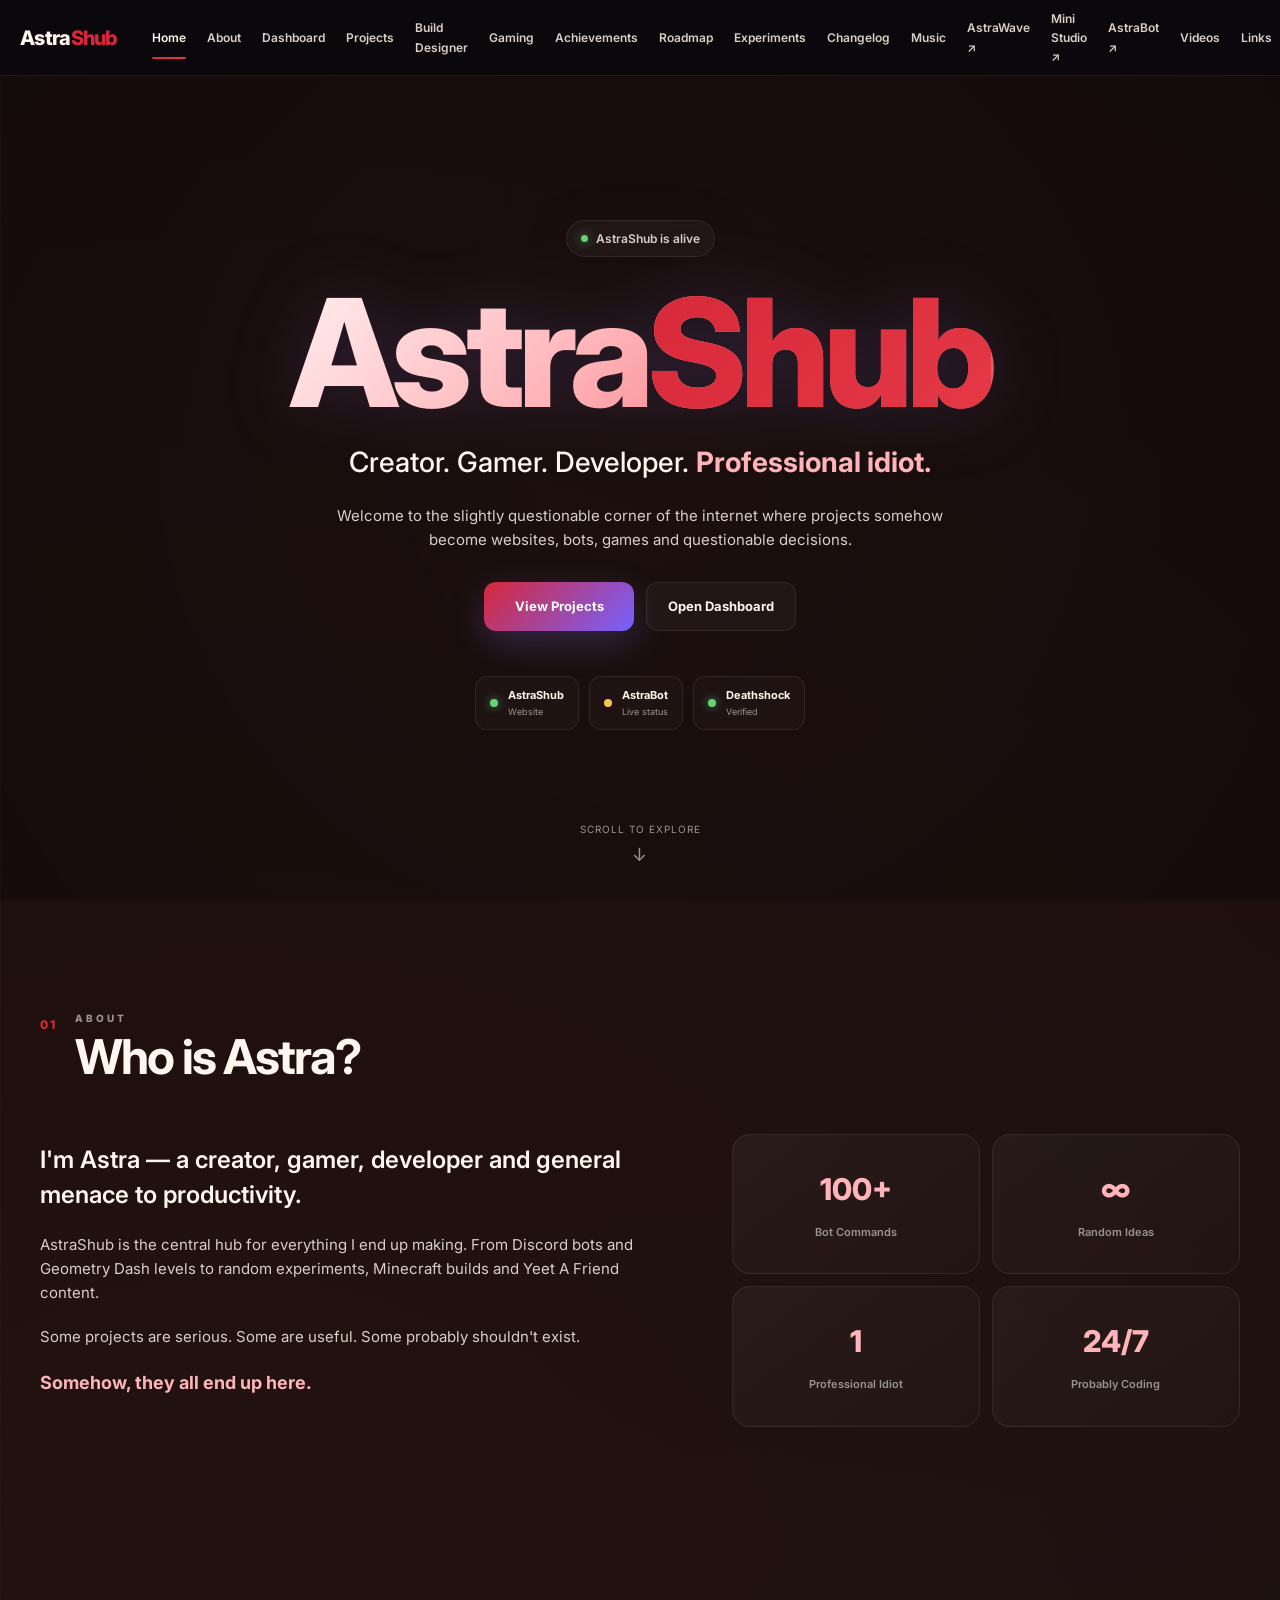
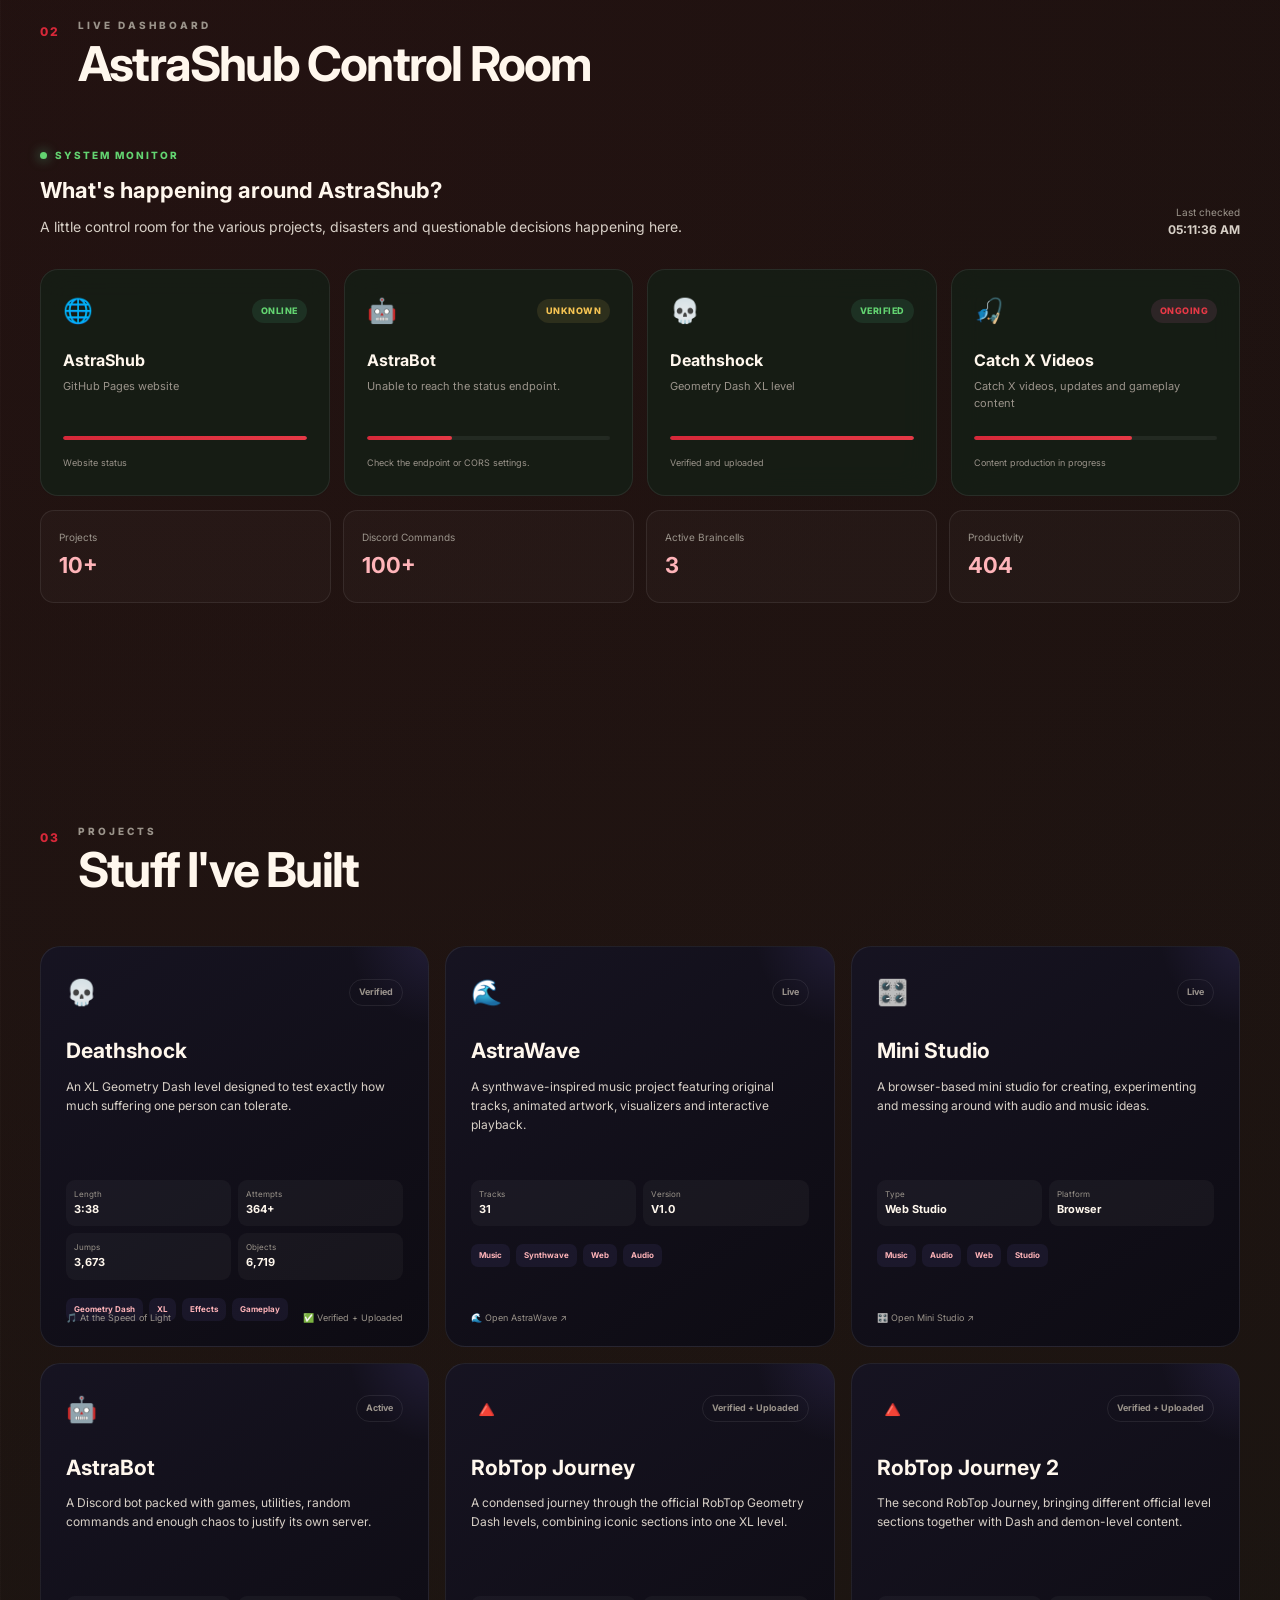
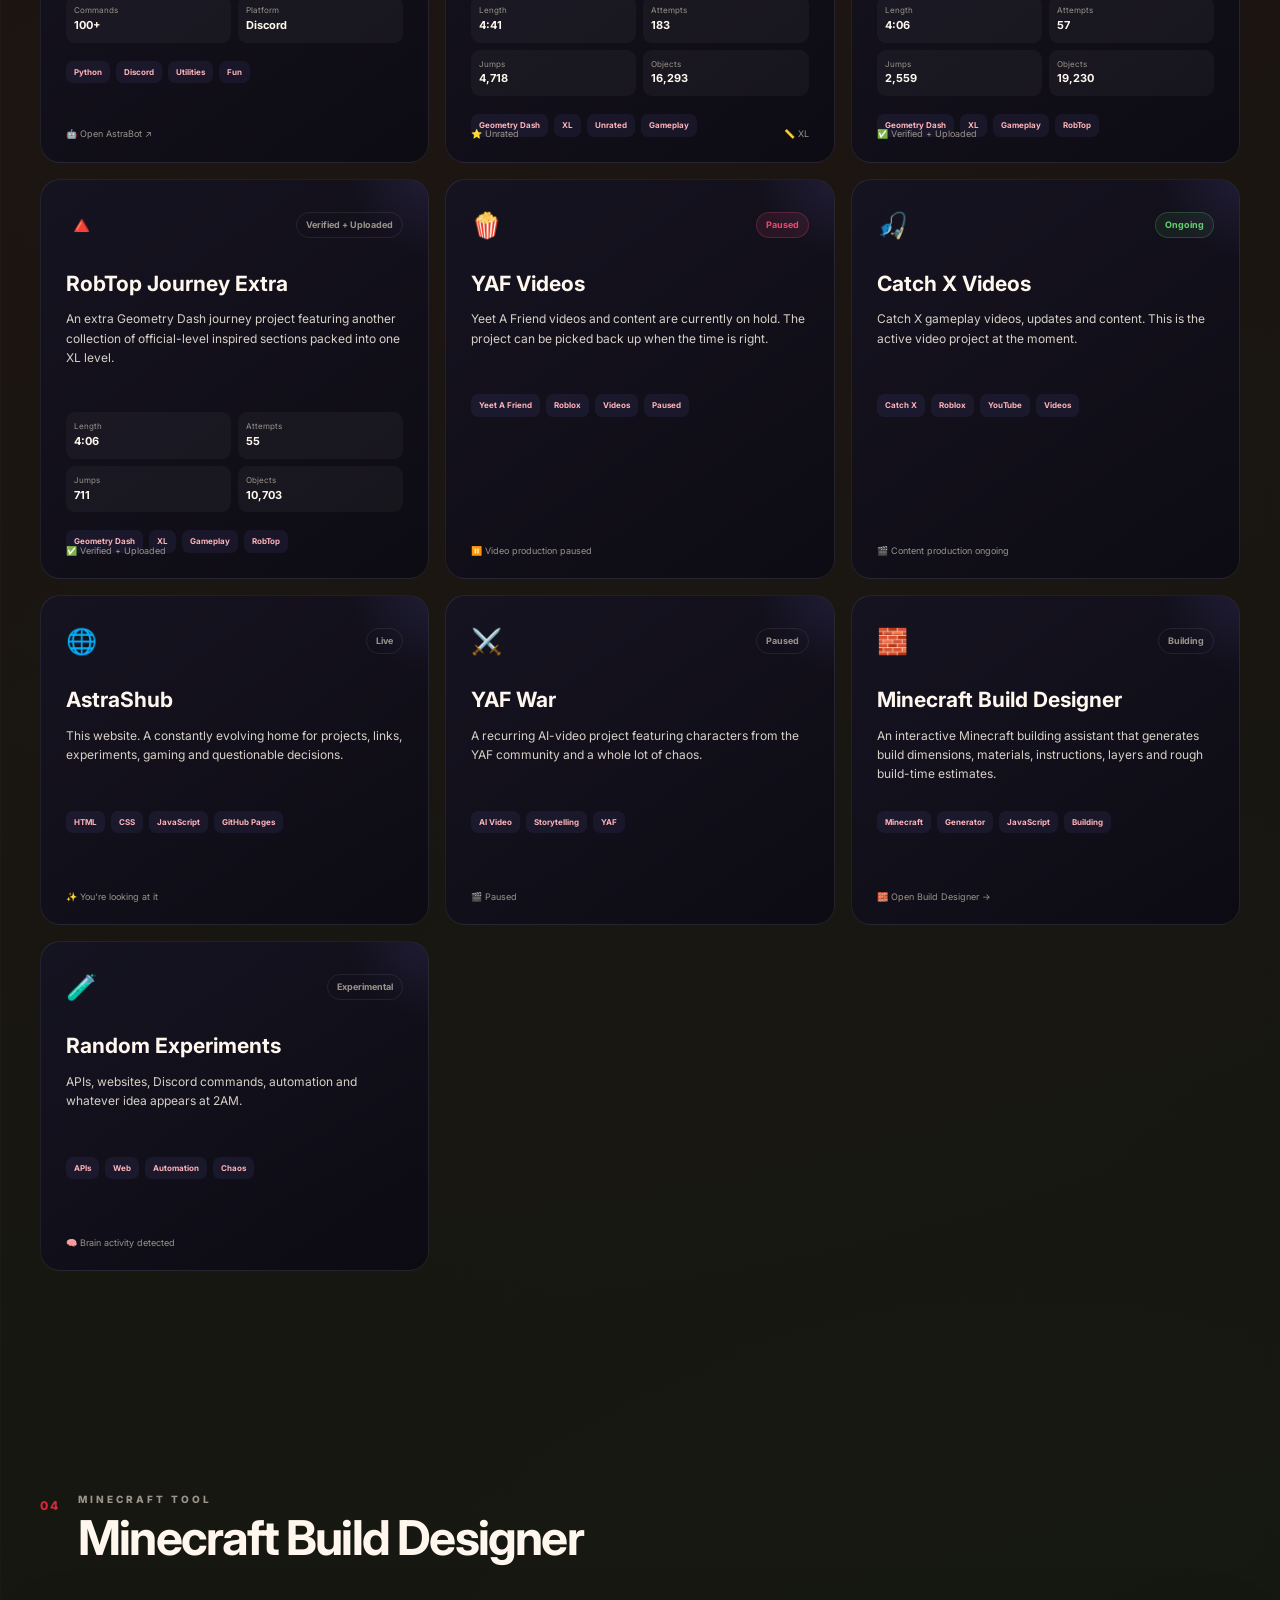
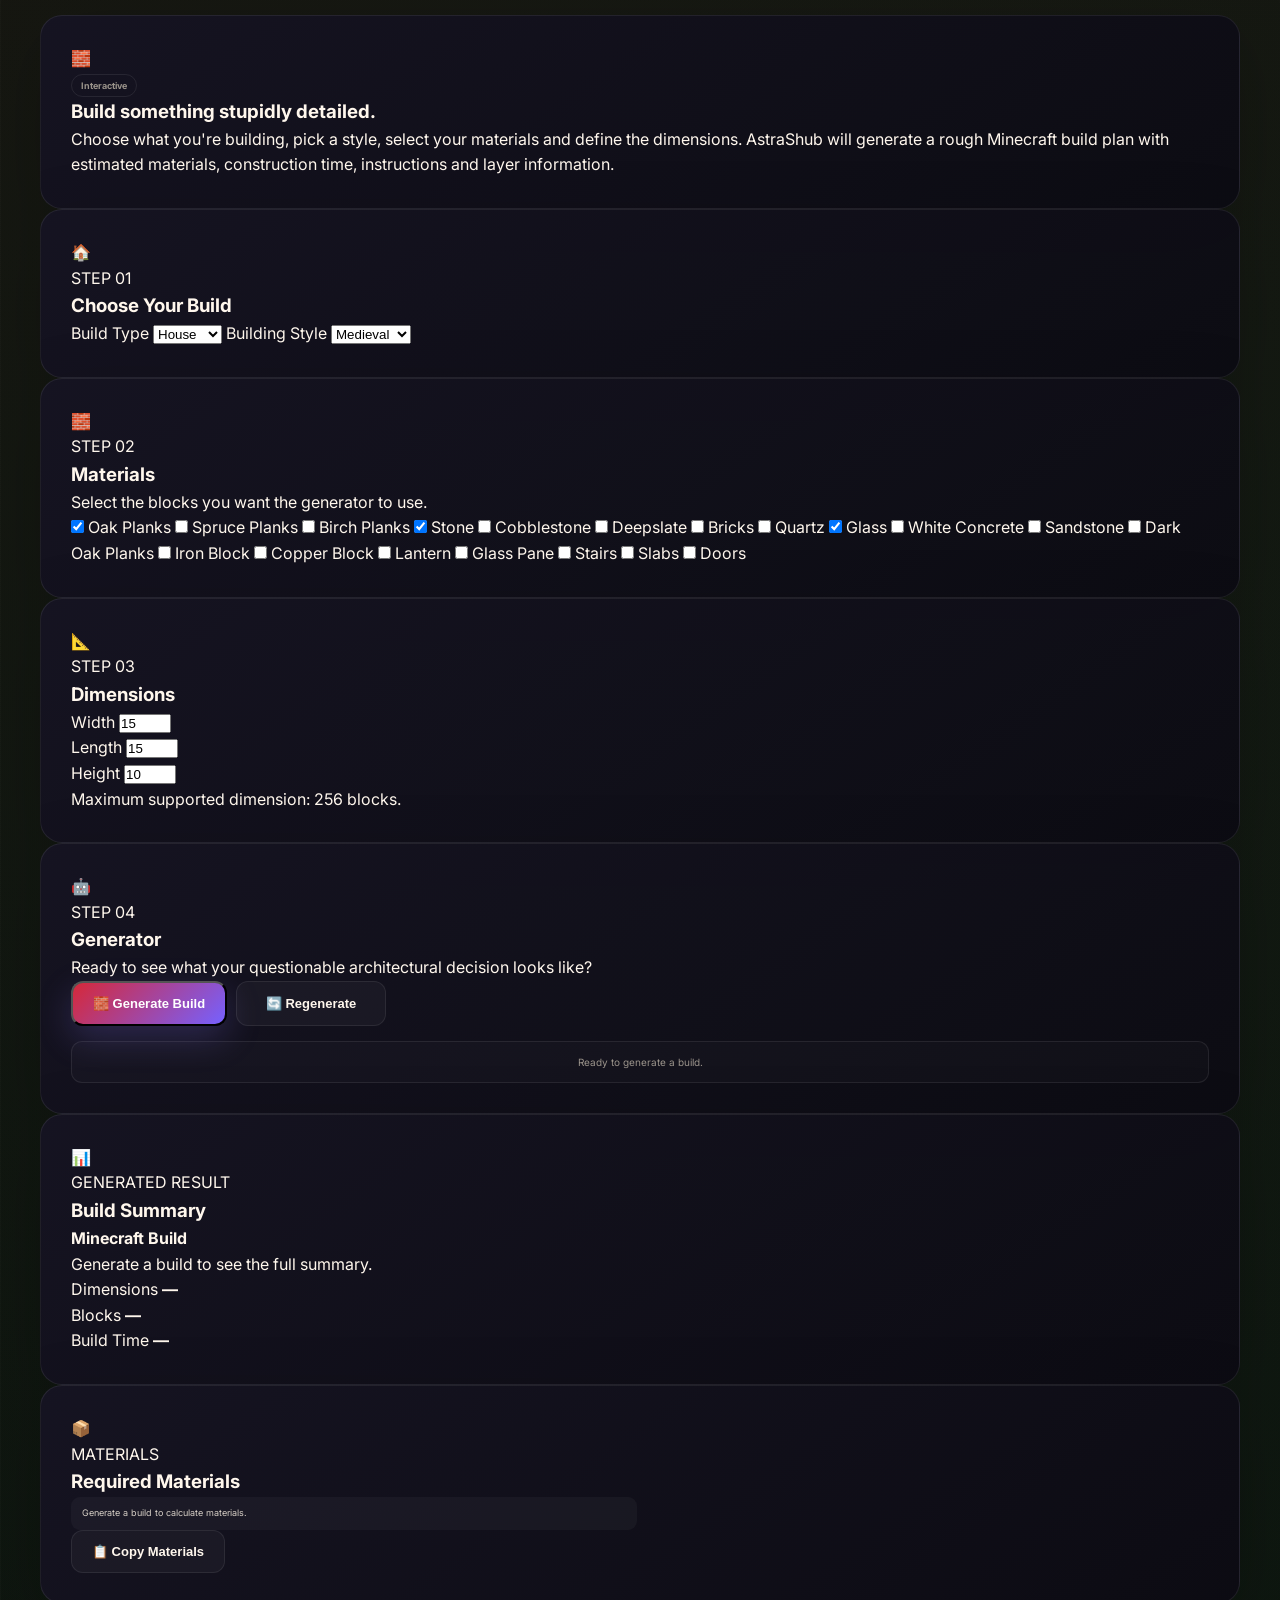
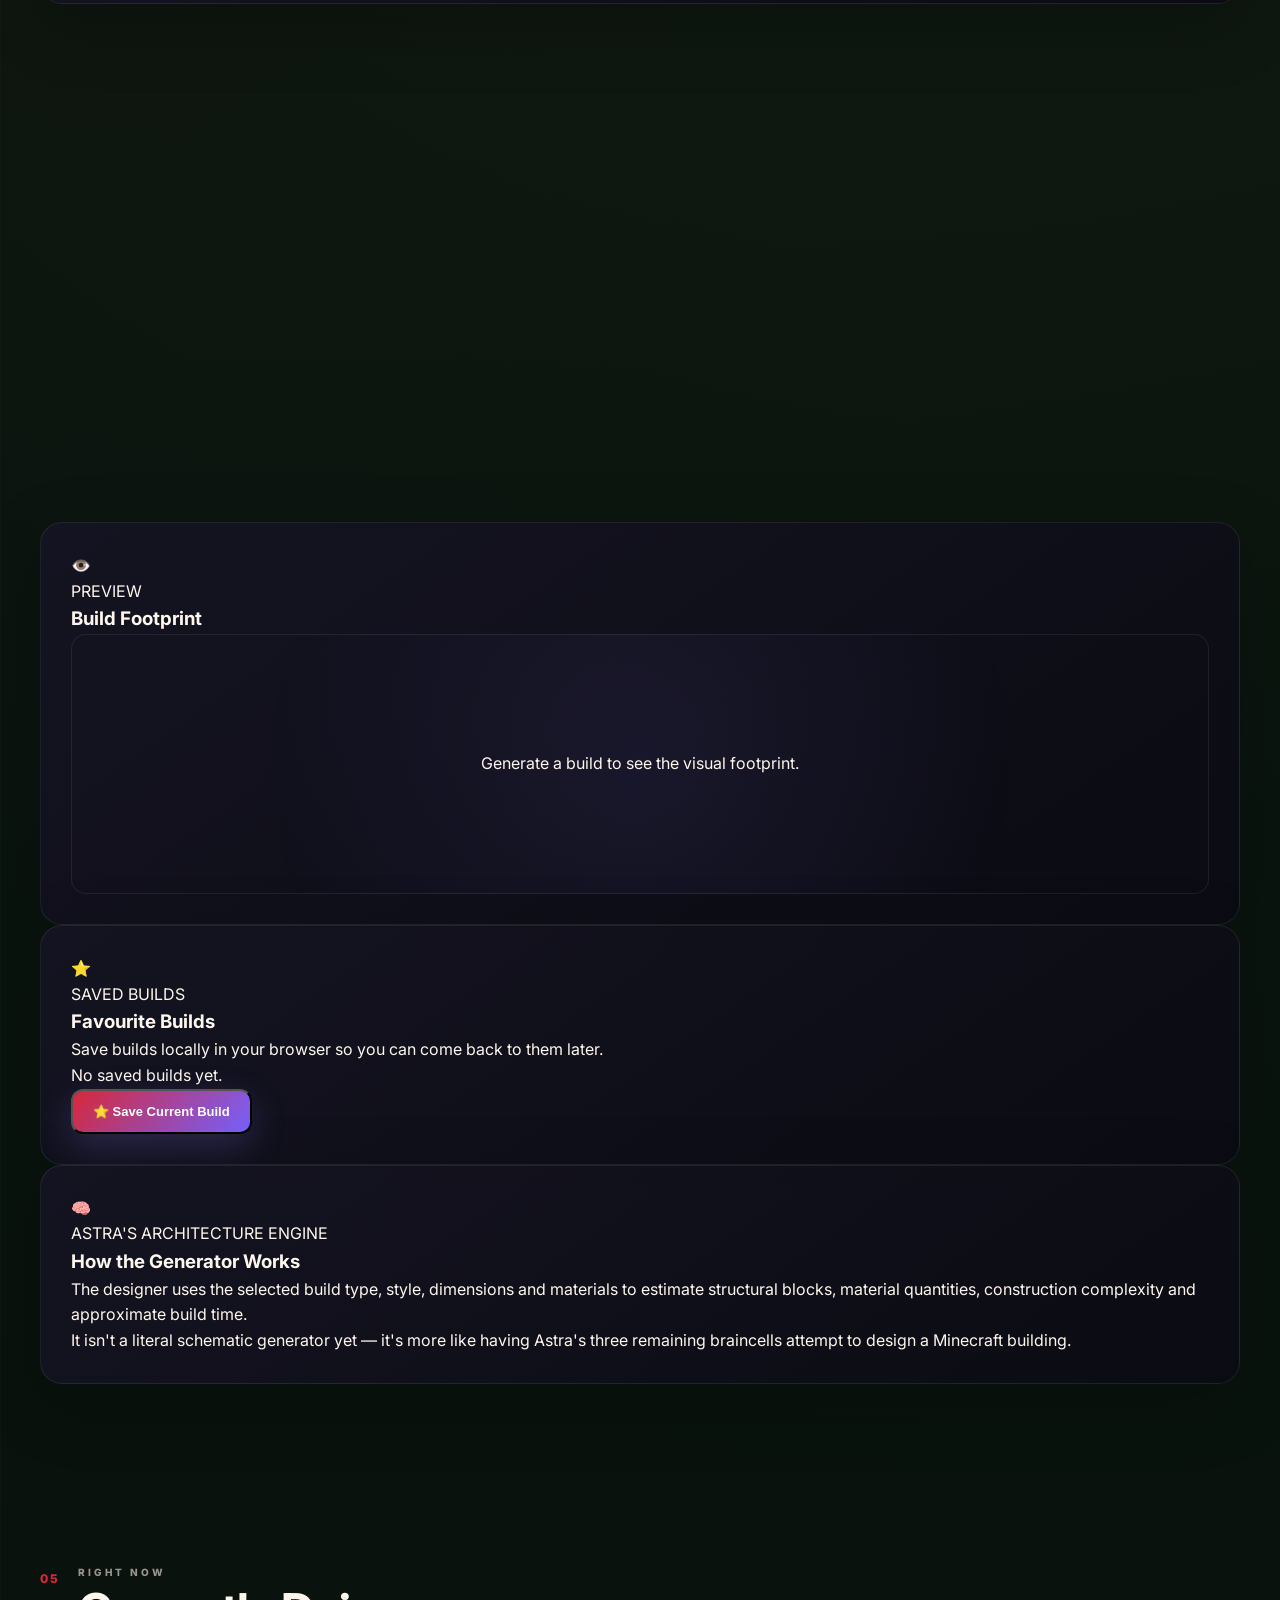
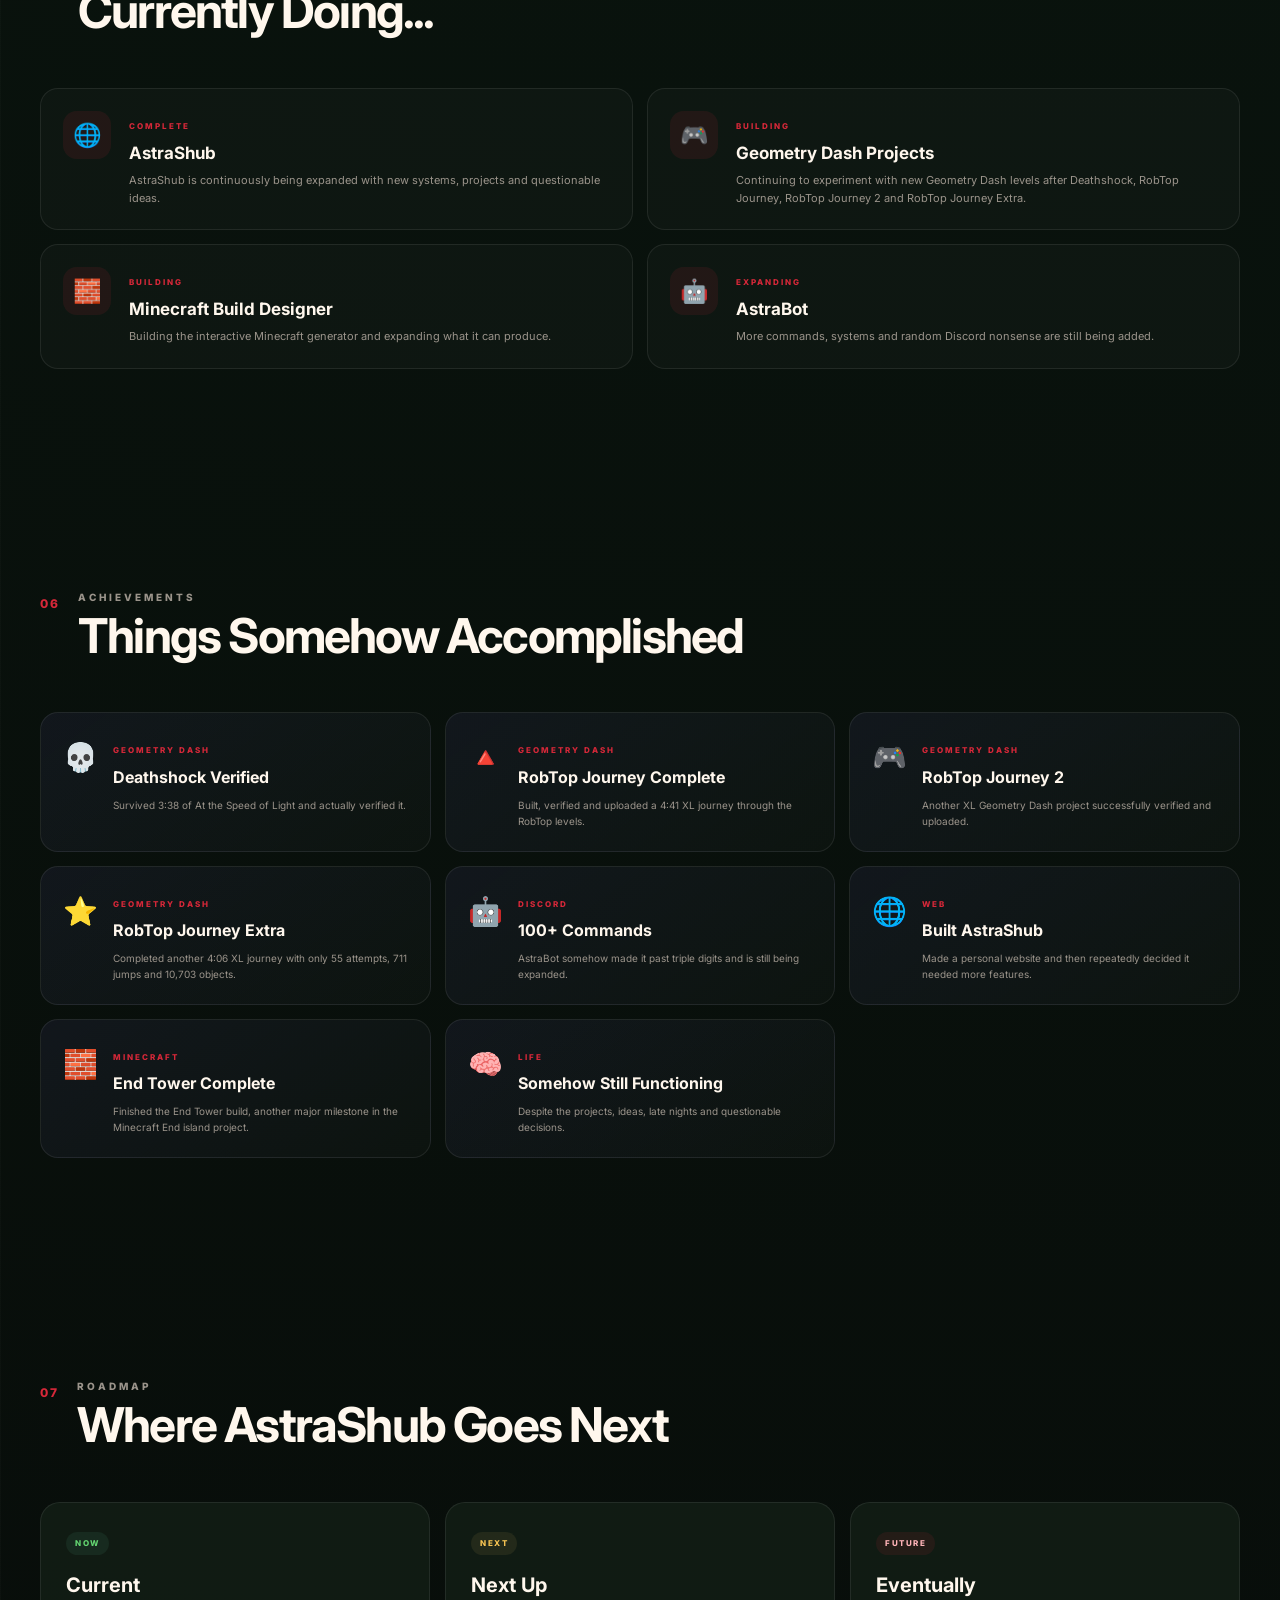
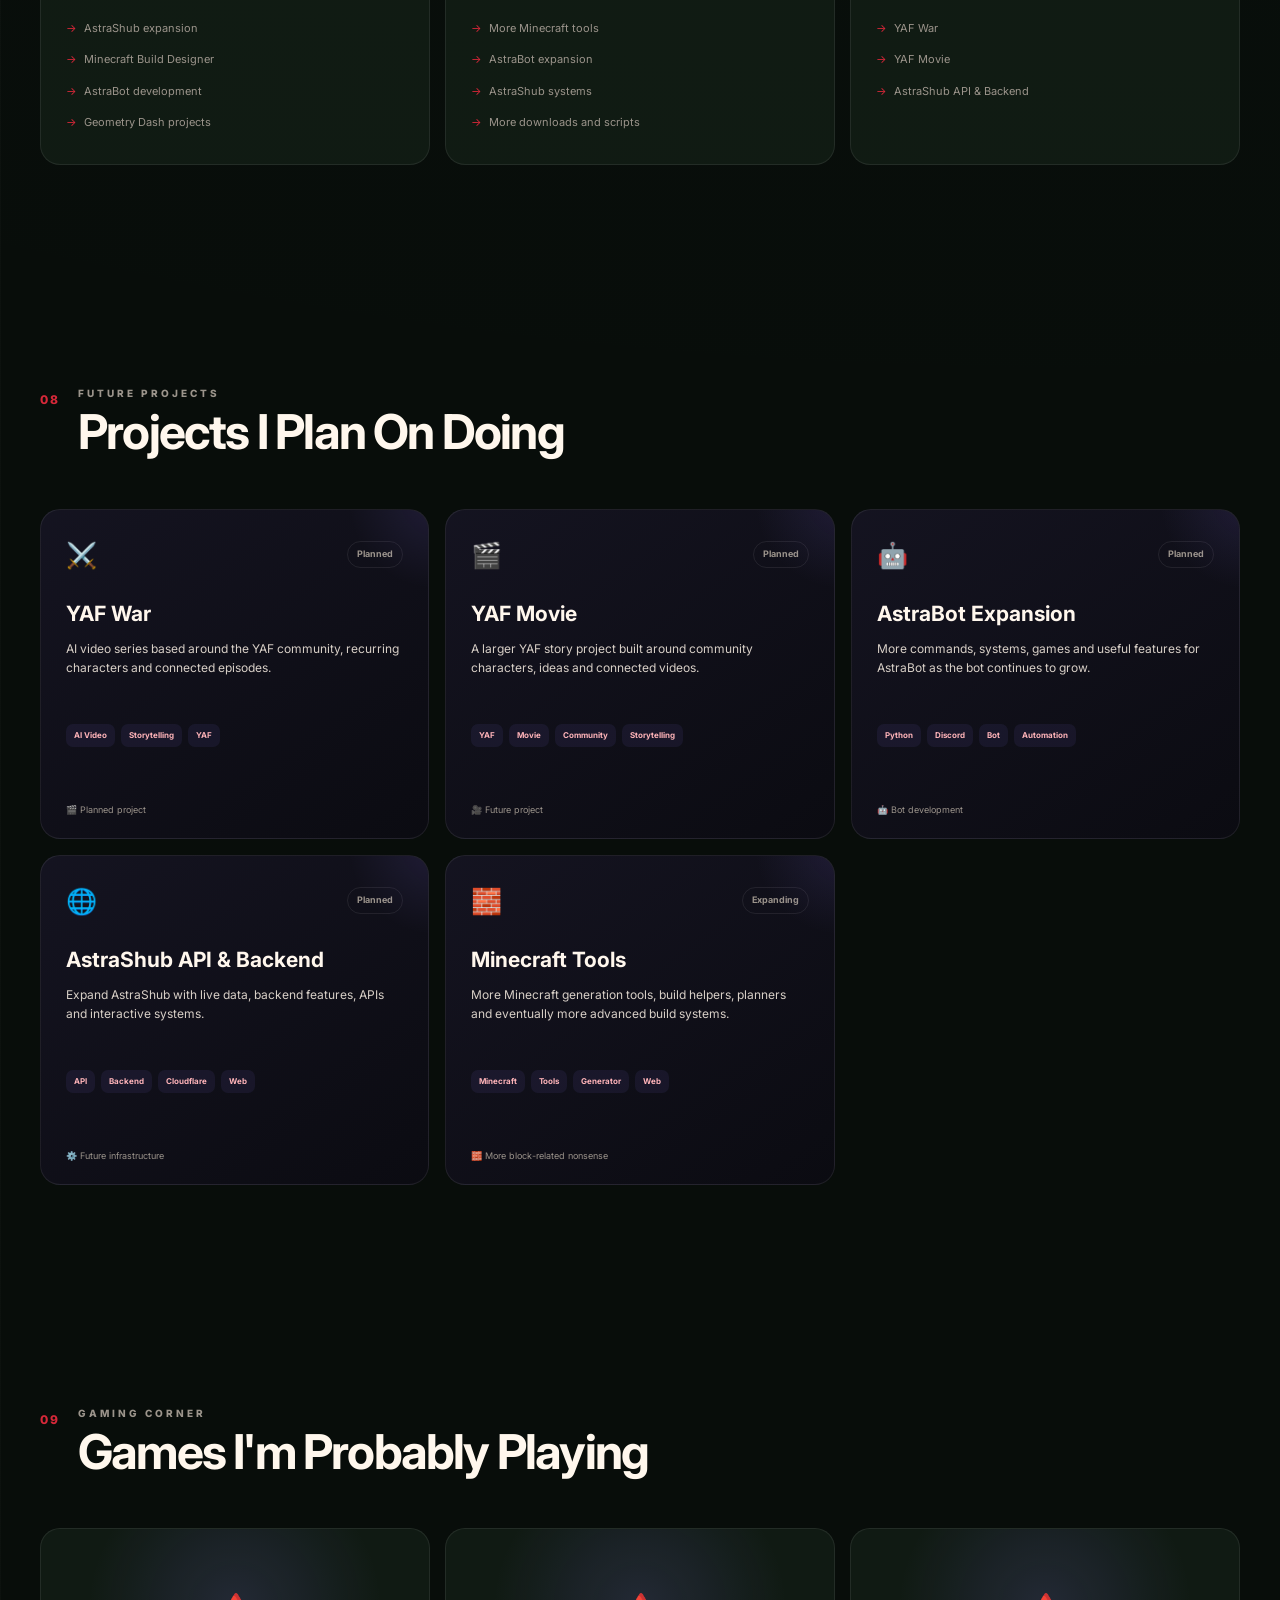
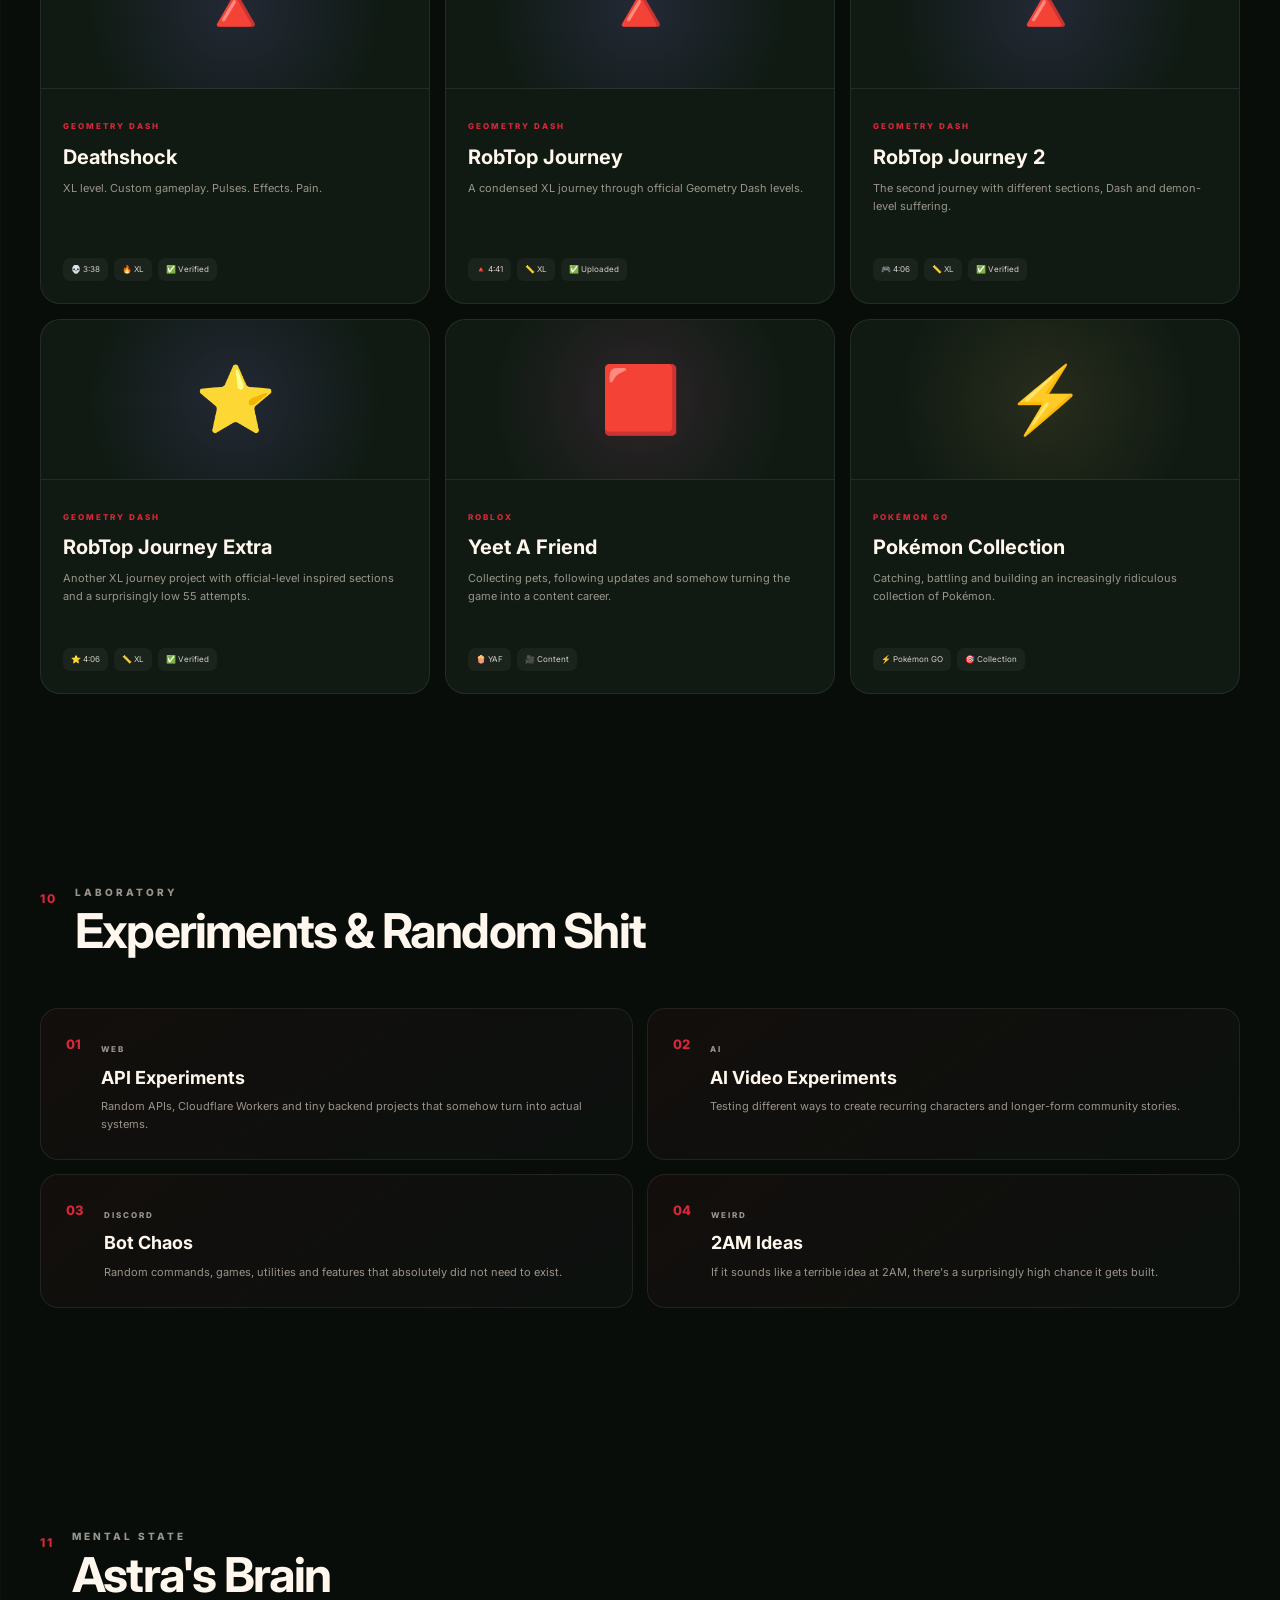
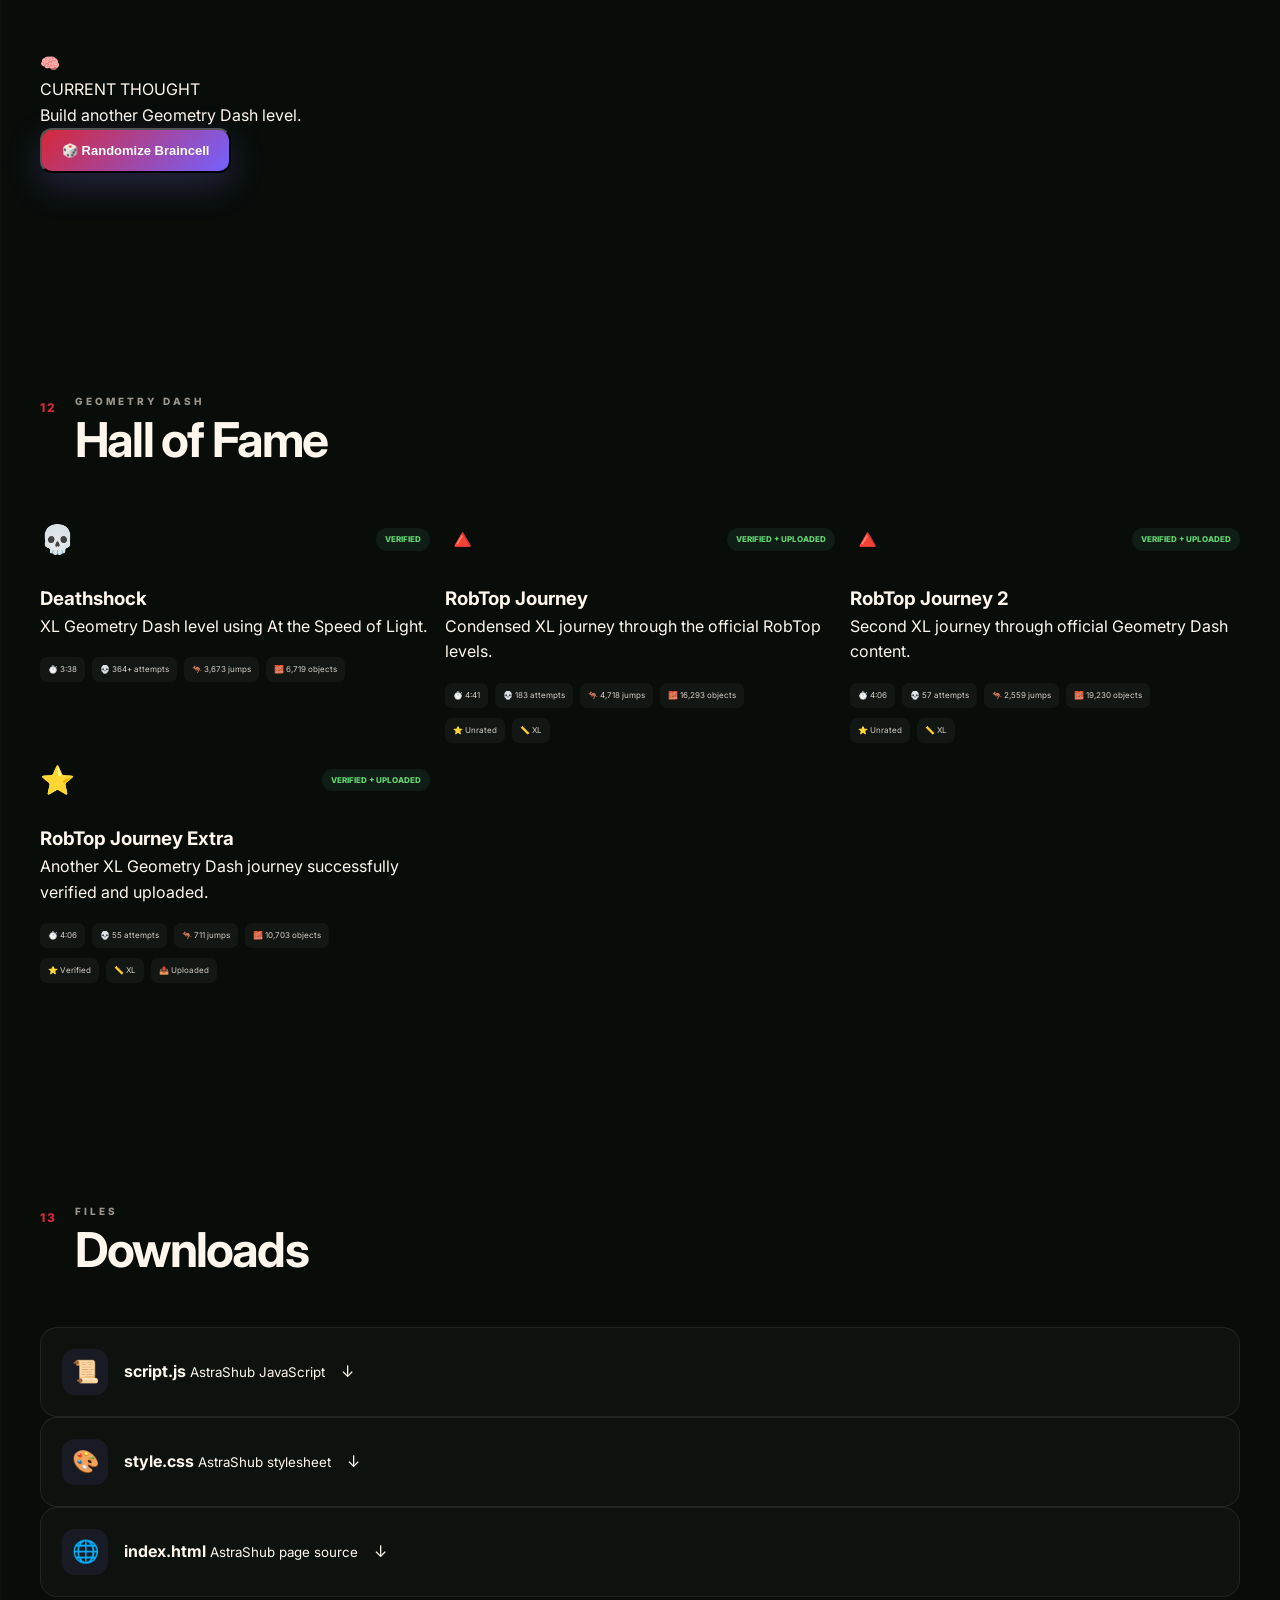
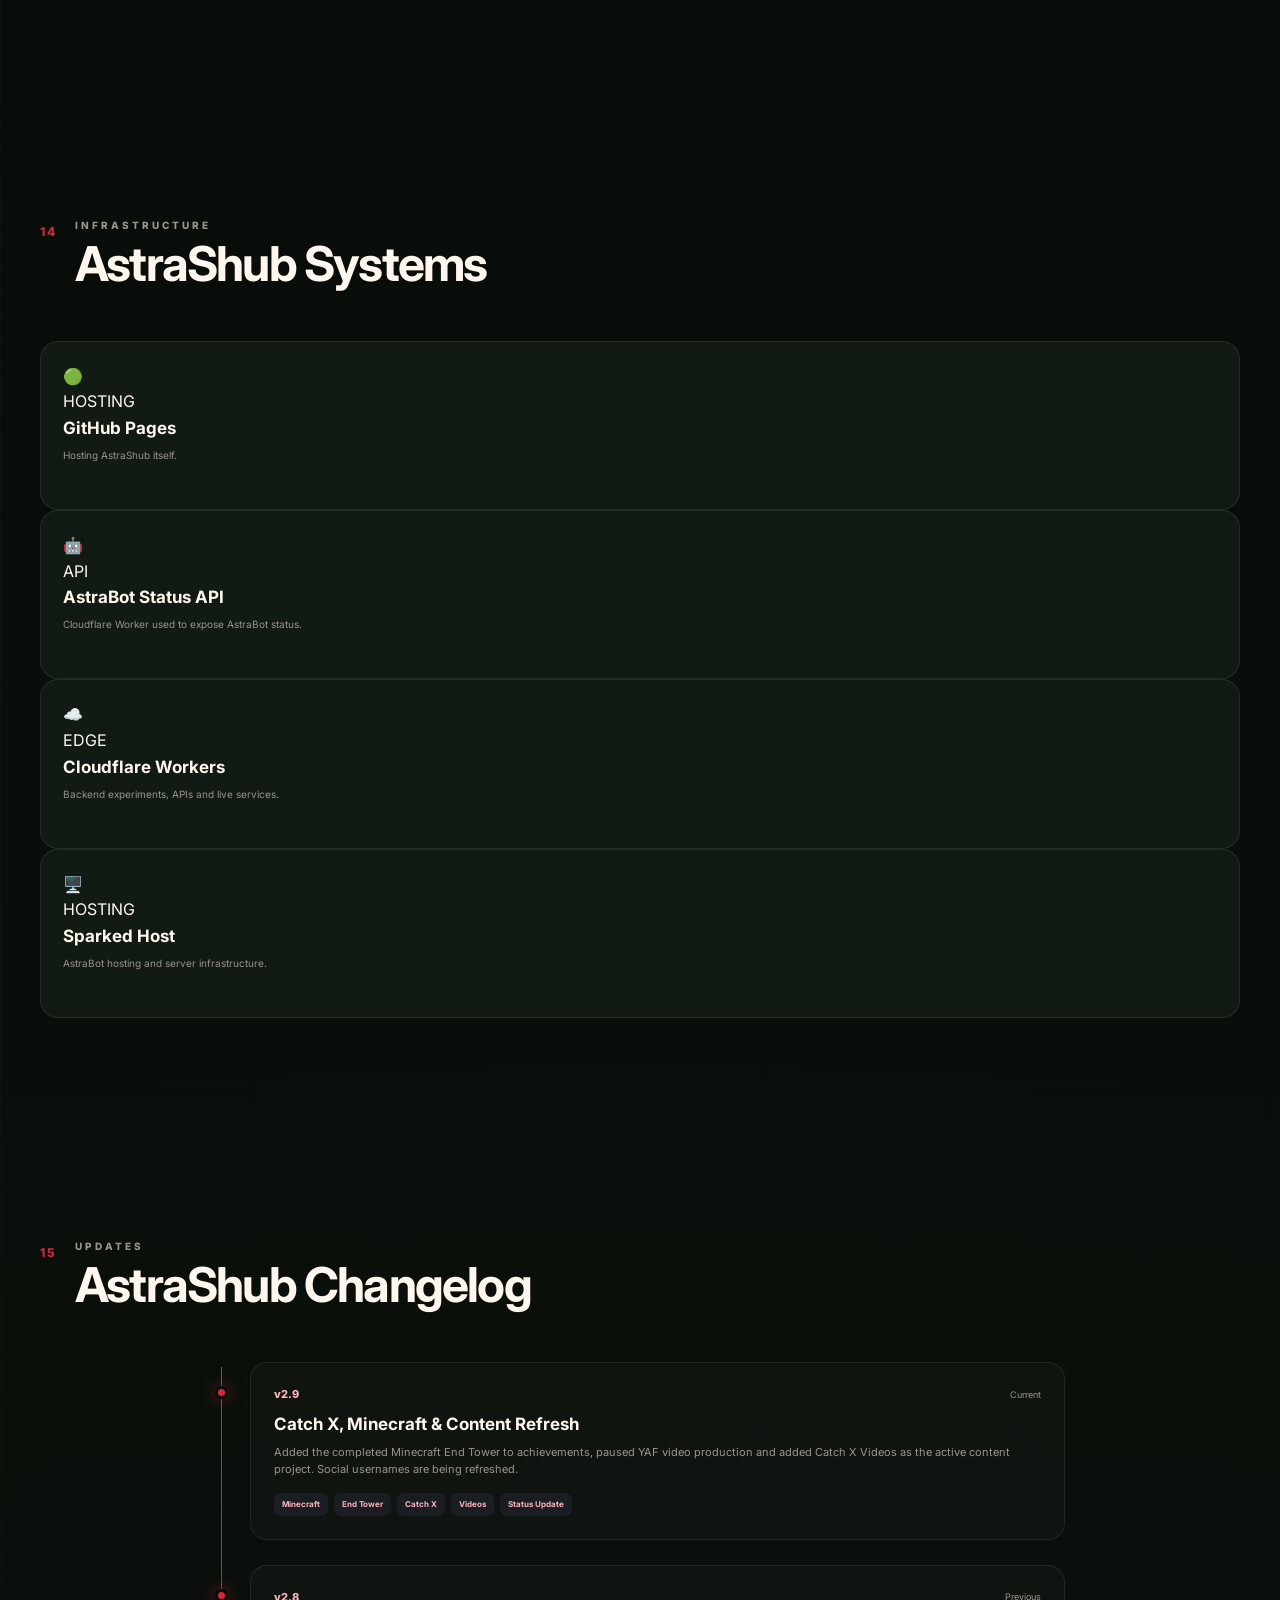
<file: index.html>
<!DOCTYPE html>
<html lang="en">
<head>
    <meta charset="UTF-8">
    <meta name="viewport" content="width=device-width, initial-scale=1.0">

    <meta
        name="description"
        content="AstraShub — Creator. Gamer. Developer. Professional idiot."
    >

    <meta name="theme-color" content="#d62839">

    <title>AstraShub</title>

    <link rel="preconnect" href="https://fonts.googleapis.com">
    <link rel="preconnect" href="https://fonts.gstatic.com" crossorigin>

    <link
        href="https://fonts.googleapis.com/css2?family=Inter:wght@400;500;600;700;800&display=swap"
        rel="stylesheet"
    >

    <link rel="stylesheet" href="style.css">
</head>

<body>

<header id="site-header">

    <nav class="navbar">

        <a href="/" class="nav-logo">
            Astra<span class="logo-accent">Shub</span>
        </a>

        <button
            class="mobile-menu-button"
            id="mobile-menu-button"
            type="button"
            aria-label="Open navigation menu"
            aria-expanded="false"
        >
            <span></span>
            <span></span>
            <span></span>
        </button>

        <div class="nav-links" id="nav-links">

            <a href="#home" class="active">Home</a>
            <a href="#about">About</a>
            <a href="#dashboard">Dashboard</a>
            <a href="#projects">Projects</a>
            <a href="#minecraft-build-designer">Build Designer</a>
            <a href="#gaming">Gaming</a>
            <a href="#achievements">Achievements</a>
            <a href="#roadmap">Roadmap</a>
            <a href="#experiments">Experiments</a>
            <a href="#changelog">Changelog</a>
            <a href="#music">Music</a>
            <a href="https://wave.astrashub.co.uk" target="_blank" rel="noopener noreferrer">AstraWave ↗</a>
            <a href="https://studio.astrashub.co.uk" target="_blank" rel="noopener noreferrer">Mini Studio ↗</a>
            <a href="https://bot.astrashub.co.uk" target="_blank" rel="noopener noreferrer">AstraBot ↗</a>
            <a href="#videos">Videos</a>
            <a href="#links">Links</a>

        </div>

    </nav>

</header>


<main>

<!-- =========================
     HOME
     ========================= -->

<section id="home" class="hero">

    <div class="hero-content">

        <div class="hero-badge">
            <span class="status-dot"></span>
            AstraShub is alive
        </div>

        <h1>
            Astra<span>Shub</span>
        </h1>

        <p class="hero-subtitle">
            Creator. Gamer. Developer.
            <strong>Professional idiot.</strong>
        </p>

        <p class="hero-description">
            Welcome to the slightly questionable corner of the internet
            where projects somehow become websites, bots, games and
            questionable decisions.
        </p>

        <div class="hero-buttons">

            <a href="#projects" class="button primary-button">
                View Projects
            </a>

            <a href="#dashboard" class="button secondary-button">
                Open Dashboard
            </a>

        </div>

        <div class="hero-status-row">

            <div class="hero-status-card">
                <span class="mini-status online"></span>

                <div>
                    <strong>AstraShub</strong>
                    <small>Website</small>
                </div>
            </div>

            <div class="hero-status-card">
                <span class="mini-status unknown"></span>

                <div>
                    <strong>AstraBot</strong>
                    <small>Live status</small>
                </div>
            </div>

            <div class="hero-status-card">
                <span class="mini-status online"></span>

                <div>
                    <strong>Deathshock</strong>
                    <small>Verified</small>
                </div>
            </div>

        </div>

    </div>

    <div class="hero-scroll">
        <span>Scroll to explore</span>
        <span class="scroll-arrow">↓</span>
    </div>

</section>


<!-- =========================
     ABOUT
     ========================= -->

<section id="about" class="section">

    <div class="section-heading">

        <span class="section-number">01</span>

        <div>
            <p class="section-label">ABOUT</p>
            <h2>Who is Astra?</h2>
        </div>

    </div>

    <div class="about-grid">

        <div class="about-text">

            <p class="large-text">
                I'm Astra — a creator, gamer, developer and general
                menace to productivity.
            </p>

            <p>
                AstraShub is the central hub for everything I end up
                making. From Discord bots and Geometry Dash levels to
                random experiments, Minecraft builds and Yeet A Friend
                content.
            </p>

            <p>
                Some projects are serious. Some are useful.
                Some probably shouldn't exist.
            </p>

            <p class="highlight-text">
                Somehow, they all end up here.
            </p>

        </div>

        <div class="stats-grid">

            <div class="stat">
                <span class="stat-number">100+</span>
                <span class="stat-label">Bot Commands</span>
            </div>

            <div class="stat">
                <span class="stat-number">∞</span>
                <span class="stat-label">Random Ideas</span>
            </div>

            <div class="stat">
                <span class="stat-number">1</span>
                <span class="stat-label">Professional Idiot</span>
            </div>

            <div class="stat">
                <span class="stat-number">24/7</span>
                <span class="stat-label">Probably Coding</span>
            </div>

        </div>

    </div>

</section>


<!-- =========================
     DASHBOARD
     ========================= -->

<section id="dashboard" class="section dashboard-section">

    <div class="section-heading">

        <span class="section-number">02</span>

        <div>
            <p class="section-label">LIVE DASHBOARD</p>
            <h2>AstraShub Control Room</h2>
        </div>

    </div>

    <div class="dashboard-top">

        <div class="dashboard-intro">

            <span class="live-label">
                <span class="status-dot"></span>
                SYSTEM MONITOR
            </span>

            <h3>
                What's happening around AstraShub?
            </h3>

            <p>
                A little control room for the various projects,
                disasters and questionable decisions happening here.
            </p>

        </div>

        <div class="last-checked">
            <span>Last checked</span>
            <strong id="last-checked">Waiting...</strong>
        </div>

    </div>

    <div class="status-grid">

        <article class="status-card">

            <div class="status-card-top">

                <div class="status-icon">🌐</div>

                <span class="status-pill online">
                    Online
                </span>

            </div>

            <h3>AstraShub</h3>

            <p>
                GitHub Pages website
            </p>

            <div class="status-bar">
                <span style="width: 100%"></span>
            </div>

            <small>Website status</small>

        </article>


        <article class="status-card" id="astrabot-status-card">

            <div class="status-card-top">

                <div class="status-icon">🤖</div>

                <span
                    class="status-pill unknown"
                    id="astrabot-status-pill"
                >
                    Checking
                </span>

            </div>

            <h3>AstraBot</h3>

            <p id="astrabot-status-text">
                Live status endpoint not configured.
            </p>

            <div class="status-bar">
                <span id="astrabot-status-bar"></span>
            </div>

            <small id="astrabot-status-detail">
                Configure the endpoint in script.js
            </small>

        </article>


        <article class="status-card">

            <div class="status-card-top">

                <div class="status-icon">💀</div>

                <span class="status-pill online">
                    Verified
                </span>

            </div>

            <h3>Deathshock</h3>

            <p>
                Geometry Dash XL level
            </p>

            <div class="status-bar">
                <span style="width: 100%"></span>
            </div>

            <small>
                Verified and uploaded
            </small>

        </article>


        <article class="status-card">

            <div class="status-card-top">

                <div class="status-icon">🎣</div>

                <span class="status-pill ongoing">
                    Ongoing
                </span>

            </div>

            <h3>Catch X Videos</h3>

            <p>
                Catch X videos, updates and gameplay content
            </p>

            <div class="status-bar">
                <span style="width: 65%"></span>
            </div>

            <small>
                Content production in progress
            </small>

        </article>

    </div>

    <div class="dashboard-metrics">

        <div class="metric-card">
            <span>Projects</span>
            <strong>10+</strong>
        </div>

        <div class="metric-card">
            <span>Discord Commands</span>
            <strong>100+</strong>
        </div>

        <div class="metric-card">
            <span>Active Braincells</span>
            <strong>3</strong>
        </div>

        <div class="metric-card">
            <span>Productivity</span>
            <strong>404</strong>
        </div>

    </div>

</section>


<!-- =========================
     PROJECTS
     ========================= -->

<section id="projects" class="section">

    <div class="section-heading">

        <span class="section-number">03</span>

        <div>
            <p class="section-label">PROJECTS</p>
            <h2>Stuff I've Built</h2>
        </div>

    </div>

    <div class="projects-grid">

        <article class="project-card featured-project">

            <div class="project-card-header">
                <span class="project-icon">💀</span>

                <span class="project-status">
                    Verified
                </span>
            </div>

            <h3>Deathshock</h3>

            <p>
                An XL Geometry Dash level designed to test exactly
                how much suffering one person can tolerate.
            </p>

            <div class="project-stats">

                <div>
                    <span>Length</span>
                    <strong>3:38</strong>
                </div>

                <div>
                    <span>Attempts</span>
                    <strong>364+</strong>
                </div>

                <div>
                    <span>Jumps</span>
                    <strong>3,673</strong>
                </div>

                <div>
                    <span>Objects</span>
                    <strong>6,719</strong>
                </div>

            </div>

            <div class="project-tags">
                <span>Geometry Dash</span>
                <span>XL</span>
                <span>Effects</span>
                <span>Gameplay</span>
            </div>

            <div class="project-footer">
                <span>🎵 At the Speed of Light</span>
                <span>✅ Verified + Uploaded</span>
            </div>

        </article>


        <article class="project-card">

            <div class="project-card-header">
                <span class="project-icon">🌊</span>

                <span class="project-status">
                    Live
                </span>
            </div>

            <h3>AstraWave</h3>

            <p>
                A synthwave-inspired music project featuring original
                tracks, animated artwork, visualizers and interactive
                playback.
            </p>

            <div class="project-stats">

                <div>
                    <span>Tracks</span>
                    <strong>31</strong>
                </div>

                <div>
                    <span>Version</span>
                    <strong>V1.0</strong>
                </div>

            </div>

            <div class="project-tags">
                <span>Music</span>
                <span>Synthwave</span>
                <span>Web</span>
                <span>Audio</span>
            </div>

            <div class="project-footer">
                <a
                    href="https://wave.astrashub.co.uk"
                    target="_blank"
                    rel="noopener noreferrer"
                >
                    🌊 Open AstraWave ↗
                </a>
            </div>

        </article>


        <article class="project-card">

            <div class="project-card-header">
                <span class="project-icon">🎛️</span>

                <span class="project-status">
                    Live
                </span>
            </div>

            <h3>Mini Studio</h3>

            <p>
                A browser-based mini studio for creating, experimenting
                and messing around with audio and music ideas.
            </p>

            <div class="project-stats">

                <div>
                    <span>Type</span>
                    <strong>Web Studio</strong>
                </div>

                <div>
                    <span>Platform</span>
                    <strong>Browser</strong>
                </div>

            </div>

            <div class="project-tags">
                <span>Music</span>
                <span>Audio</span>
                <span>Web</span>
                <span>Studio</span>
            </div>

            <div class="project-footer">
                <a
                    href="https://studio.astrashub.co.uk"
                    target="_blank"
                    rel="noopener noreferrer"
                >
                    🎛️ Open Mini Studio ↗
                </a>
            </div>

        </article>


        <article class="project-card">

            <div class="project-card-header">
                <span class="project-icon">🤖</span>

                <span class="project-status">
                    Active
                </span>
            </div>

            <h3>AstraBot</h3>

            <p>
                A Discord bot packed with games, utilities, random
                commands and enough chaos to justify its own server.
            </p>

            <div class="project-stats">

                <div>
                    <span>Commands</span>
                    <strong>100+</strong>
                </div>

                <div>
                    <span>Platform</span>
                    <strong>Discord</strong>
                </div>

            </div>

            <div class="project-tags">
                <span>Python</span>
                <span>Discord</span>
                <span>Utilities</span>
                <span>Fun</span>
            </div>

            <div class="project-footer">
                <a
                    href="https://bot.astrashub.co.uk"
                    target="_blank"
                    rel="noopener noreferrer"
                >
                    🤖 Open AstraBot ↗
                </a>
            </div>

        </article>


        <article class="project-card">

            <div class="project-card-header">
                <span class="project-icon">🔺</span>

                <span class="project-status">
                    Verified + Uploaded
                </span>
            </div>

            <h3>RobTop Journey</h3>

            <p>
                A condensed journey through the official RobTop
                Geometry Dash levels, combining iconic sections
                into one XL level.
            </p>

            <div class="project-stats">

                <div>
                    <span>Length</span>
                    <strong>4:41</strong>
                </div>

                <div>
                    <span>Attempts</span>
                    <strong>183</strong>
                </div>

                <div>
                    <span>Jumps</span>
                    <strong>4,718</strong>
                </div>

                <div>
                    <span>Objects</span>
                    <strong>16,293</strong>
                </div>

            </div>

            <div class="project-tags">
                <span>Geometry Dash</span>
                <span>XL</span>
                <span>Unrated</span>
                <span>Gameplay</span>
            </div>

            <div class="project-footer">
                <span>⭐ Unrated</span>
                <span>📏 XL</span>
            </div>

        </article>


        <article class="project-card">

            <div class="project-card-header">
                <span class="project-icon">🔺</span>

                <span class="project-status">
                    Verified + Uploaded
                </span>
            </div>

            <h3>RobTop Journey 2</h3>

            <p>
                The second RobTop Journey, bringing different official
                level sections together with Dash and demon-level content.
            </p>

            <div class="project-stats">

                <div>
                    <span>Length</span>
                    <strong>4:06</strong>
                </div>

                <div>
                    <span>Attempts</span>
                    <strong>57</strong>
                </div>

                <div>
                    <span>Jumps</span>
                    <strong>2,559</strong>
                </div>

                <div>
                    <span>Objects</span>
                    <strong>19,230</strong>
                </div>

            </div>

            <div class="project-tags">
                <span>Geometry Dash</span>
                <span>XL</span>
                <span>Gameplay</span>
                <span>RobTop</span>
            </div>

            <div class="project-footer">
                <span>✅ Verified + Uploaded</span>
            </div>

        </article>


        <article class="project-card">

            <div class="project-card-header">
                <span class="project-icon">🔺</span>

                <span class="project-status">
                    Verified + Uploaded
                </span>
            </div>

            <h3>RobTop Journey Extra</h3>

            <p>
                An extra Geometry Dash journey project featuring
                another collection of official-level inspired sections
                packed into one XL level.
            </p>

            <div class="project-stats">

                <div>
                    <span>Length</span>
                    <strong>4:06</strong>
                </div>

                <div>
                    <span>Attempts</span>
                    <strong>55</strong>
                </div>

                <div>
                    <span>Jumps</span>
                    <strong>711</strong>
                </div>

                <div>
                    <span>Objects</span>
                    <strong>10,703</strong>
                </div>

            </div>

            <div class="project-tags">
                <span>Geometry Dash</span>
                <span>XL</span>
                <span>Gameplay</span>
                <span>RobTop</span>
            </div>

            <div class="project-footer">
                <span>✅ Verified + Uploaded</span>
            </div>

        </article>


        <article class="project-card">

            <div class="project-card-header">
                <span class="project-icon">🍿</span>

                <span class="project-status paused">
                    Paused
                </span>
            </div>

            <h3>YAF Videos</h3>

            <p>
                Yeet A Friend videos and content are currently on hold.
                The project can be picked back up when the time is right.
            </p>

            <div class="project-tags">
                <span>Yeet A Friend</span>
                <span>Roblox</span>
                <span>Videos</span>
                <span>Paused</span>
            </div>

            <div class="project-footer">
                <span>⏸️ Video production paused</span>
            </div>

        </article>


        <article class="project-card">

            <div class="project-card-header">
                <span class="project-icon">🎣</span>

                <span class="project-status ongoing">
                    Ongoing
                </span>
            </div>

            <h3>Catch X Videos</h3>

            <p>
                Catch X gameplay videos, updates and content.
                This is the active video project at the moment.
            </p>

            <div class="project-tags">
                <span>Catch X</span>
                <span>Roblox</span>
                <span>YouTube</span>
                <span>Videos</span>
            </div>

            <div class="project-footer">
                <span>🎬 Content production ongoing</span>
            </div>

        </article>


        <article class="project-card">

            <div class="project-card-header">
                <span class="project-icon">🌐</span>

                <span class="project-status">
                    Live
                </span>
            </div>

            <h3>AstraShub</h3>

            <p>
                This website. A constantly evolving home for projects,
                links, experiments, gaming and questionable decisions.
            </p>

            <div class="project-tags">
                <span>HTML</span>
                <span>CSS</span>
                <span>JavaScript</span>
                <span>GitHub Pages</span>
            </div>

            <div class="project-footer">
                <span>✨ You're looking at it</span>
            </div>

        </article>


        <article class="project-card">

            <div class="project-card-header">
                <span class="project-icon">⚔️</span>

                <span class="project-status">
                    Paused
                </span>
            </div>

            <h3>YAF War</h3>

            <p>
                A recurring AI-video project featuring characters
                from the YAF community and a whole lot of chaos.
            </p>

            <div class="project-tags">
                <span>AI Video</span>
                <span>Storytelling</span>
                <span>YAF</span>
            </div>

            <div class="project-footer">
                <span>🎬 Paused</span>
            </div>

        </article>


        <article class="project-card">

            <div class="project-card-header">
                <span class="project-icon">🧱</span>

                <span class="project-status">
                    Building
                </span>
            </div>

            <h3>Minecraft Build Designer</h3>

            <p>
                An interactive Minecraft building assistant that
                generates build dimensions, materials, instructions,
                layers and rough build-time estimates.
            </p>

            <div class="project-tags">
                <span>Minecraft</span>
                <span>Generator</span>
                <span>JavaScript</span>
                <span>Building</span>
            </div>

            <div class="project-footer">
                <a href="#minecraft-build-designer">
                    🧱 Open Build Designer →
                </a>
            </div>

        </article>


        <article class="project-card">

            <div class="project-card-header">
                <span class="project-icon">🧪</span>

                <span class="project-status">
                    Experimental
                </span>
            </div>

            <h3>Random Experiments</h3>

            <p>
                APIs, websites, Discord commands, automation and
                whatever idea appears at 2AM.
            </p>

            <div class="project-tags">
                <span>APIs</span>
                <span>Web</span>
                <span>Automation</span>
                <span>Chaos</span>
            </div>

            <div class="project-footer">
                <span>🧠 Brain activity detected</span>
            </div>

        </article>

    </div>

</section>


<!-- =========================
     MINECRAFT BUILD DESIGNER
     ========================= -->

<section
    id="minecraft-build-designer"
    class="section minecraft-builder-section"
>

    <div class="section-heading">

        <span class="section-number">04</span>

        <div>
            <p class="section-label">MINECRAFT TOOL</p>
            <h2>Minecraft Build Designer</h2>
        </div>

    </div>


    <div class="minecraft-designer">


        <div class="minecraft-build-card minecraft-designer-intro">

            <div class="minecraft-card-icon">
                🧱
            </div>

            <div>

                <span class="project-status">
                    Interactive
                </span>

                <h3>
                    Build something stupidly detailed.
                </h3>

                <p>
                    Choose what you're building, pick a style,
                    select your materials and define the dimensions.
                    AstraShub will generate a rough Minecraft build plan
                    with estimated materials, construction time,
                    instructions and layer information.
                </p>

            </div>

        </div>


        <div class="minecraft-builder-grid">


            <article class="minecraft-build-card">

                <div class="minecraft-card-header">

                    <span class="minecraft-card-icon">
                        🏠
                    </span>

                    <div>
                        <span class="minecraft-card-label">
                            STEP 01
                        </span>

                        <h3>
                            Choose Your Build
                        </h3>
                    </div>

                </div>


                <label for="minecraft-build-type">
                    Build Type
                </label>

                <select id="minecraft-build-type">

                    <option value="House">
                        House
                    </option>

                    <option value="Castle">
                        Castle
                    </option>

                    <option value="Tower">
                        Tower
                    </option>

                    <option value="Bridge">
                        Bridge
                    </option>

                    <option value="Factory">
                        Factory
                    </option>

                    <option value="Farm">
                        Farm
                    </option>

                    <option value="Storage">
                        Storage
                    </option>

                    <option value="Custom">
                        Custom
                    </option>

                </select>


                <label for="minecraft-build-style">
                    Building Style
                </label>

                <select id="minecraft-build-style">

                    <option value="Medieval">
                        Medieval
                    </option>

                    <option value="Modern">
                        Modern
                    </option>

                    <option value="Rustic">
                        Rustic
                    </option>

                    <option value="Fantasy">
                        Fantasy
                    </option>

                    <option value="Industrial">
                        Industrial
                    </option>

                    <option value="Futuristic">
                        Futuristic
                    </option>

                    <option value="Japanese">
                        Japanese
                    </option>

                </select>

            </article>


            <article class="minecraft-build-card">

                <div class="minecraft-card-header">

                    <span class="minecraft-card-icon">
                        🧱
                    </span>

                    <div>
                        <span class="minecraft-card-label">
                            STEP 02
                        </span>

                        <h3>
                            Materials
                        </h3>
                    </div>

                </div>


                <p class="minecraft-help-text">
                    Select the blocks you want the generator to use.
                </p>


                <div class="minecraft-material-options">

                    <label class="minecraft-material-option">
                        <input type="checkbox" data-material="oak" checked>
                        <span>Oak Planks</span>
                    </label>

                    <label class="minecraft-material-option">
                        <input type="checkbox" data-material="spruce">
                        <span>Spruce Planks</span>
                    </label>

                    <label class="minecraft-material-option">
                        <input type="checkbox" data-material="birch">
                        <span>Birch Planks</span>
                    </label>

                    <label class="minecraft-material-option">
                        <input type="checkbox" data-material="stone" checked>
                        <span>Stone</span>
                    </label>

                    <label class="minecraft-material-option">
                        <input type="checkbox" data-material="cobblestone">
                        <span>Cobblestone</span>
                    </label>

                    <label class="minecraft-material-option">
                        <input type="checkbox" data-material="deepslate">
                        <span>Deepslate</span>
                    </label>

                    <label class="minecraft-material-option">
                        <input type="checkbox" data-material="bricks">
                        <span>Bricks</span>
                    </label>

                    <label class="minecraft-material-option">
                        <input type="checkbox" data-material="quartz">
                        <span>Quartz</span>
                    </label>

                    <label class="minecraft-material-option">
                        <input type="checkbox" data-material="glass" checked>
                        <span>Glass</span>
                    </label>

                    <label class="minecraft-material-option">
                        <input type="checkbox" data-material="concrete">
                        <span>White Concrete</span>
                    </label>

                    <label class="minecraft-material-option">
                        <input type="checkbox" data-material="sandstone">
                        <span>Sandstone</span>
                    </label>

                    <label class="minecraft-material-option">
                        <input type="checkbox" data-material="dark_oak">
                        <span>Dark Oak Planks</span>
                    </label>

                    <label class="minecraft-material-option">
                        <input type="checkbox" data-material="iron">
                        <span>Iron Block</span>
                    </label>

                    <label class="minecraft-material-option">
                        <input type="checkbox" data-material="copper">
                        <span>Copper Block</span>
                    </label>

                    <label class="minecraft-material-option">
                        <input type="checkbox" data-material="lantern">
                        <span>Lantern</span>
                    </label>

                    <label class="minecraft-material-option">
                        <input type="checkbox" data-material="glass_pane">
                        <span>Glass Pane</span>
                    </label>

                    <label class="minecraft-material-option">
                        <input type="checkbox" data-material="stairs">
                        <span>Stairs</span>
                    </label>

                    <label class="minecraft-material-option">
                        <input type="checkbox" data-material="slabs">
                        <span>Slabs</span>
                    </label>

                    <label class="minecraft-material-option">
                        <input type="checkbox" data-material="doors">
                        <span>Doors</span>
                    </label>

                </div>

            </article>


            <article class="minecraft-build-card">

                <div class="minecraft-card-header">

                    <span class="minecraft-card-icon">
                        📐
                    </span>

                    <div>
                        <span class="minecraft-card-label">
                            STEP 03
                        </span>

                        <h3>
                            Dimensions
                        </h3>
                    </div>

                </div>


                <div class="minecraft-dimension-grid">

                    <div class="minecraft-input-group">

                        <label for="minecraft-width">
                            Width
                        </label>

                        <input
                            id="minecraft-width"
                            type="number"
                            min="1"
                            max="256"
                            value="15"
                        >

                    </div>


                    <div class="minecraft-input-group">

                        <label for="minecraft-length">
                            Length
                        </label>

                        <input
                            id="minecraft-length"
                            type="number"
                            min="1"
                            max="256"
                            value="15"
                        >

                    </div>


                    <div class="minecraft-input-group">

                        <label for="minecraft-height">
                            Height
                        </label>

                        <input
                            id="minecraft-height"
                            type="number"
                            min="1"
                            max="256"
                            value="10"
                        >

                    </div>

                </div>


                <div class="minecraft-dimension-help">
                    Maximum supported dimension: 256 blocks.
                </div>

            </article>


            <article class="minecraft-build-card">

                <div class="minecraft-card-header">

                    <span class="minecraft-card-icon">
                        🤖
                    </span>

                    <div>
                        <span class="minecraft-card-label">
                            STEP 04
                        </span>

                        <h3>
                            Generator
                        </h3>
                    </div>

                </div>


                <p>
                    Ready to see what your questionable architectural
                    decision looks like?
                </p>


                <div class="minecraft-generator-buttons">

                    <button
                        id="minecraft-generate"
                        class="button primary-button minecraft-generate-button"
                        type="button"
                    >
                        🧱 Generate Build
                    </button>


                    <button
                        id="minecraft-regenerate"
                        class="button secondary-button"
                        type="button"
                    >
                        🔄 Regenerate
                    </button>

                </div>


                <div
                    id="minecraft-build-status"
                    class="minecraft-build-status"
                >
                    Ready to generate a build.
                </div>

            </article>

        </div>


        <div class="minecraft-results-grid">


            <article class="minecraft-build-card minecraft-result-card">

                <div class="minecraft-card-header">

                    <span class="minecraft-card-icon">
                        📊
                    </span>

                    <div>
                        <span class="minecraft-card-label">
                            GENERATED RESULT
                        </span>

                        <h3>
                            Build Summary
                        </h3>
                    </div>

                </div>


                <div class="minecraft-build-summary">

                    <h4 id="minecraft-build-title">
                        Minecraft Build
                    </h4>

                    <p id="minecraft-build-summary">
                        Generate a build to see the full summary.
                    </p>

                </div>


                <div class="minecraft-result-stats">

                    <div>
                        <span>Dimensions</span>

                        <strong id="minecraft-dimensions">
                            —
                        </strong>
                    </div>


                    <div>
                        <span>Blocks</span>

                        <strong id="minecraft-block-count">
                            —
                        </strong>
                    </div>


                    <div>
                        <span>Build Time</span>

                        <strong id="minecraft-build-time">
                            —
                        </strong>
                    </div>

                </div>

            </article>


            <article class="minecraft-build-card">

                <div class="minecraft-card-header">

                    <span class="minecraft-card-icon">
                        📦
                    </span>

                    <div>
                        <span class="minecraft-card-label">
                            MATERIALS
                        </span>

                        <h3>
                            Required Materials
                        </h3>
                    </div>

                </div>


                <ul
                    id="minecraft-material-list"
                    class="minecraft-material-list"
                >
                    <li>
                        Generate a build to calculate materials.
                    </li>
                </ul>


                <button
                    id="minecraft-copy-materials"
                    class="button secondary-button"
                    type="button"
                >
                    📋 Copy Materials
                </button>

            </article>


            <article class="minecraft-build-card">

                <div class="minecraft-card-header">

                    <span class="minecraft-card-icon">
                        ⏱️
                    </span>

                    <div>
                        <span class="minecraft-card-label">
                            ESTIMATE
                        </span>

                        <h3>
                            Construction Time
                        </h3>
                    </div>

                </div>


                <div class="minecraft-time-display">

                    <strong class="minecraft-build-time-display">
                        —
                    </strong>

                    <span id="minecraft-time-label">
                        Estimated Minecraft build time
                    </span>

                </div>

            </article>


            <article class="minecraft-build-card minecraft-instructions-card">

                <div class="minecraft-card-header">

                    <span class="minecraft-card-icon">
                        📋
                    </span>

                    <div>
                        <span class="minecraft-card-label">
                            BUILD PLAN
                        </span>

                        <h3>
                            Instructions
                        </h3>
                    </div>

                </div>


                <ol
                    id="minecraft-instructions"
                    class="minecraft-instructions"
                >
                    <li>
                        Generate a build to receive instructions.
                    </li>
                </ol>

            </article>


            <article class="minecraft-build-card">

                <div class="minecraft-card-header">

                    <span class="minecraft-card-icon">
                        🧱
                    </span>

                    <div>
                        <span class="minecraft-card-label">
                            LAYER GUIDE
                        </span>

                        <h3>
                            Build Layers
                        </h3>
                    </div>

                </div>


                <div
                    id="minecraft-layers"
                    class="minecraft-layer-guide"
                >
                    <p>
                        Generate a build to see the layer-by-layer guide.
                    </p>
                </div>

            </article>


            <article class="minecraft-build-card minecraft-visual-card">

                <div class="minecraft-card-header">

                    <span class="minecraft-card-icon">
                        👁️
                    </span>

                    <div>
                        <span class="minecraft-card-label">
                            PREVIEW
                        </span>

                        <h3>
                            Build Footprint
                        </h3>
                    </div>

                </div>


                <div
                    id="minecraft-visual"
                    class="minecraft-visual"
                >
                    <p>
                        Generate a build to see the visual footprint.
                    </p>
                </div>

            </article>

        </div>


        <div class="minecraft-build-card minecraft-favourites-card">

            <div class="minecraft-card-header">

                <span class="minecraft-card-icon">
                    ⭐
                </span>

                <div>
                    <span class="minecraft-card-label">
                        SAVED BUILDS
                    </span>

                    <h3>
                        Favourite Builds
                    </h3>
                </div>

            </div>


            <p>
                Save builds locally in your browser so you can
                come back to them later.
            </p>


            <div
                id="minecraft-favourites"
                class="minecraft-favourites"
            >
                <p>
                    No saved builds yet.
                </p>
            </div>


            <button
                id="minecraft-favourite"
                class="button primary-button"
                type="button"
            >
                ⭐ Save Current Build
            </button>

        </div>


        <div class="minecraft-build-card minecraft-builder-footer-card">

            <div class="minecraft-card-header">

                <span class="minecraft-card-icon">
                    🧠
                </span>

                <div>
                    <span class="minecraft-card-label">
                        ASTRA'S ARCHITECTURE ENGINE
                    </span>

                    <h3>
                        How the Generator Works
                    </h3>
                </div>

            </div>


            <p>
                The designer uses the selected build type, style,
                dimensions and materials to estimate structural
                blocks, material quantities, construction complexity
                and approximate build time.
            </p>

            <p>
                It isn't a literal schematic generator yet — it's
                more like having Astra's three remaining braincells
                attempt to design a Minecraft building.
            </p>

        </div>

    </div>

</section>


<!-- =========================
     CURRENTLY DOING
     ========================= -->

<section class="section currently-section">

    <div class="section-heading">

        <span class="section-number">05</span>

        <div>
            <p class="section-label">RIGHT NOW</p>
            <h2>Currently Doing...</h2>
        </div>

    </div>

    <div class="currently-grid">

        <article class="currently-card">

            <span class="currently-icon">🌐</span>

            <div>
                <span class="currently-label">
                    COMPLETE
                </span>

                <h3>AstraShub</h3>

                <p>
                    AstraShub is continuously being expanded with
                    new systems, projects and questionable ideas.
                </p>
            </div>

        </article>


        <article class="currently-card">

            <span class="currently-icon">🎮</span>

            <div>
                <span class="currently-label">
                    BUILDING
                </span>

                <h3>Geometry Dash Projects</h3>

                <p>
                    Continuing to experiment with new Geometry Dash
                    levels after Deathshock, RobTop Journey,
                    RobTop Journey 2 and RobTop Journey Extra.
                </p>
            </div>

        </article>


        <article class="currently-card">

            <span class="currently-icon">🧱</span>

            <div>
                <span class="currently-label">
                    BUILDING
                </span>

                <h3>Minecraft Build Designer</h3>

                <p>
                    Building the interactive Minecraft generator
                    and expanding what it can produce.
                </p>
            </div>

        </article>


        <article class="currently-card">

            <span class="currently-icon">🤖</span>

            <div>
                <span class="currently-label">
                    EXPANDING
                </span>

                <h3>AstraBot</h3>

                <p>
                    More commands, systems and random Discord
                    nonsense are still being added.
                </p>
            </div>

        </article>

    </div>

</section>


<!-- =========================
     ACHIEVEMENTS
     ========================= -->

<section id="achievements" class="section achievements-section">

    <div class="section-heading">

        <span class="section-number">06</span>

        <div>
            <p class="section-label">ACHIEVEMENTS</p>
            <h2>Things Somehow Accomplished</h2>
        </div>

    </div>

    <div class="achievement-grid">

        <article class="achievement-card">

            <span class="achievement-icon">💀</span>

            <div>

                <span class="achievement-label">
                    GEOMETRY DASH
                </span>

                <h3>
                    Deathshock Verified
                </h3>

                <p>
                    Survived 3:38 of At the Speed of Light
                    and actually verified it.
                </p>

            </div>

        </article>


        <article class="achievement-card">

            <span class="achievement-icon">🔺</span>

            <div>

                <span class="achievement-label">
                    GEOMETRY DASH
                </span>

                <h3>
                    RobTop Journey Complete
                </h3>

                <p>
                    Built, verified and uploaded a 4:41 XL journey
                    through the RobTop levels.
                </p>

            </div>

        </article>


        <article class="achievement-card">

            <span class="achievement-icon">🎮</span>

            <div>

                <span class="achievement-label">
                    GEOMETRY DASH
                </span>

                <h3>
                    RobTop Journey 2
                </h3>

                <p>
                    Another XL Geometry Dash project successfully
                    verified and uploaded.
                </p>

            </div>

        </article>


        <article class="achievement-card">

            <span class="achievement-icon">⭐</span>

            <div>

                <span class="achievement-label">
                    GEOMETRY DASH
                </span>

                <h3>
                    RobTop Journey Extra
                </h3>

                <p>
                    Completed another 4:06 XL journey with only
                    55 attempts, 711 jumps and 10,703 objects.
                </p>

            </div>

        </article>


        <article class="achievement-card">

            <span class="achievement-icon">🤖</span>

            <div>

                <span class="achievement-label">
                    DISCORD
                </span>

                <h3>
                    100+ Commands
                </h3>

                <p>
                    AstraBot somehow made it past triple digits
                    and is still being expanded.
                </p>

            </div>

        </article>


        <article class="achievement-card">

            <span class="achievement-icon">🌐</span>

            <div>

                <span class="achievement-label">
                    WEB
                </span>

                <h3>
                    Built AstraShub
                </h3>

                <p>
                    Made a personal website and then repeatedly
                    decided it needed more features.
                </p>

            </div>

        </article>


        <article class="achievement-card">

            <span class="achievement-icon">🧱</span>

            <div>

                <span class="achievement-label">
                    MINECRAFT
                </span>

                <h3>End Tower Complete</h3>

                <p>
                    Finished the End Tower build, another major milestone
                    in the Minecraft End island project.
                </p>

            </div>

        </article>


        <article class="achievement-card">

            <span class="achievement-icon">🧠</span>

            <div>

                <span class="achievement-label">
                    LIFE
                </span>

                <h3>
                    Somehow Still Functioning
                </h3>

                <p>
                    Despite the projects, ideas, late nights
                    and questionable decisions.
                </p>

            </div>

        </article>

    </div>

</section>


<!-- =========================
     ROADMAP
     ========================= -->

<section id="roadmap" class="section roadmap-section">

    <div class="section-heading">

        <span class="section-number">07</span>

        <div>
            <p class="section-label">ROADMAP</p>
            <h2>Where AstraShub Goes Next</h2>
        </div>

    </div>

    <div class="roadmap-grid">

        <article
            class="roadmap-card"
            data-status="now"
        >

            <div class="roadmap-marker">
                NOW
            </div>

            <h3>
                Current
            </h3>

            <ul>
                <li>AstraShub expansion</li>
                <li>Minecraft Build Designer</li>
                <li>AstraBot development</li>
                <li>Geometry Dash projects</li>
            </ul>

        </article>


        <article
            class="roadmap-card"
            data-status="next"
        >

            <div class="roadmap-marker">
                NEXT
            </div>

            <h3>
                Next Up
            </h3>

            <ul>
                <li>More Minecraft tools</li>
                <li>AstraBot expansion</li>
                <li>AstraShub systems</li>
                <li>More downloads and scripts</li>
            </ul>

        </article>


        <article
            class="roadmap-card"
            data-status="future"
        >

            <div class="roadmap-marker">
                FUTURE
            </div>

            <h3>
                Eventually
            </h3>

            <ul>
                <li>YAF War</li>
                <li>YAF Movie</li>
                <li>AstraShub API & Backend</li>
            </ul>

        </article>

    </div>

</section>


<!-- =========================
     PLANNED PROJECTS
     ========================= -->

<section class="section planned-section">

    <div class="section-heading">

        <span class="section-number">08</span>

        <div>
            <p class="section-label">FUTURE PROJECTS</p>
            <h2>Projects I Plan On Doing</h2>
        </div>

    </div>

    <div class="projects-grid">


        <article class="project-card">

            <div class="project-card-header">
                <span class="project-icon">⚔️</span>

                <span class="project-status">
                    Planned
                </span>
            </div>

            <h3>
                YAF War
            </h3>

            <p>
                AI video series based around the YAF community,
                recurring characters and connected episodes.
            </p>

            <div class="project-tags">
                <span>AI Video</span>
                <span>Storytelling</span>
                <span>YAF</span>
            </div>

            <div class="project-footer">
                <span>🎬 Planned project</span>
            </div>

        </article>


        <article class="project-card">

            <div class="project-card-header">
                <span class="project-icon">🎬</span>

                <span class="project-status">
                    Planned
                </span>
            </div>

            <h3>
                YAF Movie
            </h3>

            <p>
                A larger YAF story project built around community
                characters, ideas and connected videos.
            </p>

            <div class="project-tags">
                <span>YAF</span>
                <span>Movie</span>
                <span>Community</span>
                <span>Storytelling</span>
            </div>

            <div class="project-footer">
                <span>🎥 Future project</span>
            </div>

        </article>


        <article class="project-card">

            <div class="project-card-header">
                <span class="project-icon">🤖</span>

                <span class="project-status">
                    Planned
                </span>
            </div>

            <h3>
                AstraBot Expansion
            </h3>

            <p>
                More commands, systems, games and useful features
                for AstraBot as the bot continues to grow.
            </p>

            <div class="project-tags">
                <span>Python</span>
                <span>Discord</span>
                <span>Bot</span>
                <span>Automation</span>
            </div>

            <div class="project-footer">
                <span>🤖 Bot development</span>
            </div>

        </article>


        <article class="project-card">

            <div class="project-card-header">
                <span class="project-icon">🌐</span>

                <span class="project-status">
                    Planned
                </span>
            </div>

            <h3>
                AstraShub API & Backend
            </h3>

            <p>
                Expand AstraShub with live data, backend features,
                APIs and interactive systems.
            </p>

            <div class="project-tags">
                <span>API</span>
                <span>Backend</span>
                <span>Cloudflare</span>
                <span>Web</span>
            </div>

            <div class="project-footer">
                <span>⚙️ Future infrastructure</span>
            </div>

        </article>


        <article class="project-card">

            <div class="project-card-header">
                <span class="project-icon">🧱</span>

                <span class="project-status">
                    Expanding
                </span>
            </div>

            <h3>
                Minecraft Tools
            </h3>

            <p>
                More Minecraft generation tools, build helpers,
                planners and eventually more advanced build systems.
            </p>

            <div class="project-tags">
                <span>Minecraft</span>
                <span>Tools</span>
                <span>Generator</span>
                <span>Web</span>
            </div>

            <div class="project-footer">
                <span>🧱 More block-related nonsense</span>
            </div>

        </article>

    </div>

</section>


<!-- =========================
     GAMING
     ========================= -->

<section id="gaming" class="section">

    <div class="section-heading">

        <span class="section-number">09</span>

        <div>
            <p class="section-label">GAMING CORNER</p>
            <h2>Games I'm Probably Playing</h2>
        </div>

    </div>

    <div class="gaming-grid">


        <article class="gaming-card">

            <div class="gaming-card-image gd-icon">
                <span>🔺</span>
            </div>

            <div class="gaming-card-content">

                <span class="game-label">
                    GEOMETRY DASH
                </span>

                <h3>
                    Deathshock
                </h3>

                <p>
                    XL level. Custom gameplay. Pulses. Effects.
                    Pain.
                </p>

                <div class="game-meta">
                    <span>💀 3:38</span>
                    <span>🔥 XL</span>
                    <span>✅ Verified</span>
                </div>

            </div>

        </article>


        <article class="gaming-card">

            <div class="gaming-card-image gd-icon">
                <span>🔺</span>
            </div>

            <div class="gaming-card-content">

                <span class="game-label">
                    GEOMETRY DASH
                </span>

                <h3>
                    RobTop Journey
                </h3>

                <p>
                    A condensed XL journey through official
                    Geometry Dash levels.
                </p>

                <div class="game-meta">
                    <span>🔺 4:41</span>
                    <span>📏 XL</span>
                    <span>✅ Uploaded</span>
                </div>

            </div>

        </article>


        <article class="gaming-card">

            <div class="gaming-card-image gd-icon">
                <span>🔺</span>
            </div>

            <div class="gaming-card-content">

                <span class="game-label">
                    GEOMETRY DASH
                </span>

                <h3>
                    RobTop Journey 2
                </h3>

                <p>
                    The second journey with different sections,
                    Dash and demon-level suffering.
                </p>

                <div class="game-meta">
                    <span>🎮 4:06</span>
                    <span>📏 XL</span>
                    <span>✅ Verified</span>
                </div>

            </div>

        </article>


        <article class="gaming-card">

            <div class="gaming-card-image gd-icon">
                <span>⭐</span>
            </div>

            <div class="gaming-card-content">

                <span class="game-label">
                    GEOMETRY DASH
                </span>

                <h3>
                    RobTop Journey Extra
                </h3>

                <p>
                    Another XL journey project with official-level
                    inspired sections and a surprisingly low
                    55 attempts.
                </p>

                <div class="game-meta">
                    <span>⭐ 4:06</span>
                    <span>📏 XL</span>
                    <span>✅ Verified</span>
                </div>

            </div>

        </article>


        <article class="gaming-card">

            <div class="gaming-card-image roblox-icon">
                <span>🟥</span>
            </div>

            <div class="gaming-card-content">

                <span class="game-label">
                    ROBLOX
                </span>

                <h3>
                    Yeet A Friend
                </h3>

                <p>
                    Collecting pets, following updates and somehow
                    turning the game into a content career.
                </p>

                <div class="game-meta">
                    <span>🍿 YAF</span>
                    <span>🎥 Content</span>
                </div>

            </div>

        </article>


        <article class="gaming-card">

            <div class="gaming-card-image pokemon-icon">
                <span>⚡</span>
            </div>

            <div class="gaming-card-content">

                <span class="game-label">
                    POKÉMON GO
                </span>

                <h3>
                    Pokémon Collection
                </h3>

                <p>
                    Catching, battling and building an increasingly
                    ridiculous collection of Pokémon.
                </p>

                <div class="game-meta">
                    <span>⚡ Pokémon GO</span>
                    <span>🎯 Collection</span>
                </div>

            </div>

        </article>

    </div>

</section>


<!-- =========================
     EXPERIMENTS
     ========================= -->

<section id="experiments" class="section experiments-section">

    <div class="section-heading">

        <span class="section-number">10</span>

        <div>
            <p class="section-label">LABORATORY</p>
            <h2>Experiments & Random Shit</h2>
        </div>

    </div>

    <div class="experiments-grid">


        <article class="experiment-card">

            <div class="experiment-number">
                01
            </div>

            <div>

                <span>WEB</span>

                <h3>
                    API Experiments
                </h3>

                <p>
                    Random APIs, Cloudflare Workers and tiny backend
                    projects that somehow turn into actual systems.
                </p>

            </div>

        </article>


        <article class="experiment-card">

            <div class="experiment-number">
                02
            </div>

            <div>

                <span>AI</span>

                <h3>
                    AI Video Experiments
                </h3>

                <p>
                    Testing different ways to create recurring
                    characters and longer-form community stories.
                </p>

            </div>

        </article>


        <article class="experiment-card">

            <div class="experiment-number">
                03
            </div>

            <div>

                <span>DISCORD</span>

                <h3>
                    Bot Chaos
                </h3>

                <p>
                    Random commands, games, utilities and features
                    that absolutely did not need to exist.
                </p>

            </div>

        </article>


        <article class="experiment-card">

            <div class="experiment-number">
                04
            </div>

            <div>

                <span>WEIRD</span>

                <h3>
                    2AM Ideas
                </h3>

                <p>
                    If it sounds like a terrible idea at 2AM,
                    there's a surprisingly high chance it gets built.
                </p>

            </div>

        </article>

    </div>

</section>


<!-- =========================
     ASTRA'S BRAIN
     ========================= -->

<section id="brain" class="section">

    <div class="section-heading">

        <span class="section-number">11</span>

        <div>
            <p class="section-label">MENTAL STATE</p>
            <h2>Astra's Brain</h2>
        </div>

    </div>

    <div class="brain-card">

        <div class="brain-icon">
            🧠
        </div>

        <div>

            <span class="brain-label">
                CURRENT THOUGHT
            </span>

            <p
                id="brain-result"
                class="brain-result"
                aria-live="polite"
            >
                Build another Geometry Dash level.
            </p>

            <button
                id="brain-randomize"
                class="button primary-button"
                type="button"
                aria-label="Randomize Astra's current braincell thought"
            >
                🎲 Randomize Braincell
            </button>

        </div>

    </div>

</section>


<!-- =========================
     HALL OF FAME
     ========================= -->

<section id="hall-of-fame" class="section hall-section">

    <div class="section-heading">

        <span class="section-number">12</span>

        <div>
            <p class="section-label">GEOMETRY DASH</p>
            <h2>Hall of Fame</h2>
        </div>

    </div>

    <div class="hall-grid">


        <article class="hall-of-fame-card">

            <div class="hall-top">

                <span class="hall-icon">
                    💀
                </span>

                <span class="hall-status">
                    VERIFIED
                </span>

            </div>

            <h3>
                Deathshock
            </h3>

            <p>
                XL Geometry Dash level using At the Speed of Light.
            </p>

            <div class="hall-stats">

                <span>⏱️ 3:38</span>
                <span>💀 364+ attempts</span>
                <span>🦘 3,673 jumps</span>
                <span>🧱 6,719 objects</span>

            </div>

        </article>


        <article class="hall-of-fame-card">

            <div class="hall-top">

                <span class="hall-icon">
                    🔺
                </span>

                <span class="hall-status">
                    VERIFIED + UPLOADED
                </span>

            </div>

            <h3>
                RobTop Journey
            </h3>

            <p>
                Condensed XL journey through the official RobTop levels.
            </p>

            <div class="hall-stats">

                <span>⏱️ 4:41</span>
                <span>💀 183 attempts</span>
                <span>🦘 4,718 jumps</span>
                <span>🧱 16,293 objects</span>

            </div>

            <div class="hall-tags">
                <span>⭐ Unrated</span>
                <span>📏 XL</span>
            </div>

        </article>


        <article class="hall-of-fame-card">

            <div class="hall-top">

                <span class="hall-icon">
                    🔺
                </span>

                <span class="hall-status">
                    VERIFIED + UPLOADED
                </span>

            </div>

            <h3>
                RobTop Journey 2
            </h3>

            <p>
                Second XL journey through official Geometry Dash content.
            </p>

            <div class="hall-stats">

                <span>⏱️ 4:06</span>
                <span>💀 57 attempts</span>
                <span>🦘 2,559 jumps</span>
                <span>🧱 19,230 objects</span>

            </div>

            <div class="hall-tags">
                <span>⭐ Unrated</span>
                <span>📏 XL</span>
            </div>

        </article>


        <article class="hall-of-fame-card">

            <div class="hall-top">

                <span class="hall-icon">
                    ⭐
                </span>

                <span class="hall-status">
                    VERIFIED + UPLOADED
                </span>

            </div>

            <h3>
                RobTop Journey Extra
            </h3>

            <p>
                Another XL Geometry Dash journey successfully
                verified and uploaded.
            </p>

            <div class="hall-stats">

                <span>⏱️ 4:06</span>
                <span>💀 55 attempts</span>
                <span>🦘 711 jumps</span>
                <span>🧱 10,703 objects</span>

            </div>

            <div class="hall-tags">
                <span>⭐ Verified</span>
                <span>📏 XL</span>
                <span>📤 Uploaded</span>
            </div>

        </article>

    </div>

</section>


<!-- =========================
     DOWNLOADS
     ========================= -->

<section id="downloads" class="section">

    <div class="section-heading">

        <span class="section-number">13</span>

        <div>
            <p class="section-label">FILES</p>
            <h2>Downloads</h2>
        </div>

    </div>

    <div class="download-grid">


        <a
            class="download-card"
            href="script.js"
            download
        >

            <span class="download-icon">
                📜
            </span>

            <div>
                <strong>
                    script.js
                </strong>

                <small>
                    AstraShub JavaScript
                </small>
            </div>

            <span>
                ↓
            </span>

        </a>


        <a
            class="download-card"
            href="style.css"
            download
        >

            <span class="download-icon">
                🎨
            </span>

            <div>
                <strong>
                    style.css
                </strong>

                <small>
                    AstraShub stylesheet
                </small>
            </div>

            <span>
                ↓
            </span>

        </a>


        <a
            class="download-card"
            href="index.html"
            download
        >

            <span class="download-icon">
                🌐
            </span>

            <div>
                <strong>
                    index.html
                </strong>

                <small>
                    AstraShub page source
                </small>
            </div>

            <span>
                ↓
            </span>

        </a>

    </div>

</section>


<!-- =========================
     SYSTEMS
     ========================= -->

<section id="systems" class="section">

    <div class="section-heading">

        <span class="section-number">14</span>

        <div>
            <p class="section-label">INFRASTRUCTURE</p>
            <h2>AstraShub Systems</h2>
        </div>

    </div>

    <div class="system-grid">


        <article
            class="system-card"
            data-status="online"
        >

            <span class="system-icon">
                🟢
            </span>

            <div>

                <span class="system-label">
                    HOSTING
                </span>

                <h3>
                    GitHub Pages
                </h3>

                <p>
                    Hosting AstraShub itself.
                </p>

            </div>

        </article>


        <article
            class="system-card"
            data-status="online"
        >

            <span class="system-icon">
                🤖
            </span>

            <div>

                <span class="system-label">
                    API
                </span>

                <h3>
                    AstraBot Status API
                </h3>

                <p>
                    Cloudflare Worker used to expose AstraBot status.
                </p>

            </div>

        </article>


        <article
            class="system-card"
            data-status="online"
        >

            <span class="system-icon">
                ☁️
            </span>

            <div>

                <span class="system-label">
                    EDGE
                </span>

                <h3>
                    Cloudflare Workers
                </h3>

                <p>
                    Backend experiments, APIs and live services.
                </p>

            </div>

        </article>


        <article
            class="system-card"
            data-status="online"
        >

            <span class="system-icon">
                🖥️
            </span>

            <div>

                <span class="system-label">
                    HOSTING
                </span>

                <h3>
                    Sparked Host
                </h3>

                <p>
                    AstraBot hosting and server infrastructure.
                </p>

            </div>

        </article>

    </div>

</section>


<!-- =========================
     CHANGELOG
     ========================= -->

<section id="changelog" class="section">

    <div class="section-heading">

        <span class="section-number">15</span>

        <div>
            <p class="section-label">UPDATES</p>
            <h2>AstraShub Changelog</h2>
        </div>

    </div>

    <div class="timeline" id="changelog-list">


        <article class="timeline-item">

            <div class="timeline-marker"></div>

            <div class="timeline-content">

                <div class="timeline-top">

                    <span class="timeline-version">
                        v2.9
                    </span>

                    <span class="timeline-date">
                        Current
                    </span>

                </div>

                <h3>Catch X, Minecraft & Content Refresh</h3>

                <p>
                    Added the completed Minecraft End Tower to achievements,
                    paused YAF video production and added Catch X Videos as
                    the active content project. Social usernames are being refreshed.
                </p>

                <div class="timeline-tags">
                    <span>Minecraft</span>
                    <span>End Tower</span>
                    <span>Catch X</span>
                    <span>Videos</span>
                    <span>Status Update</span>
                </div>

            </div>

        </article>


        <article class="timeline-item">

            <div class="timeline-marker"></div>

            <div class="timeline-content">

                <div class="timeline-top">

                    <span class="timeline-version">
                        v2.8
                    </span>

                    <span class="timeline-date">
                        Previous
                    </span>

                </div>

                <h3>
                    RobTop Journey Extra
                </h3>

                <p>
                    Added RobTop Journey Extra with its completed
                    4:06 length, 55 attempts, 711 jumps and
                    10,703 objects. The level has been verified
                    and uploaded.
                </p>

                <div class="timeline-tags">
                    <span>Geometry Dash</span>
                    <span>RobTop Journey Extra</span>
                    <span>XL</span>
                    <span>Verified</span>
                </div>

            </div>

        </article>


        <article class="timeline-item">

            <div class="timeline-marker"></div>

            <div class="timeline-content">

                <div class="timeline-top">

                    <span class="timeline-version">
                        v2.7
                    </span>

                    <span class="timeline-date">
                        Previous
                    </span>

                </div>

                <h3>
                    Minecraft Build Designer
                </h3>

                <p>
                    Added the interactive Minecraft Build Designer
                    with build types, styles, materials, dimensions,
                    generated instructions, layer guides, visual
                    previews, favourites and build estimates.
                </p>

                <div class="timeline-tags">
                    <span>Minecraft</span>
                    <span>Generator</span>
                    <span>JavaScript</span>
                    <span>Tools</span>
                </div>

            </div>

        </article>


        <article class="timeline-item">

            <div class="timeline-marker"></div>

            <div class="timeline-content">

                <div class="timeline-top">

                    <span class="timeline-version">
                        v2.6
                    </span>

                    <span class="timeline-date">
                        Previous
                    </span>

                </div>

                <h3>
                    RobTop Journey 2
                </h3>

                <p>
                    Added RobTop Journey 2 with its completed stats,
                    verified status and uploaded project information.
                </p>

                <div class="timeline-tags">
                    <span>Geometry Dash</span>
                    <span>RJ2</span>
                    <span>Projects</span>
                </div>

            </div>

        </article>


        <article class="timeline-item">

            <div class="timeline-marker"></div>

            <div class="timeline-content">

                <div class="timeline-top">

                    <span class="timeline-version">
                        v2.5
                    </span>

                    <span class="timeline-date">
                        Previous
                    </span>

                </div>

                <h3>
                    Geometry Dash Expansion
                </h3>

                <p>
                    Expanded AstraShub with more Geometry Dash
                    projects, statistics and Hall of Fame content.
                </p>

                <div class="timeline-tags">
                    <span>Geometry Dash</span>
                    <span>Deathshock</span>
                    <span>RobTop Journey</span>
                </div>

            </div>

        </article>


        <article class="timeline-item">

            <div class="timeline-marker"></div>

            <div class="timeline-content">

                <div class="timeline-top">

                    <span class="timeline-version">
                        v2.4
                    </span>

                    <span class="timeline-date">
                        Previous
                    </span>

                </div>

                <h3>
                    AstraWave
                </h3>

                <p>
                    Added the AstraWave music project and external
                    music-player experience.
                </p>

                <div class="timeline-tags">
                    <span>AstraWave</span>
                    <span>Music</span>
                    <span>Web</span>
                </div>

            </div>

        </article>


        <article class="timeline-item">

            <div class="timeline-marker"></div>

            <div class="timeline-content">

                <div class="timeline-top">

                    <span class="timeline-version">
                        v2.3
                    </span>

                    <span class="timeline-date">
                        Previous
                    </span>

                </div>

                <h3>
                    Why Does This Exist?
                </h3>

                <p>
                    Added more experimental content, unnecessary
                    sections and additional AstraShub chaos.
                </p>

                <div class="timeline-tags">
                    <span>Experiments</span>
                    <span>Chaos</span>
                    <span>Website</span>
                </div>

            </div>

        </article>


        <article class="timeline-item">

            <div class="timeline-marker"></div>

            <div class="timeline-content">

                <div class="timeline-top">

                    <span class="timeline-version">
                        v2.2
                    </span>

                    <span class="timeline-date">
                        Previous
                    </span>

                </div>

                <h3>
                    AstraShub Expansion
                </h3>

                <p>
                    Added more projects, dashboard functionality,
                    systems, experiments and website polish.
                </p>

                <div class="timeline-tags">
                    <span>Website</span>
                    <span>Dashboard</span>
                    <span>Systems</span>
                </div>

            </div>

        </article>


        <article class="timeline-item">

            <div class="timeline-marker"></div>

            <div class="timeline-content">

                <div class="timeline-top">

                    <span class="timeline-version">
                        v2.0
                    </span>

                    <span class="timeline-date">
                        Previous
                    </span>

                </div>

                <h3>
                    AstraShub gets stupidly upgraded
                </h3>

                <p>
                    Added the dashboard, gaming corner, experiments,
                    currently-doing section and Wall of Shame.
                </p>

                <div class="timeline-tags">
                    <span>Website</span>
                    <span>UI</span>
                    <span>Dashboard</span>
                    <span>AstraBot</span>
                </div>

            </div>

        </article>

    </div>

</section>


<!-- =========================
     WALL OF SHAME
     ========================= -->

<section class="section shame-section">

    <div class="section-heading">

        <span class="section-number">16</span>

        <div>
            <p class="section-label">PLEASE DON'T ASK</p>
            <h2>Wall of Shame™</h2>
        </div>

    </div>

    <div class="shame-warning">

        <span>⚠️</span>

        <p>
            This section contains documented evidence of questionable
            decisions. Proceed at your own risk.
        </p>

    </div>


    <div class="shame-grid">


        <article class="shame-card">

            <div class="shame-icon">
                💀
            </div>

            <div>

                <span class="shame-type">
                    GEOMETRY DASH
                </span>

                <h3>
                    Deathshock claimed another victim
                </h3>

                <p>
                    A level was created. It became 3:38 long.
                    The suffering was apparently intentional.
                </p>

            </div>

        </article>


        <article class="shame-card">

            <div class="shame-icon">
                🤖
            </div>

            <div>

                <span class="shame-type">
                    DISCORD
                </span>

                <h3>
                    100+ commands was apparently necessary
                </h3>

                <p>
                    Nobody stopped the bot development before it
                    reached triple digits.
                </p>

            </div>

        </article>


        <article class="shame-card">

            <div class="shame-icon">
                🌐
            </div>

            <div>

                <span class="shame-type">
                    WEB DEVELOPMENT
                </span>

                <h3>
                    Built a website instead of being productive
                </h3>

                <p>
                    What started as a simple site somehow acquired
                    a dashboard, experiments, tools and a Wall of Shame.
                </p>

            </div>

        </article>


        <article class="shame-card">

            <div class="shame-icon">
                🧠
            </div>

            <div>

                <span class="shame-type">
                    BRAIN
                </span>

                <h3>
                    "I have an idea..."
                </h3>

                <p>
                    Historically, these words have resulted in
                    another project being created.
                </p>

            </div>

        </article>


        <article class="shame-card">

            <div class="shame-icon">
                🎬
            </div>

            <div>

                <span class="shame-type">
                    AI VIDEO
                </span>

                <h3>
                    Somehow this became a series
                </h3>

                <p>
                    One YAF War episode turned into recurring
                    characters, episodes and an actual storyline.
                </p>

            </div>

        </article>


        <article class="shame-card">

            <div class="shame-icon">
                🔥
            </div>

            <div>

                <span class="shame-type">
                    ASTRA
                </span>

                <h3>
                    "I'll do it later"
                </h3>

                <p>
                    One of the most powerful project-management
                    strategies known to mankind.
                </p>

            </div>

        </article>

    </div>

</section>


<!-- =========================
     DISCORD
     ========================= -->

<section id="discord" class="section">

    <div class="discord-cta">

        <div>

            <span class="section-label">
                COMMUNITY
            </span>

            <h2>
                Come hang out in Discord.
            </h2>

            <p>
                Projects, gaming, YAF, AstraBot chaos and probably
                somebody asking why the bot has another command.
            </p>

        </div>

        <a
            href="https://discord.gg/yaf"
            target="_blank"
            rel="noopener noreferrer"
            class="button primary-button discord-cta-button"
        >
            💬 Join Discord ↗
        </a>

    </div>

</section>


<!-- =========================
     MUSIC & SOCIAL
     ========================= -->

<section id="music" class="section">

    <div class="section-heading">

        <span class="section-number">18</span>

        <div>
            <p class="section-label">MUSIC & SOCIAL</p>
            <h2>Where I Exist Online</h2>
        </div>

    </div>


    <div class="media-platform">

        <div class="platform-heading">

            <span class="platform-icon">
                🎵
            </span>

            <div>
                <span>SPOTIFY</span>
                <h3>Playlists</h3>
            </div>

        </div>


        <div class="media-grid">


            <a
                class="media-card"
                href="https://open.spotify.com/user/bob37o"
                target="_blank"
                rel="noopener noreferrer"
            >
                <span>🎧</span>
                <strong>Vibes & Love</strong>
                <small>Spotify</small>
            </a>


            <a
                class="media-card"
                href="https://open.spotify.com/user/bob37o"
                target="_blank"
                rel="noopener noreferrer"
            >
                <span>👥</span>
                <strong>Songs My Followers Choose</strong>
                <small>Spotify</small>
            </a>


            <a
                class="media-card"
                href="https://open.spotify.com/user/bob37o"
                target="_blank"
                rel="noopener noreferrer"
            >
                <span>🎓</span>
                <strong>College Songs</strong>
                <small>Spotify</small>
            </a>


            <a
                class="media-card"
                href="https://open.spotify.com/user/bob37o"
                target="_blank"
                rel="noopener noreferrer"
            >
                <span>🎄</span>
                <strong>Christmas Songs</strong>
                <small>Spotify</small>
            </a>


            <a
                class="media-card"
                href="https://open.spotify.com/user/bob37o"
                target="_blank"
                rel="noopener noreferrer"
            >
                <span>🎮</span>
                <strong>Gaming / Vibing</strong>
                <small>Spotify</small>
            </a>

        </div>

    </div>


    <div class="media-platform">

        <div class="platform-heading">

            <span class="platform-icon">
                ☁️
            </span>

            <div>
                <span>SOUNDCLOUD</span>
                <h3>Original Tracks</h3>
            </div>

        </div>


        <div class="media-grid">


            <a
                class="media-card"
                href="https://soundcloud.com/user-864484428"
                target="_blank"
                rel="noopener noreferrer"
            >
                <span>🌙</span>
                <strong>4:47 AM</strong>
                <small>SoundCloud</small>
            </a>


            <a
                class="media-card"
                href="https://soundcloud.com/user-864484428"
                target="_blank"
                rel="noopener noreferrer"
            >
                <span>🌃</span>
                <strong>The 2AM Decision</strong>
                <small>SoundCloud</small>
            </a>


            <a
                class="media-card"
                href="https://soundcloud.com/user-864484428"
                target="_blank"
                rel="noopener noreferrer"
            >
                <span>🌅</span>
                <strong>Sunrise After Midnight</strong>
                <small>SoundCloud</small>
            </a>


            <a
                class="media-card"
                href="https://soundcloud.com/user-864484428"
                target="_blank"
                rel="noopener noreferrer"
            >
                <span>❤️</span>
                <strong>Someone New</strong>
                <small>SoundCloud</small>
            </a>

        </div>

    </div>


    <div class="media-platform">

        <div class="platform-heading">

            <span class="platform-icon">
                📱
            </span>

            <div>
                <span>TIKTOK</span>
                <h3>Short-form chaos</h3>
            </div>

        </div>


        <div class="tiktok-account-grid">

            <a
                class="tiktok-card"
                href="https://vm.tiktok.com/ZN9U9JcSWVRph-uBGgA/"
                target="_blank"
                rel="noopener noreferrer"
            >
                <div>
                    <span class="tiktok-icon">♪</span>
                    <div>
                        <strong>Main TikTok</strong>
                        <small>View main profile →</small>
                    </div>
                </div>
                <span class="arrow">↗</span>
            </a>

            <a
                class="tiktok-card"
                href="https://vm.tiktok.com/ZN9U9JsN642Lf-81ukN/"
                target="_blank"
                rel="noopener noreferrer"
            >
                <div>
                    <span class="tiktok-icon">🎣</span>
                    <div>
                        <strong>Catch X Pictures</strong>
                        <small>Second TikTok account →</small>
                    </div>
                </div>
                <span class="arrow">↗</span>
            </a>

        </div>

    </div>

</section>


<!-- =========================
     ASTRAWAVE
     ========================= -->

<section id="astrawave" class="section">

    <div class="section-heading">

        <span class="section-number">19</span>

        <div>
            <p class="section-label">MUSIC PROJECT</p>
            <h2>AstraWave</h2>
        </div>

    </div>


    <div class="astrawave-card">

        <div class="astrawave-icon">
            🌊
        </div>

        <div>

            <span class="project-status">
                LIVE • V1.0
            </span>

            <h3>
                AstraWave
            </h3>

            <p>
                A synthwave-inspired music experience containing
                31 original tracks, animated artwork, visualizers,
                favourites, shuffle and repeat controls.
            </p>

            <div class="project-tags">
                <span>31 Tracks</span>
                <span>Synthwave</span>
                <span>Electronic</span>
                <span>Original Music</span>
            </div>

            <a
                href="https://wave.astrashub.co.uk"
                target="_blank"
                rel="noopener noreferrer"
                class="button primary-button"
            >
                🌊 Open AstraWave ↗
            </a>

        </div>

    </div>

</section>


<!-- =========================
     VIDEOS
     ========================= -->

<section id="videos" class="section">

    <div class="section-heading">

        <span class="section-number">20</span>

        <div>
            <p class="section-label">CATCH X • YOUTUBE</p>
            <h2>Catch X Videos</h2>
        </div>

    </div>


    <div class="videos-grid catch-x-videos-grid">

        <article class="video-card">
            <div class="video-wrapper">
                <iframe
                    src="https://www.youtube-nocookie.com/embed/kaPt2kAR81o"
                    title="Catch X Video 1"
                    loading="lazy"
                    referrerpolicy="strict-origin-when-cross-origin"
                    allow="accelerometer; autoplay; clipboard-write; encrypted-media; gyroscope; picture-in-picture; web-share"
                    allowfullscreen
                ></iframe>
            </div>
            <div class="video-card-caption"><strong>Catch X Video 1</strong><a href="https://youtu.be/kaPt2kAR81o" target="_blank" rel="noopener noreferrer">Watch on YouTube ↗</a></div>
        </article>

        <article class="video-card">
            <div class="video-wrapper">
                <iframe
                    src="https://www.youtube-nocookie.com/embed/L45s__YG7Jg"
                    title="Catch X Video 2"
                    loading="lazy"
                    referrerpolicy="strict-origin-when-cross-origin"
                    allow="accelerometer; autoplay; clipboard-write; encrypted-media; gyroscope; picture-in-picture; web-share"
                    allowfullscreen
                ></iframe>
            </div>
            <div class="video-card-caption"><strong>Catch X Video 2</strong><a href="https://youtu.be/L45s__YG7Jg" target="_blank" rel="noopener noreferrer">Watch on YouTube ↗</a></div>
        </article>

        <article class="video-card">
            <div class="video-wrapper">
                <iframe
                    src="https://www.youtube-nocookie.com/embed/bUxU-R0r1i4"
                    title="Catch X Video 3"
                    loading="lazy"
                    referrerpolicy="strict-origin-when-cross-origin"
                    allow="accelerometer; autoplay; clipboard-write; encrypted-media; gyroscope; picture-in-picture; web-share"
                    allowfullscreen
                ></iframe>
            </div>
            <div class="video-card-caption"><strong>Catch X Video 3</strong><a href="https://youtu.be/bUxU-R0r1i4" target="_blank" rel="noopener noreferrer">Watch on YouTube ↗</a></div>
        </article>

    </div>


    <a
        href="https://youtube.com/@shadow26257"
        target="_blank"
        rel="noopener noreferrer"
        class="channel-button"
    >
        View YouTube Channel →
    </a>

</section>


<!-- =========================
     LINKS
     ========================= -->

<section id="links" class="section links-section">

    <div class="section-heading">

        <span class="section-number">21</span>

        <div>
            <p class="section-label">ELSEWHERE</p>
            <h2>Find Me Online</h2>
        </div>

    </div>


    <div class="links-grid">


        <a
            href="https://youtube.com/@shadow26257"
            target="_blank"
            rel="noopener noreferrer"
            class="link-card"
        >

            <span class="link-icon">
                ▶️
            </span>

            <div>
                <strong>YouTube</strong>
                <small>@shadow26257</small>
            </div>

            <span class="link-arrow">
                ↗
            </span>

        </a>


        <a
            href="https://discord.gg/yaf"
            target="_blank"
            rel="noopener noreferrer"
            class="link-card"
        >

            <span class="link-icon">
                💬
            </span>

            <div>
                <strong>Discord</strong>
                <small>Yeet A Friend</small>
            </div>

            <span class="link-arrow">
                ↗
            </span>

        </a>


        <a
            href="https://discord.gg/lucidstudios"
            target="_blank"
            rel="noopener noreferrer"
            class="link-card"
        >

            <span class="link-icon">
                🎣
            </span>

            <div>
                <strong>Catch X Discord</strong>
                <small>Catch X community</small>
            </div>

            <span class="link-arrow">
                ↗
            </span>

        </a>


        <a
            href="https://github.com/Obi-Wan-Kenobi1273"
            target="_blank"
            rel="noopener noreferrer"
            class="link-card"
        >

            <span class="link-icon">
                🐙
            </span>

            <div>
                <strong>GitHub</strong>
                <small>Projects & code</small>
            </div>

            <span class="link-arrow">
                ↗
            </span>

        </a>


        <a
            href="https://open.spotify.com/user/bob37o"
            target="_blank"
            rel="noopener noreferrer"
            class="link-card"
        >

            <span class="link-icon">
                🎵
            </span>

            <div>
                <strong>Spotify</strong>
                <small>Music & playlists</small>
            </div>

            <span class="link-arrow">
                ↗
            </span>

        </a>


        <a
            href="https://soundcloud.com/user-864484428"
            target="_blank"
            rel="noopener noreferrer"
            class="link-card"
        >

            <span class="link-icon">
                ☁️
            </span>

            <div>
                <strong>SoundCloud</strong>
                <small>Original music</small>
            </div>

            <span class="link-arrow">
                ↗
            </span>

        </a>


        <a
            href="https://vm.tiktok.com/ZN9U9JcSWVRph-uBGgA/"
            target="_blank"
            rel="noopener noreferrer"
            class="link-card"
        >
            <span class="link-icon">♪</span>
            <div>
                <strong>Main TikTok</strong>
                <small>Main account</small>
            </div>
            <span class="link-arrow">↗</span>
        </a>

        <a
            href="https://vm.tiktok.com/ZN9U9JsN642Lf-81ukN/"
            target="_blank"
            rel="noopener noreferrer"
            class="link-card"
        >
            <span class="link-icon">🎣</span>
            <div>
                <strong>Catch X TikTok</strong>
                <small>Catch X pictures</small>
            </div>
            <span class="link-arrow">↗</span>
        </a>

    </div>

</section>

</main>


<!-- =========================
     FOOTER
     ========================= -->

<footer>

    <div class="footer-inner">


        <div class="footer-brand">

            <strong>
                Astra<span>Shub</span>
            </strong>

            <p>
                Creator. Gamer. Developer. Professional idiot.
            </p>

        </div>


        <div class="footer-links">

            <a href="terms.html">
                AstraBot Terms
            </a>

            <a href="privacy.html">
                AstraBot Privacy
            </a>

            <a href="astratunes/terms.html">
                AstraTunes Terms
            </a>

            <a href="astratunes/privacy.html">
                AstraTunes Privacy
            </a>

            <a href="astravoid/terms.html">
                AstraVoid Terms
            </a>

            <a href="astravoid/privacy.html">
                AstraVoid Privacy
            </a>

        </div>


        <div class="footer-bottom">

            ©
            <span id="current-year"></span>
            AstraShub.
            Built with questionable decisions.

        </div>

    </div>

</footer>


<script src="script.js"></script>

</body>
</html>
</file>
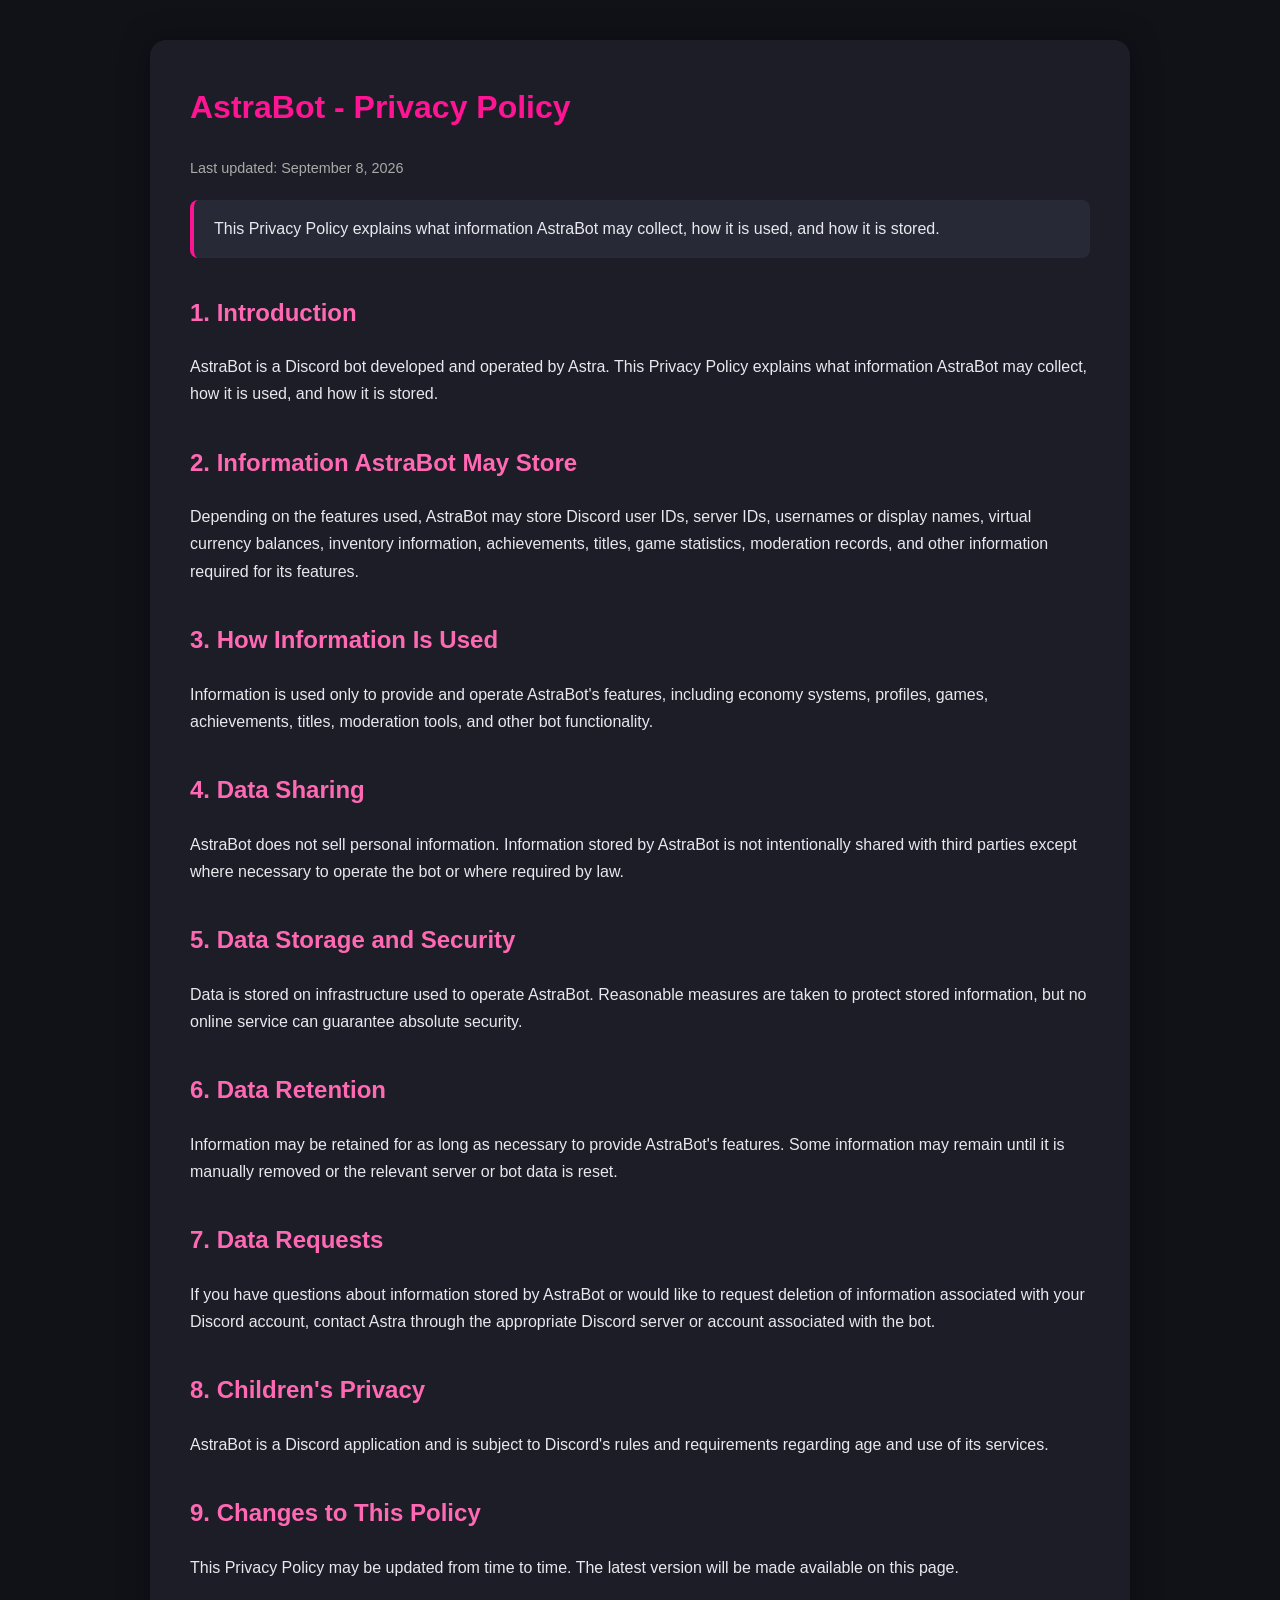
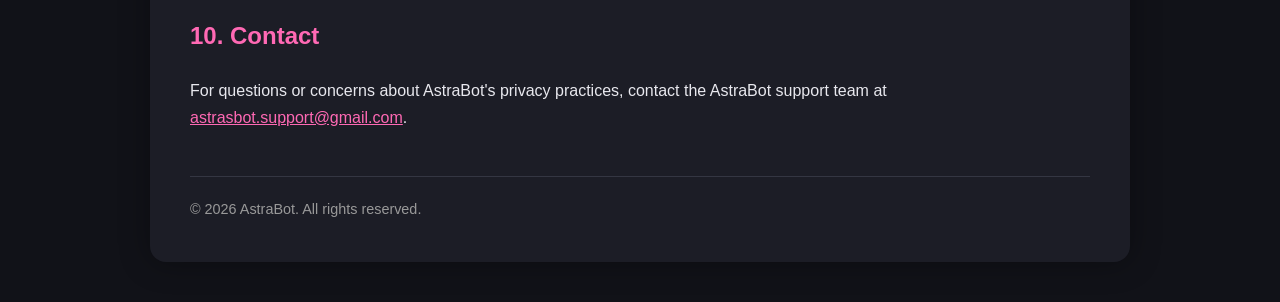
<file: privacy.html>
<!DOCTYPE html>
<html lang="en">
<head>
    <meta charset="UTF-8">
    <meta name="viewport" content="width=device-width, initial-scale=1.0">
    <title>AstraBot - Privacy Policy</title>
    <style>
        body {
            margin: 0;
            padding: 40px 20px;
            background: #111218;
            color: #e8e8ee;
            font-family: Arial, Helvetica, sans-serif;
            line-height: 1.7;
        }

        .container {
            max-width: 900px;
            margin: auto;
            background: #1c1d26;
            padding: 40px;
            border-radius: 16px;
            box-shadow: 0 0 30px rgba(0, 0, 0, 0.35);
        }

        h1 {
            color: #ff1493;
            margin-top: 0;
        }

        h2 {
            color: #ff69b4;
            margin-top: 35px;
        }

        a {
            color: #ff69b4;
        }

        .updated {
            color: #aaa;
            font-size: 0.9rem;
        }

        .notice {
            background: #272936;
            border-left: 4px solid #ff1493;
            padding: 15px 20px;
            margin: 20px 0;
            border-radius: 8px;
        }

        footer {
            margin-top: 45px;
            padding-top: 20px;
            border-top: 1px solid #343642;
            color: #999;
            font-size: 0.9rem;
        }

        @media (max-width: 600px) {
            body {
                padding: 20px 12px;
            }

            .container {
                padding: 25px 20px;
            }
        }
    </style>
</head>
<body>
<div class="container">

    <h1>AstraBot - Privacy Policy</h1>

    <p class="updated">Last updated: September 8, 2026</p>

    <div class="notice">
        This Privacy Policy explains what information AstraBot may collect,
        how it is used, and how it is stored.
    </div>

    <h2>1. Introduction</h2>
    <p>
        AstraBot is a Discord bot developed and operated by Astra.
        This Privacy Policy explains what information AstraBot may collect,
        how it is used, and how it is stored.
    </p>

    <h2>2. Information AstraBot May Store</h2>
    <p>
        Depending on the features used, AstraBot may store Discord user IDs,
        server IDs, usernames or display names, virtual currency balances,
        inventory information, achievements, titles, game statistics,
        moderation records, and other information required for its features.
    </p>

    <h2>3. How Information Is Used</h2>
    <p>
        Information is used only to provide and operate AstraBot's features,
        including economy systems, profiles, games, achievements, titles,
        moderation tools, and other bot functionality.
    </p>

    <h2>4. Data Sharing</h2>
    <p>
        AstraBot does not sell personal information. Information stored by
        AstraBot is not intentionally shared with third parties except where
        necessary to operate the bot or where required by law.
    </p>

    <h2>5. Data Storage and Security</h2>
    <p>
        Data is stored on infrastructure used to operate AstraBot.
        Reasonable measures are taken to protect stored information, but
        no online service can guarantee absolute security.
    </p>

    <h2>6. Data Retention</h2>
    <p>
        Information may be retained for as long as necessary to provide
        AstraBot's features. Some information may remain until it is
        manually removed or the relevant server or bot data is reset.
    </p>

    <h2>7. Data Requests</h2>
    <p>
        If you have questions about information stored by AstraBot or would
        like to request deletion of information associated with your Discord
        account, contact Astra through the appropriate Discord server or
        account associated with the bot.
    </p>

    <h2>8. Children's Privacy</h2>
    <p>
        AstraBot is a Discord application and is subject to Discord's rules
        and requirements regarding age and use of its services.
    </p>

    <h2>9. Changes to This Policy</h2>
    <p>
        This Privacy Policy may be updated from time to time. The latest
        version will be made available on this page.
    </p>

    <h2>10. Contact</h2>
    <p>
        For questions or concerns about AstraBot's privacy practices,
        contact the AstraBot support team at
        <a href="mailto:astrasbot.support@gmail.com">astrasbot.support@gmail.com</a>.
    </p>

    <footer>
        &copy; 2026 AstraBot. All rights reserved.
    </footer>

</div>
</body>
</html>
</file>
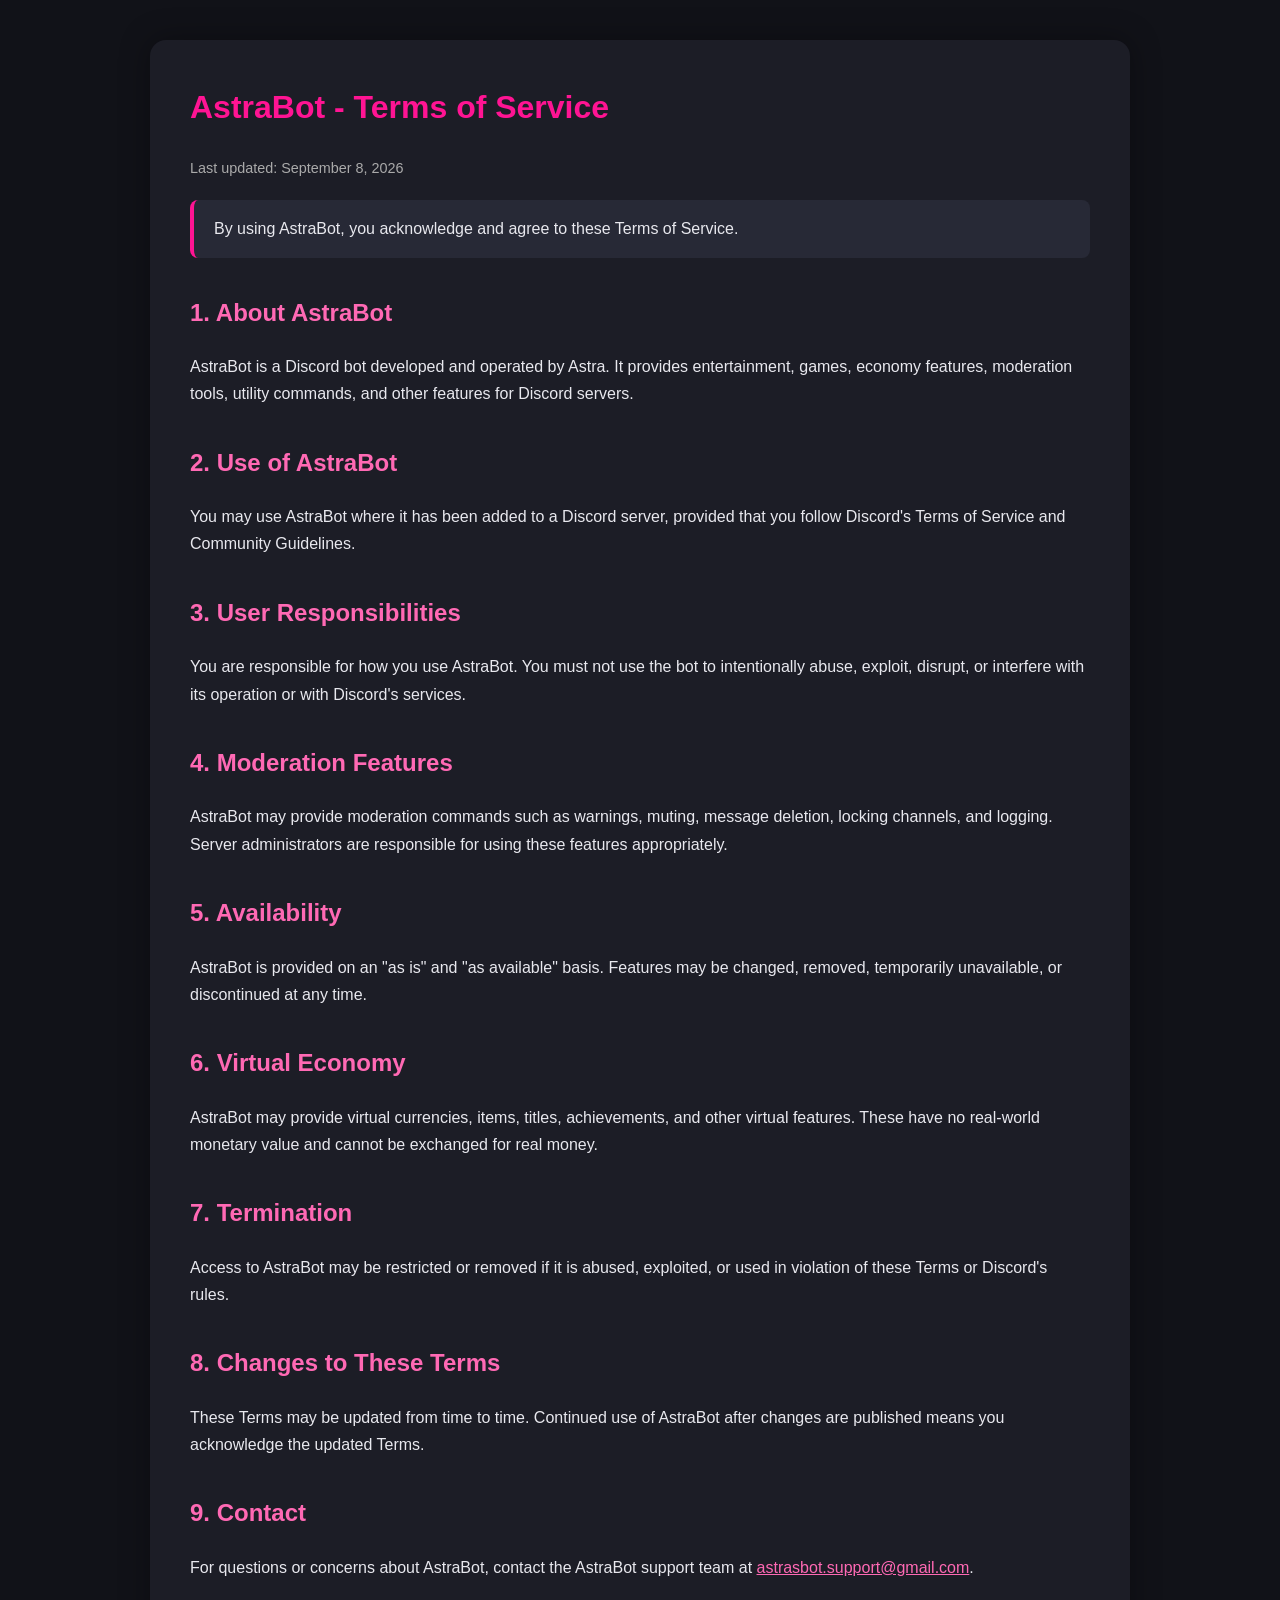
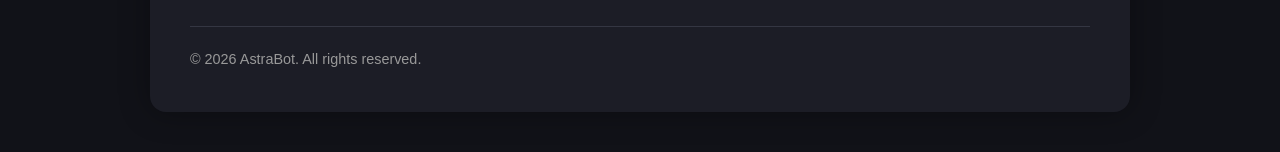
<file: terms.html>
<!DOCTYPE html>
<html lang="en">
<head>
    <meta charset="UTF-8">
    <meta name="viewport" content="width=device-width, initial-scale=1.0">
    <title>AstraBot - Terms of Service</title>
    <style>
        body {
            margin: 0;
            padding: 40px 20px;
            background: #111218;
            color: #e8e8ee;
            font-family: Arial, Helvetica, sans-serif;
            line-height: 1.7;
        }

        .container {
            max-width: 900px;
            margin: auto;
            background: #1c1d26;
            padding: 40px;
            border-radius: 16px;
            box-shadow: 0 0 30px rgba(0, 0, 0, 0.35);
        }

        h1 {
            color: #ff1493;
            margin-top: 0;
        }

        h2 {
            color: #ff69b4;
            margin-top: 35px;
        }

        a {
            color: #ff69b4;
        }

        .updated {
            color: #aaa;
            font-size: 0.9rem;
        }

        .notice {
            background: #272936;
            border-left: 4px solid #ff1493;
            padding: 15px 20px;
            margin: 20px 0;
            border-radius: 8px;
        }

        footer {
            margin-top: 45px;
            padding-top: 20px;
            border-top: 1px solid #343642;
            color: #999;
            font-size: 0.9rem;
        }

        @media (max-width: 600px) {
            body {
                padding: 20px 12px;
            }

            .container {
                padding: 25px 20px;
            }
        }
    </style>
</head>
<body>
<div class="container">

    <h1>AstraBot - Terms of Service</h1>

    <p class="updated">Last updated: September 8, 2026</p>

    <div class="notice">
        By using AstraBot, you acknowledge and agree to these Terms of Service.
    </div>

    <h2>1. About AstraBot</h2>
    <p>
        AstraBot is a Discord bot developed and operated by Astra.
        It provides entertainment, games, economy features, moderation
        tools, utility commands, and other features for Discord servers.
    </p>

    <h2>2. Use of AstraBot</h2>
    <p>
        You may use AstraBot where it has been added to a Discord server,
        provided that you follow Discord's Terms of Service and Community Guidelines.
    </p>

    <h2>3. User Responsibilities</h2>
    <p>
        You are responsible for how you use AstraBot. You must not use the bot
        to intentionally abuse, exploit, disrupt, or interfere with its operation
        or with Discord's services.
    </p>

    <h2>4. Moderation Features</h2>
    <p>
        AstraBot may provide moderation commands such as warnings, muting,
        message deletion, locking channels, and logging. Server administrators
        are responsible for using these features appropriately.
    </p>

    <h2>5. Availability</h2>
    <p>
        AstraBot is provided on an "as is" and "as available" basis.
        Features may be changed, removed, temporarily unavailable, or discontinued
        at any time.
    </p>

    <h2>6. Virtual Economy</h2>
    <p>
        AstraBot may provide virtual currencies, items, titles, achievements,
        and other virtual features. These have no real-world monetary value and
        cannot be exchanged for real money.
    </p>

    <h2>7. Termination</h2>
    <p>
        Access to AstraBot may be restricted or removed if it is abused,
        exploited, or used in violation of these Terms or Discord's rules.
    </p>

    <h2>8. Changes to These Terms</h2>
    <p>
        These Terms may be updated from time to time. Continued use of AstraBot
        after changes are published means you acknowledge the updated Terms.
    </p>

    <h2>9. Contact</h2>
    <p>
        For questions or concerns about AstraBot, contact the AstraBot support team at
        <a href="mailto:astrasbot.support@gmail.com">astrasbot.support@gmail.com</a>.
    </p>

    <footer>
        &copy; 2026 AstraBot. All rights reserved.
    </footer>

</div>
</body>
</html>
</file>
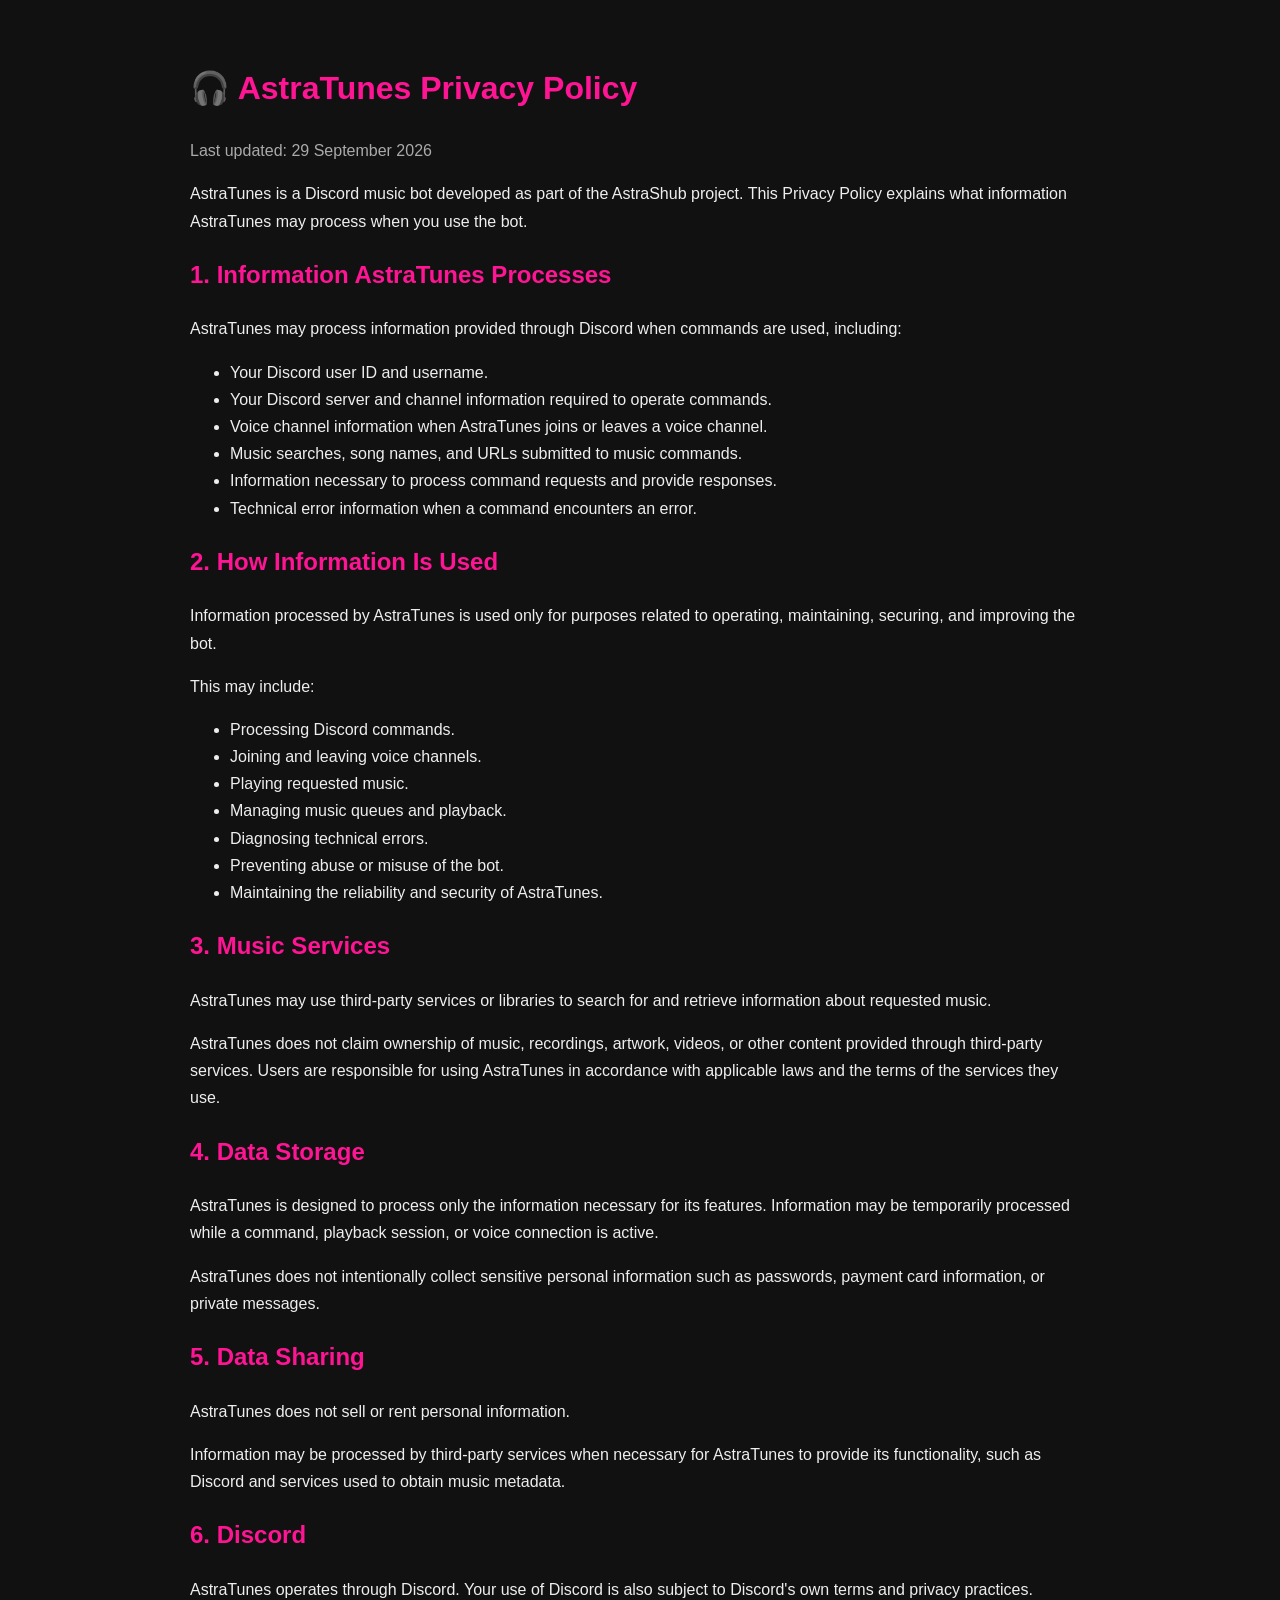
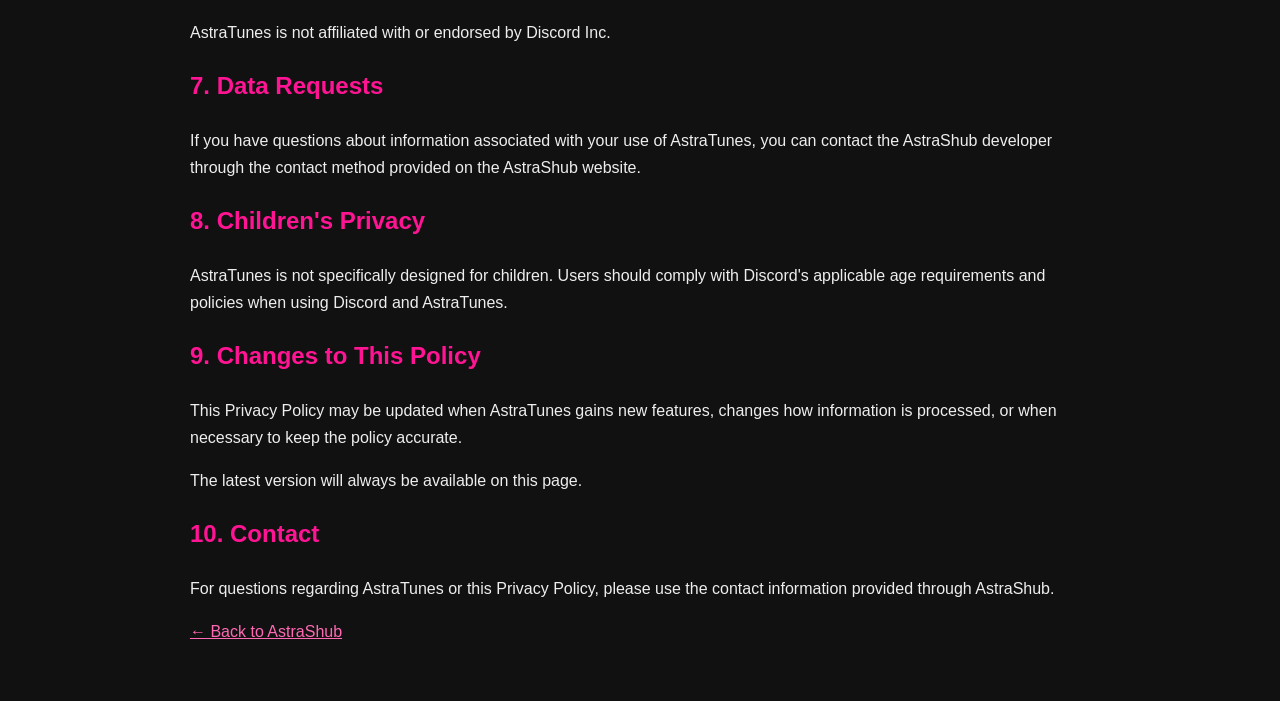
<file: astratunes/privacy.html>
<!DOCTYPE html>
<html lang="en">
<head>
    <meta charset="UTF-8">
    <meta name="viewport" content="width=device-width, initial-scale=1.0">
    <title>AstraTunes — Privacy Policy</title>
    <style>
        body {
            margin: 0;
            padding: 40px 20px;
            background: #111;
            color: #eee;
            font-family: Arial, sans-serif;
            line-height: 1.7;
        }

        main {
            max-width: 900px;
            margin: auto;
        }

        h1, h2 {
            color: #ff1493;
        }

        a {
            color: #ff69b4;
        }

        .updated {
            color: #aaa;
        }
    </style>
</head>

<body>
<main>

    <h1>🎧 AstraTunes Privacy Policy</h1>

    <p class="updated">
        Last updated: 29 September 2026
    </p>

    <p>
        AstraTunes is a Discord music bot developed as part of the AstraShub project.
        This Privacy Policy explains what information AstraTunes may process when
        you use the bot.
    </p>

    <h2>1. Information AstraTunes Processes</h2>

    <p>
        AstraTunes may process information provided through Discord when commands
        are used, including:
    </p>

    <ul>
        <li>Your Discord user ID and username.</li>
        <li>Your Discord server and channel information required to operate commands.</li>
        <li>Voice channel information when AstraTunes joins or leaves a voice channel.</li>
        <li>Music searches, song names, and URLs submitted to music commands.</li>
        <li>Information necessary to process command requests and provide responses.</li>
        <li>Technical error information when a command encounters an error.</li>
    </ul>

    <h2>2. How Information Is Used</h2>

    <p>
        Information processed by AstraTunes is used only for purposes related to
        operating, maintaining, securing, and improving the bot.
    </p>

    <p>This may include:</p>

    <ul>
        <li>Processing Discord commands.</li>
        <li>Joining and leaving voice channels.</li>
        <li>Playing requested music.</li>
        <li>Managing music queues and playback.</li>
        <li>Diagnosing technical errors.</li>
        <li>Preventing abuse or misuse of the bot.</li>
        <li>Maintaining the reliability and security of AstraTunes.</li>
    </ul>

    <h2>3. Music Services</h2>

    <p>
        AstraTunes may use third-party services or libraries to search for and
        retrieve information about requested music.
    </p>

    <p>
        AstraTunes does not claim ownership of music, recordings, artwork,
        videos, or other content provided through third-party services.
        Users are responsible for using AstraTunes in accordance with applicable
        laws and the terms of the services they use.
    </p>

    <h2>4. Data Storage</h2>

    <p>
        AstraTunes is designed to process only the information necessary for its
        features. Information may be temporarily processed while a command,
        playback session, or voice connection is active.
    </p>

    <p>
        AstraTunes does not intentionally collect sensitive personal information
        such as passwords, payment card information, or private messages.
    </p>

    <h2>5. Data Sharing</h2>

    <p>
        AstraTunes does not sell or rent personal information.
    </p>

    <p>
        Information may be processed by third-party services when necessary for
        AstraTunes to provide its functionality, such as Discord and services
        used to obtain music metadata.
    </p>

    <h2>6. Discord</h2>

    <p>
        AstraTunes operates through Discord. Your use of Discord is also subject
        to Discord's own terms and privacy practices.
    </p>

    <p>
        AstraTunes is not affiliated with or endorsed by Discord Inc.
    </p>

    <h2>7. Data Requests</h2>

    <p>
        If you have questions about information associated with your use of
        AstraTunes, you can contact the AstraShub developer through the
        contact method provided on the AstraShub website.
    </p>

    <h2>8. Children's Privacy</h2>

    <p>
        AstraTunes is not specifically designed for children. Users should
        comply with Discord's applicable age requirements and policies when
        using Discord and AstraTunes.
    </p>

    <h2>9. Changes to This Policy</h2>

    <p>
        This Privacy Policy may be updated when AstraTunes gains new features,
        changes how information is processed, or when necessary to keep the
        policy accurate.
    </p>

    <p>
        The latest version will always be available on this page.
    </p>

    <h2>10. Contact</h2>

    <p>
        For questions regarding AstraTunes or this Privacy Policy, please use
        the contact information provided through AstraShub.
    </p>

    <p>
        <a href="../">← Back to AstraShub</a>
    </p>

</main>
</body>
</html>
</file>
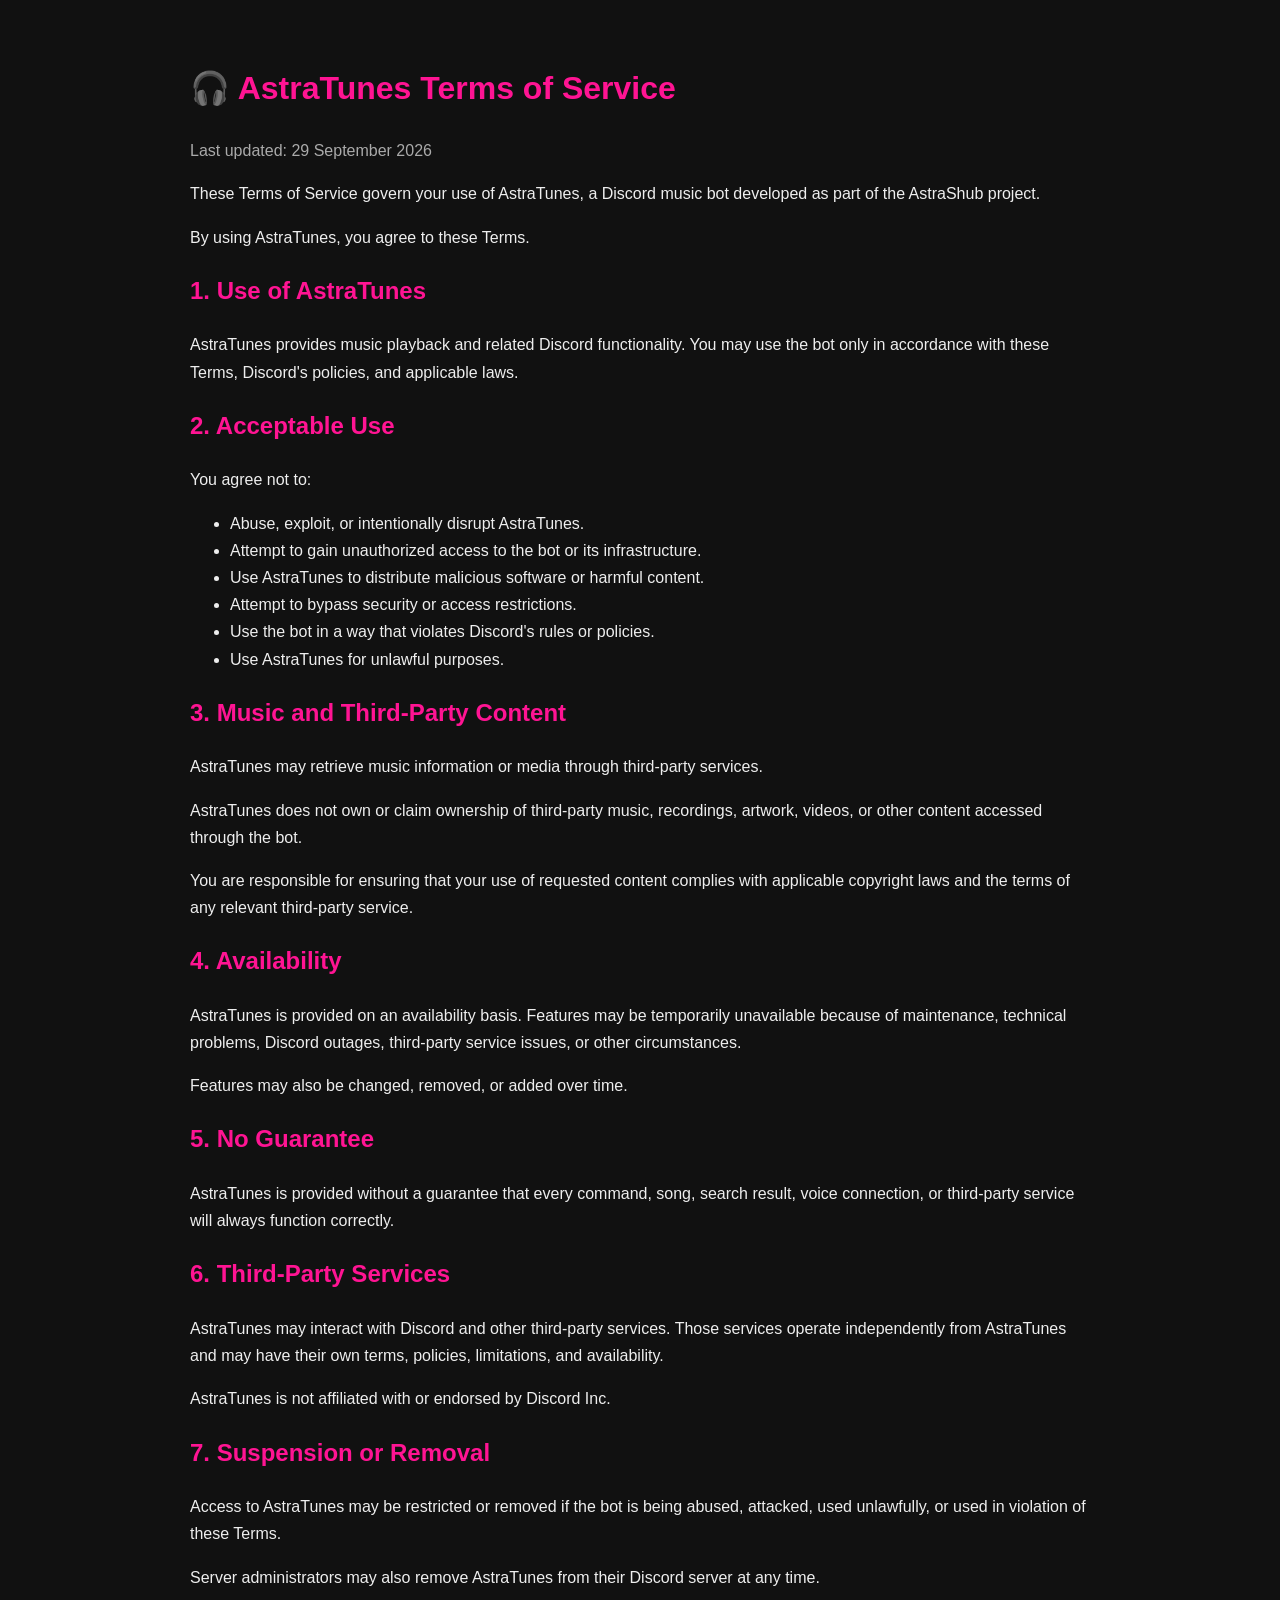
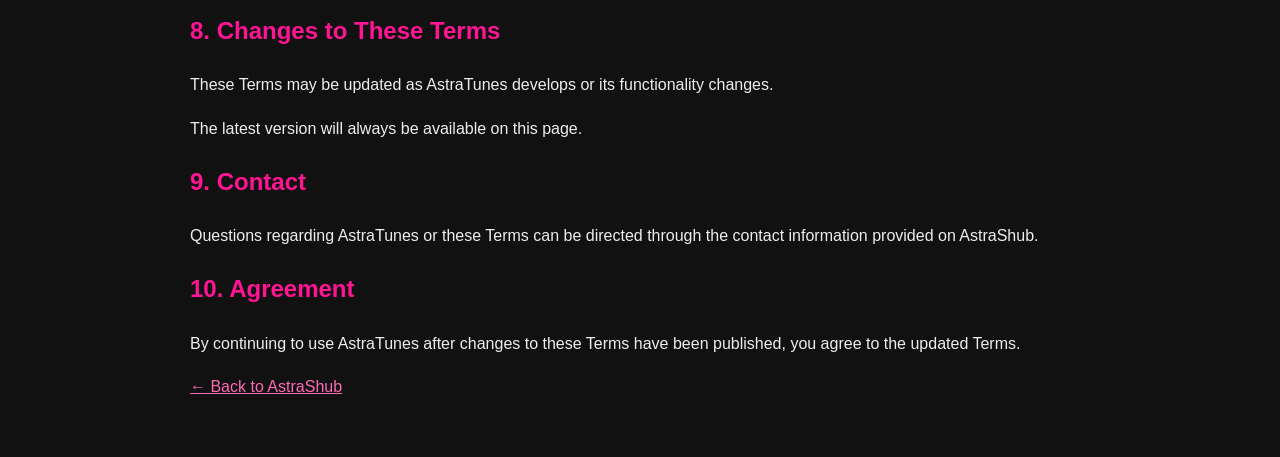
<file: astratunes/terms.html>
<!DOCTYPE html>
<html lang="en">
<head>
    <meta charset="UTF-8">
    <meta name="viewport" content="width=device-width, initial-scale=1.0">
    <title>AstraTunes — Terms of Service</title>
    <style>
        body {
            margin: 0;
            padding: 40px 20px;
            background: #111;
            color: #eee;
            font-family: Arial, sans-serif;
            line-height: 1.7;
        }

        main {
            max-width: 900px;
            margin: auto;
        }

        h1, h2 {
            color: #ff1493;
        }

        a {
            color: #ff69b4;
        }

        .updated {
            color: #aaa;
        }
    </style>
</head>

<body>
<main>

    <h1>🎧 AstraTunes Terms of Service</h1>

    <p class="updated">
        Last updated: 29 September 2026
    </p>

    <p>
        These Terms of Service govern your use of AstraTunes, a Discord music
        bot developed as part of the AstraShub project.
    </p>

    <p>
        By using AstraTunes, you agree to these Terms.
    </p>

    <h2>1. Use of AstraTunes</h2>

    <p>
        AstraTunes provides music playback and related Discord functionality.
        You may use the bot only in accordance with these Terms, Discord's
        policies, and applicable laws.
    </p>

    <h2>2. Acceptable Use</h2>

    <p>You agree not to:</p>

    <ul>
        <li>Abuse, exploit, or intentionally disrupt AstraTunes.</li>
        <li>Attempt to gain unauthorized access to the bot or its infrastructure.</li>
        <li>Use AstraTunes to distribute malicious software or harmful content.</li>
        <li>Attempt to bypass security or access restrictions.</li>
        <li>Use the bot in a way that violates Discord's rules or policies.</li>
        <li>Use AstraTunes for unlawful purposes.</li>
    </ul>

    <h2>3. Music and Third-Party Content</h2>

    <p>
        AstraTunes may retrieve music information or media through third-party
        services.
    </p>

    <p>
        AstraTunes does not own or claim ownership of third-party music,
        recordings, artwork, videos, or other content accessed through the bot.
    </p>

    <p>
        You are responsible for ensuring that your use of requested content
        complies with applicable copyright laws and the terms of any relevant
        third-party service.
    </p>

    <h2>4. Availability</h2>

    <p>
        AstraTunes is provided on an availability basis. Features may be
        temporarily unavailable because of maintenance, technical problems,
        Discord outages, third-party service issues, or other circumstances.
    </p>

    <p>
        Features may also be changed, removed, or added over time.
    </p>

    <h2>5. No Guarantee</h2>

    <p>
        AstraTunes is provided without a guarantee that every command, song,
        search result, voice connection, or third-party service will always
        function correctly.
    </p>

    <h2>6. Third-Party Services</h2>

    <p>
        AstraTunes may interact with Discord and other third-party services.
        Those services operate independently from AstraTunes and may have their
        own terms, policies, limitations, and availability.
    </p>

    <p>
        AstraTunes is not affiliated with or endorsed by Discord Inc.
    </p>

    <h2>7. Suspension or Removal</h2>

    <p>
        Access to AstraTunes may be restricted or removed if the bot is being
        abused, attacked, used unlawfully, or used in violation of these Terms.
    </p>

    <p>
        Server administrators may also remove AstraTunes from their Discord
        server at any time.
    </p>

    <h2>8. Changes to These Terms</h2>

    <p>
        These Terms may be updated as AstraTunes develops or its functionality
        changes.
    </p>

    <p>
        The latest version will always be available on this page.
    </p>

    <h2>9. Contact</h2>

    <p>
        Questions regarding AstraTunes or these Terms can be directed through
        the contact information provided on AstraShub.
    </p>

    <h2>10. Agreement</h2>

    <p>
        By continuing to use AstraTunes after changes to these Terms have been
        published, you agree to the updated Terms.
    </p>

    <p>
        <a href="../">← Back to AstraShub</a>
    </p>

</main>
</body>
</html>
</file>
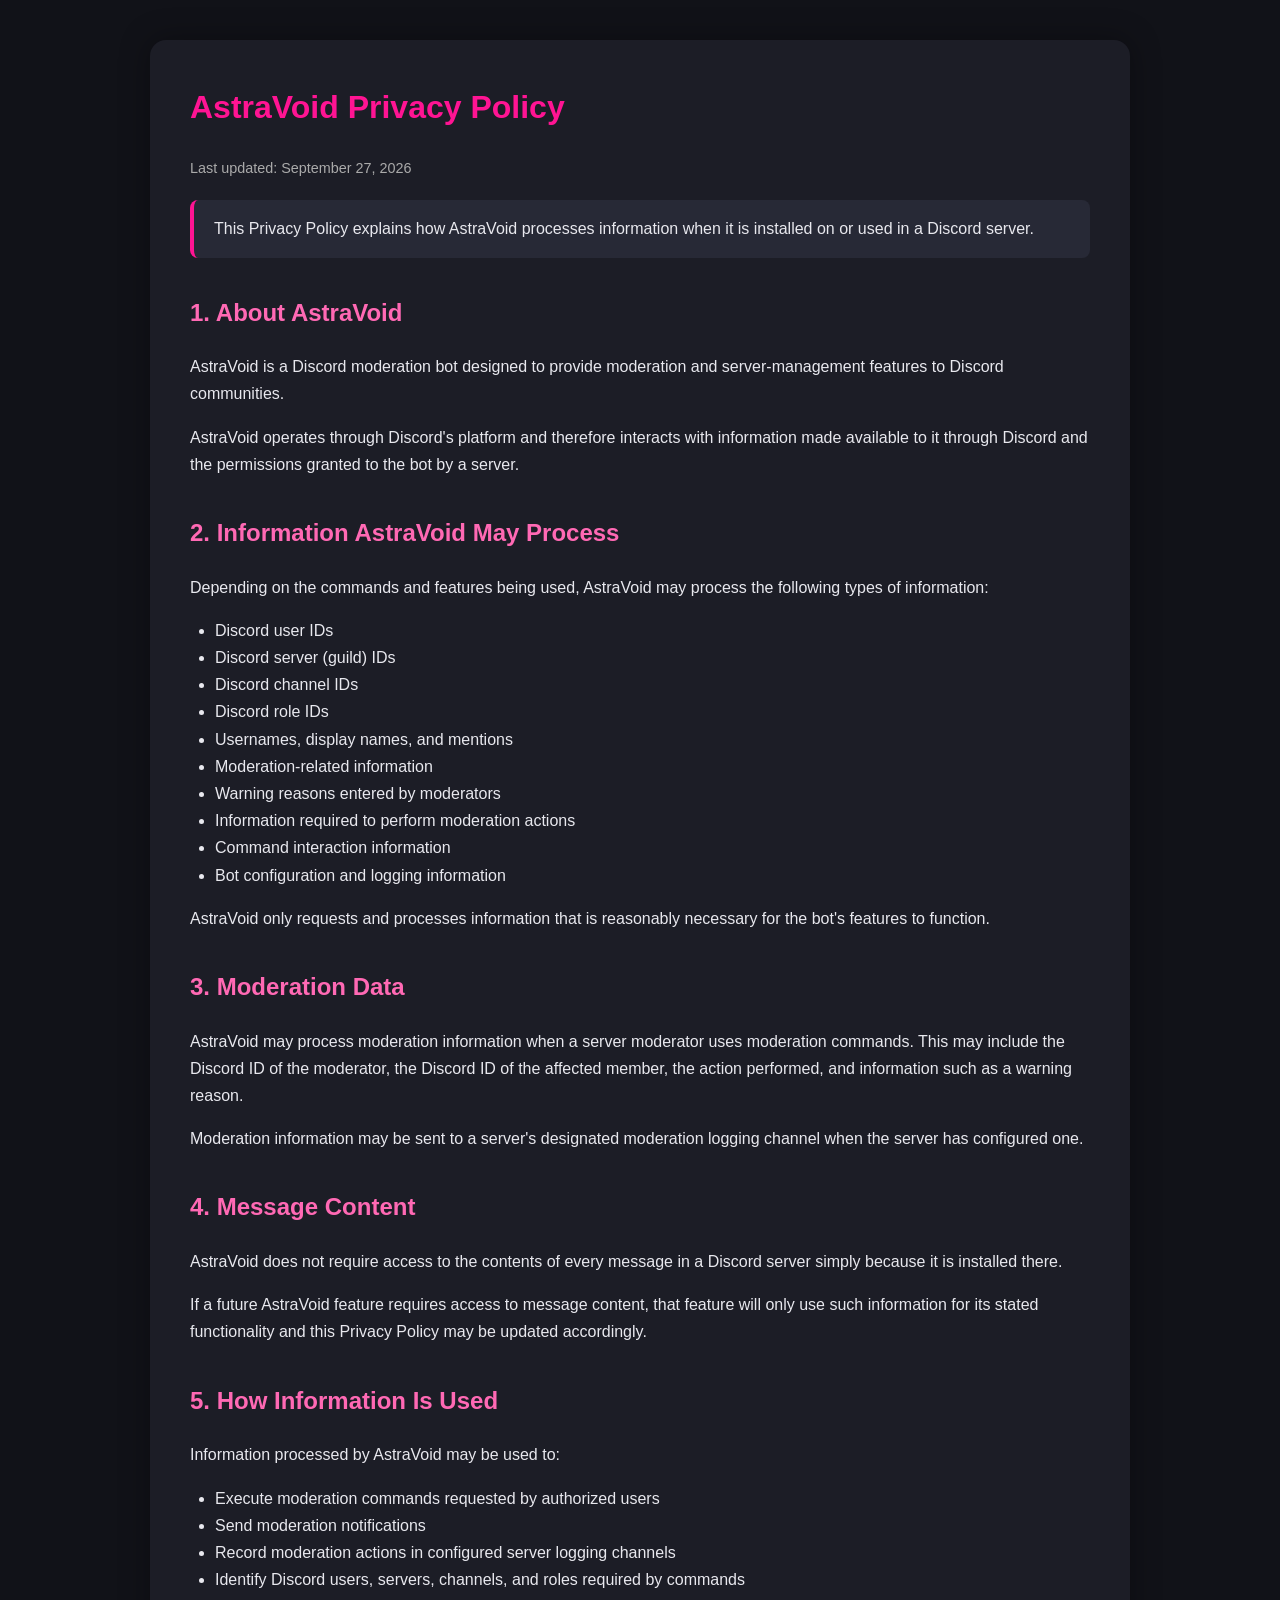
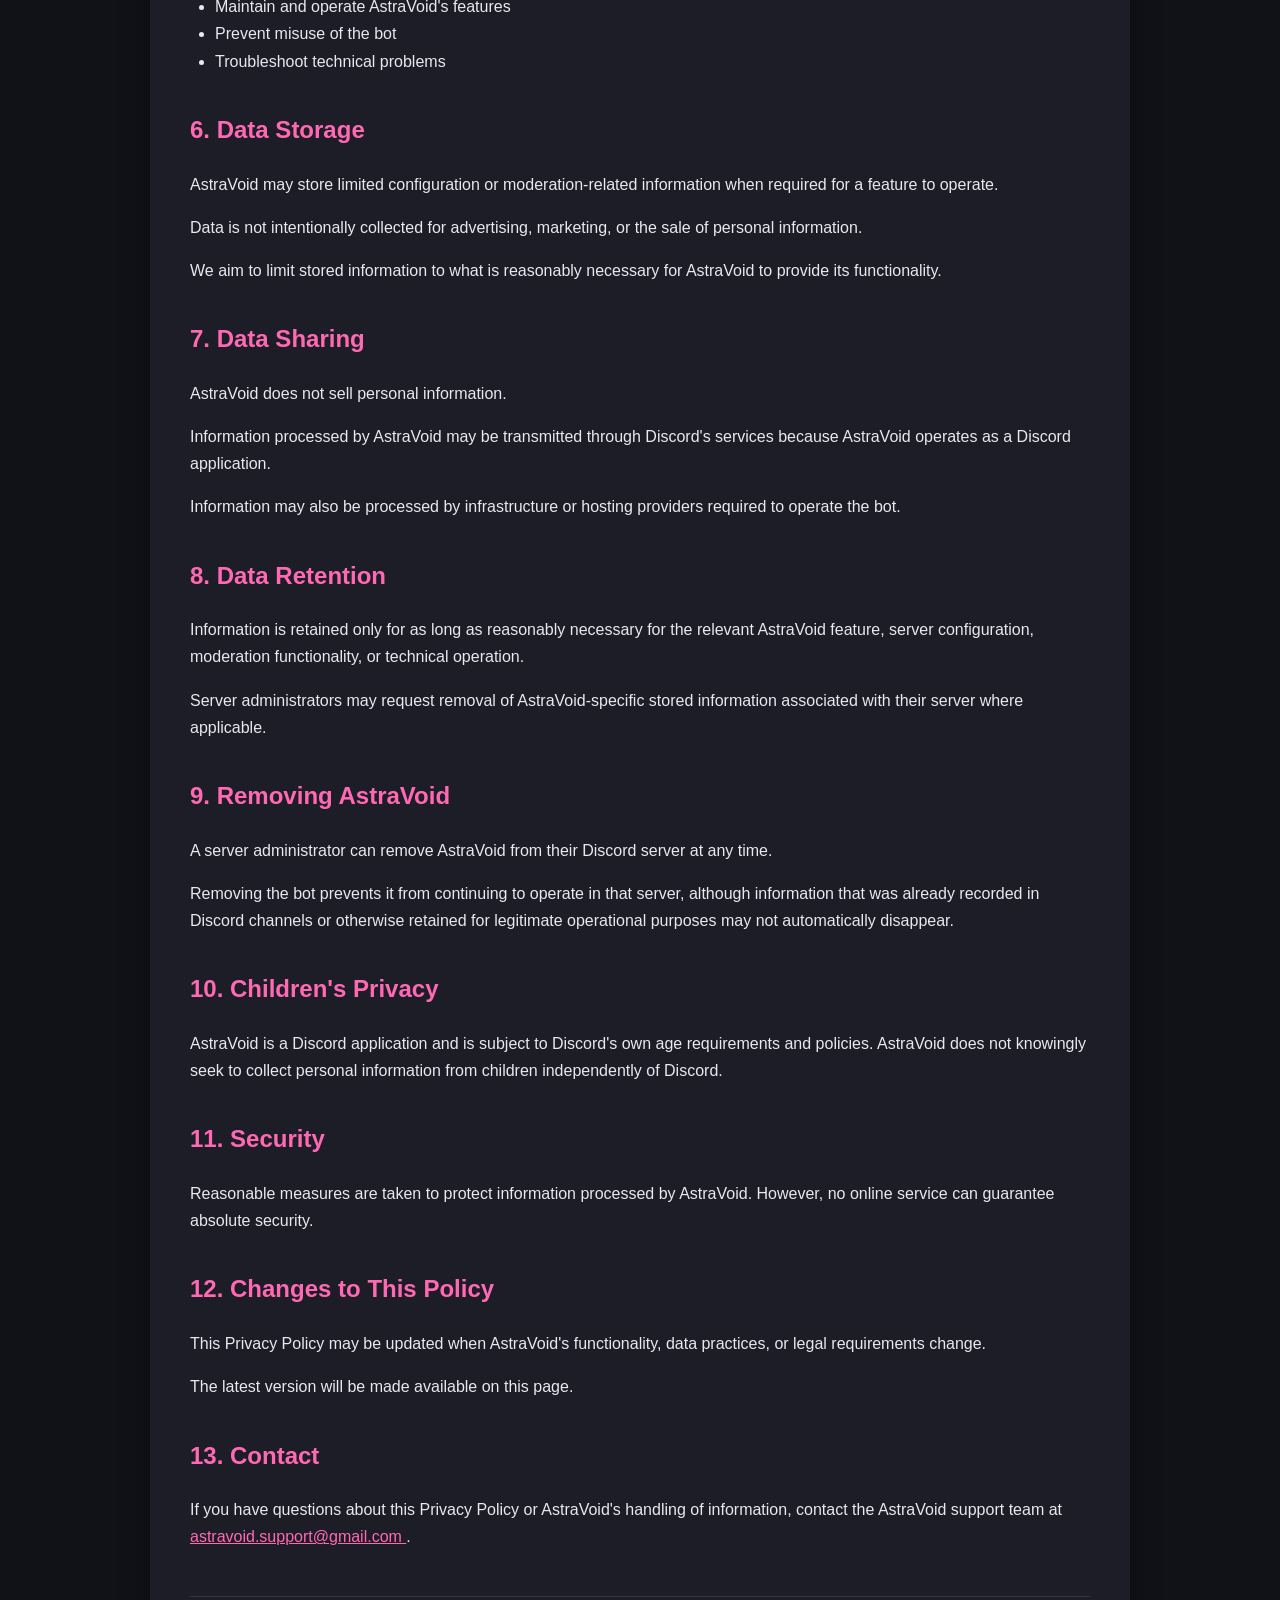
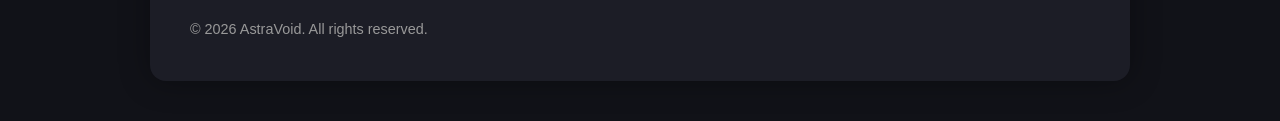
<file: astravoid/privacy.html>
<!DOCTYPE html>
<html lang="en">
<head>
    <meta charset="UTF-8">
    <meta name="viewport" content="width=device-width, initial-scale=1.0">
    <title>AstraVoid - Privacy Policy</title>
    <style>
        body {
            margin: 0;
            padding: 40px 20px;
            background: #111218;
            color: #e8e8ee;
            font-family: Arial, Helvetica, sans-serif;
            line-height: 1.7;
        }

        .container {
            max-width: 900px;
            margin: auto;
            background: #1c1d26;
            padding: 40px;
            border-radius: 16px;
            box-shadow: 0 0 30px rgba(0, 0, 0, 0.35);
        }

        h1 {
            color: #ff1493;
            margin-top: 0;
        }

        h2 {
            color: #ff69b4;
            margin-top: 35px;
        }

        a {
            color: #ff69b4;
        }

        .updated {
            color: #aaa;
            font-size: 0.9rem;
        }

        .notice {
            background: #272936;
            border-left: 4px solid #ff1493;
            padding: 15px 20px;
            margin: 20px 0;
            border-radius: 8px;
        }

        ul {
            padding-left: 25px;
        }

        footer {
            margin-top: 45px;
            padding-top: 20px;
            border-top: 1px solid #343642;
            color: #999;
            font-size: 0.9rem;
        }
    </style>
</head>

<body>
<div class="container">

    <h1>AstraVoid Privacy Policy</h1>

    <p class="updated">Last updated: September 27, 2026</p>

    <div class="notice">
        This Privacy Policy explains how AstraVoid processes information when it is
        installed on or used in a Discord server.
    </div>

    <h2>1. About AstraVoid</h2>

    <p>
        AstraVoid is a Discord moderation bot designed to provide moderation and
        server-management features to Discord communities.
    </p>

    <p>
        AstraVoid operates through Discord's platform and therefore interacts with
        information made available to it through Discord and the permissions granted
        to the bot by a server.
    </p>

    <h2>2. Information AstraVoid May Process</h2>

    <p>
        Depending on the commands and features being used, AstraVoid may process
        the following types of information:
    </p>

    <ul>
        <li>Discord user IDs</li>
        <li>Discord server (guild) IDs</li>
        <li>Discord channel IDs</li>
        <li>Discord role IDs</li>
        <li>Usernames, display names, and mentions</li>
        <li>Moderation-related information</li>
        <li>Warning reasons entered by moderators</li>
        <li>Information required to perform moderation actions</li>
        <li>Command interaction information</li>
        <li>Bot configuration and logging information</li>
    </ul>

    <p>
        AstraVoid only requests and processes information that is reasonably
        necessary for the bot's features to function.
    </p>

    <h2>3. Moderation Data</h2>

    <p>
        AstraVoid may process moderation information when a server moderator uses
        moderation commands. This may include the Discord ID of the moderator,
        the Discord ID of the affected member, the action performed, and information
        such as a warning reason.
    </p>

    <p>
        Moderation information may be sent to a server's designated moderation
        logging channel when the server has configured one.
    </p>

    <h2>4. Message Content</h2>

    <p>
        AstraVoid does not require access to the contents of every message in a
        Discord server simply because it is installed there.
    </p>

    <p>
        If a future AstraVoid feature requires access to message content, that
        feature will only use such information for its stated functionality and
        this Privacy Policy may be updated accordingly.
    </p>

    <h2>5. How Information Is Used</h2>

    <p>
        Information processed by AstraVoid may be used to:
    </p>

    <ul>
        <li>Execute moderation commands requested by authorized users</li>
        <li>Send moderation notifications</li>
        <li>Record moderation actions in configured server logging channels</li>
        <li>Identify Discord users, servers, channels, and roles required by commands</li>
        <li>Maintain and operate AstraVoid's features</li>
        <li>Prevent misuse of the bot</li>
        <li>Troubleshoot technical problems</li>
    </ul>

    <h2>6. Data Storage</h2>

    <p>
        AstraVoid may store limited configuration or moderation-related information
        when required for a feature to operate.
    </p>

    <p>
        Data is not intentionally collected for advertising, marketing, or the sale
        of personal information.
    </p>

    <p>
        We aim to limit stored information to what is reasonably necessary for
        AstraVoid to provide its functionality.
    </p>

    <h2>7. Data Sharing</h2>

    <p>
        AstraVoid does not sell personal information.
    </p>

    <p>
        Information processed by AstraVoid may be transmitted through Discord's
        services because AstraVoid operates as a Discord application.
    </p>

    <p>
        Information may also be processed by infrastructure or hosting providers
        required to operate the bot.
    </p>

    <h2>8. Data Retention</h2>

    <p>
        Information is retained only for as long as reasonably necessary for the
        relevant AstraVoid feature, server configuration, moderation functionality,
        or technical operation.
    </p>

    <p>
        Server administrators may request removal of AstraVoid-specific stored
        information associated with their server where applicable.
    </p>

    <h2>9. Removing AstraVoid</h2>

    <p>
        A server administrator can remove AstraVoid from their Discord server at
        any time.
    </p>

    <p>
        Removing the bot prevents it from continuing to operate in that server,
        although information that was already recorded in Discord channels or
        otherwise retained for legitimate operational purposes may not automatically
        disappear.
    </p>

    <h2>10. Children's Privacy</h2>

    <p>
        AstraVoid is a Discord application and is subject to Discord's own age
        requirements and policies. AstraVoid does not knowingly seek to collect
        personal information from children independently of Discord.
    </p>

    <h2>11. Security</h2>

    <p>
        Reasonable measures are taken to protect information processed by AstraVoid.
        However, no online service can guarantee absolute security.
    </p>

    <h2>12. Changes to This Policy</h2>

    <p>
        This Privacy Policy may be updated when AstraVoid's functionality, data
        practices, or legal requirements change.
    </p>

    <p>
        The latest version will be made available on this page.
    </p>

    <h2>13. Contact</h2>

    <p>
        If you have questions about this Privacy Policy or AstraVoid's handling of
        information, contact the AstraVoid support team at
        <a href="mailto:astravoid.support@gmail.com">
            astravoid.support@gmail.com
        </a>.
    </p>

    <footer>
        &copy; 2026 AstraVoid. All rights reserved.
    </footer>

</div>
</body>
</html>
</file>
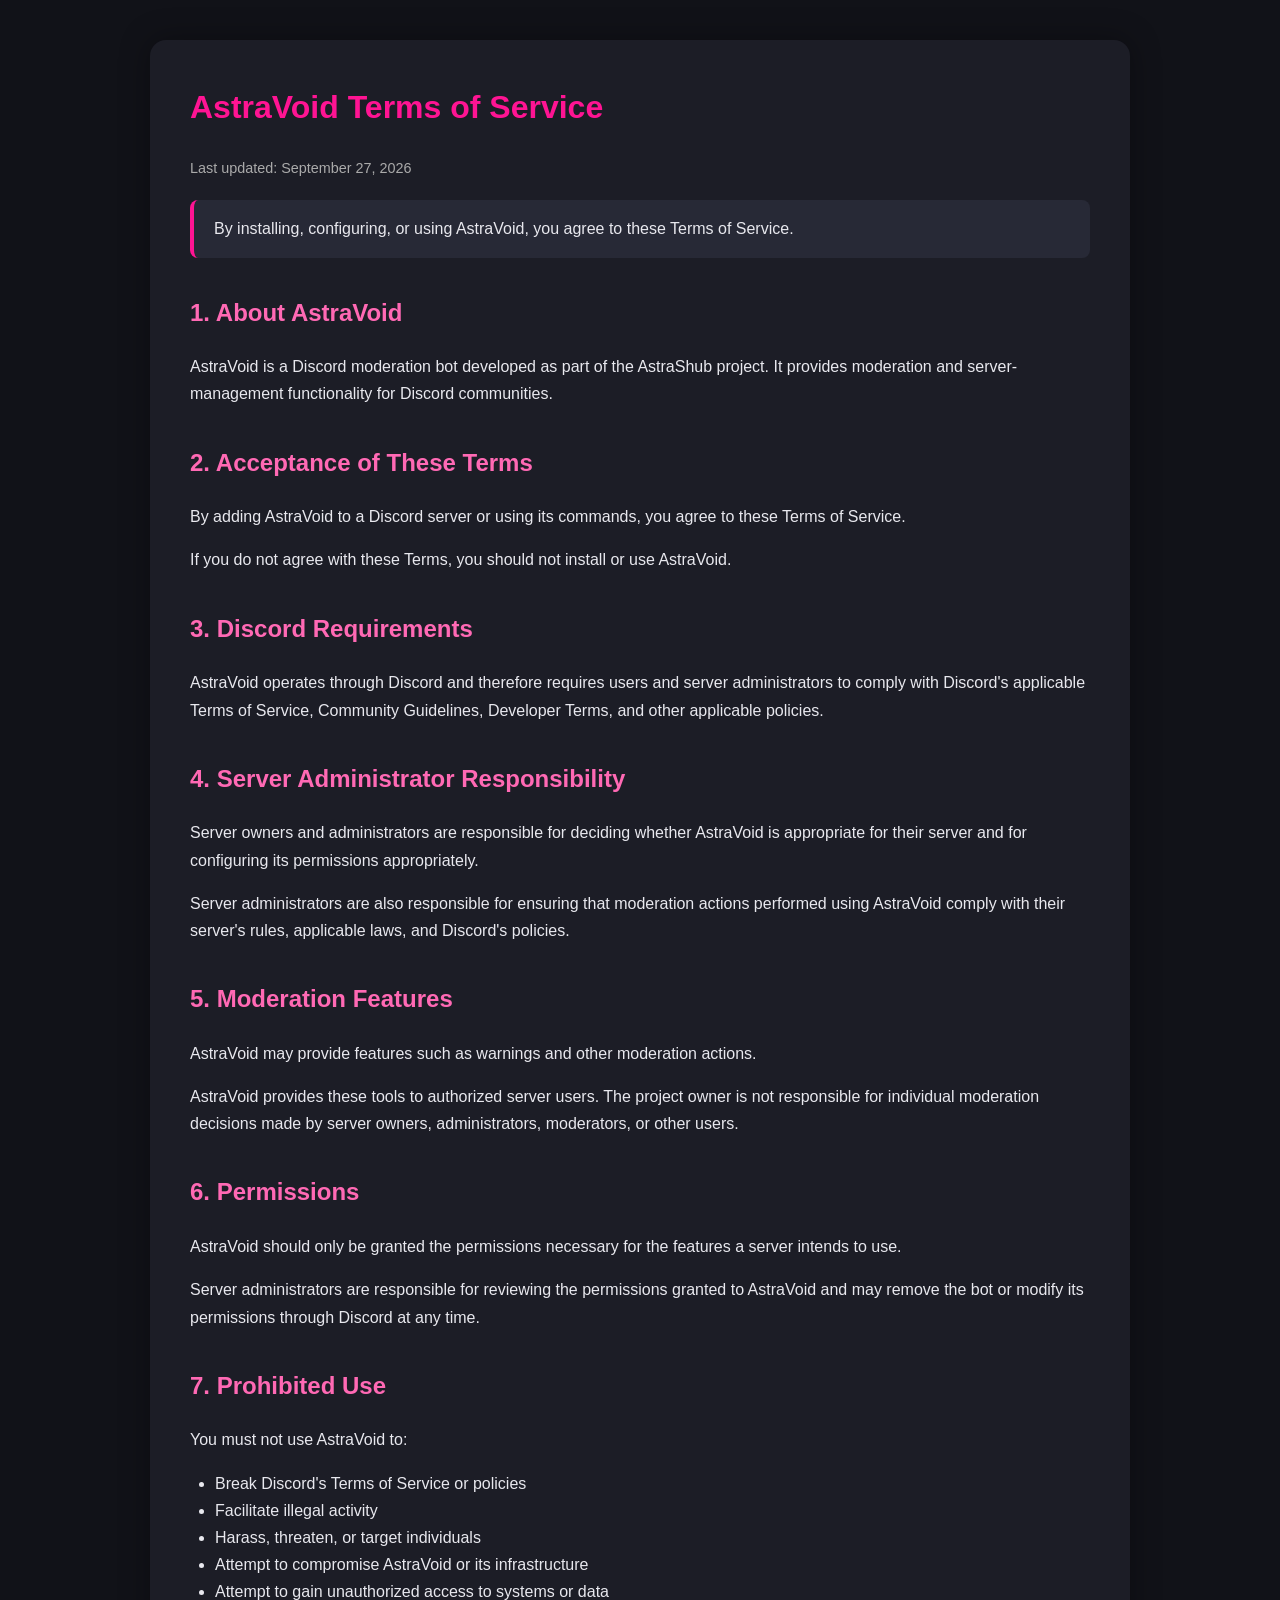
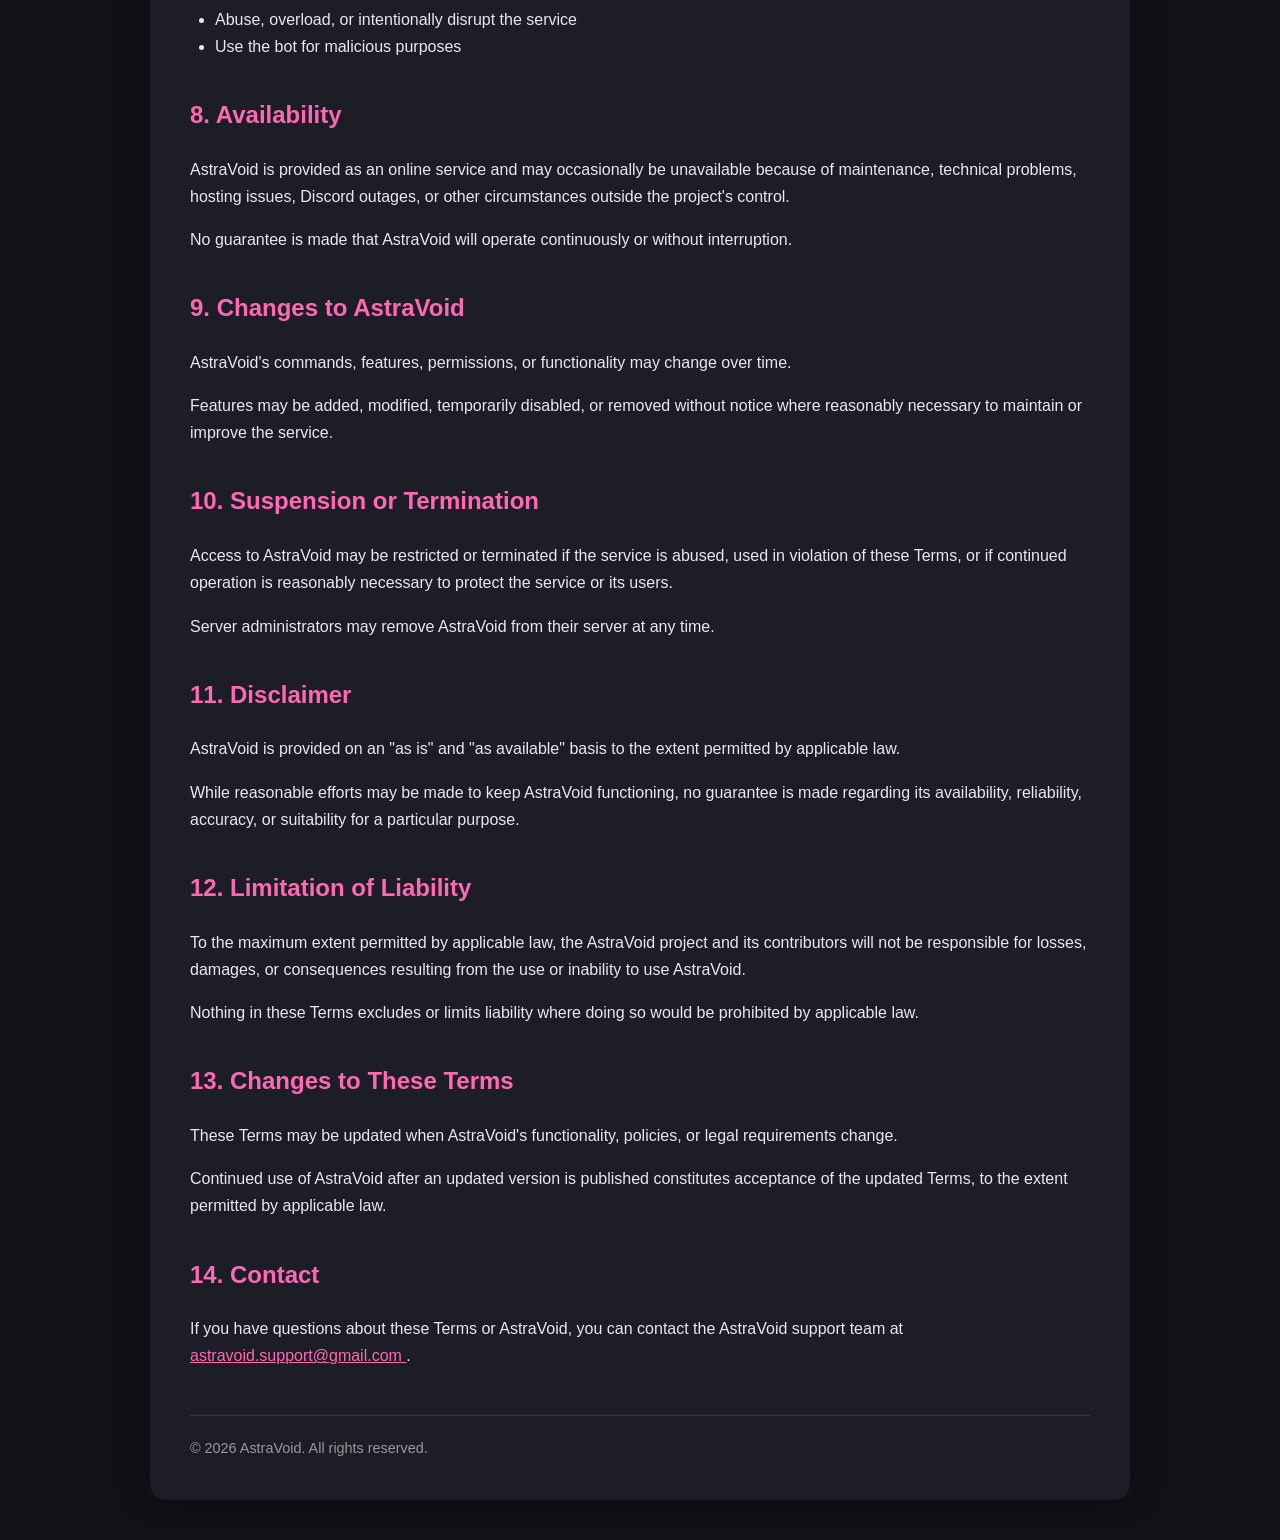
<file: astravoid/terms.html>
<!DOCTYPE html>
<html lang="en">
<head>
    <meta charset="UTF-8">
    <meta name="viewport" content="width=device-width, initial-scale=1.0">
    <title>AstraVoid - Terms of Service</title>
    <style>
        body {
            margin: 0;
            padding: 40px 20px;
            background: #111218;
            color: #e8e8ee;
            font-family: Arial, Helvetica, sans-serif;
            line-height: 1.7;
        }

        .container {
            max-width: 900px;
            margin: auto;
            background: #1c1d26;
            padding: 40px;
            border-radius: 16px;
            box-shadow: 0 0 30px rgba(0, 0, 0, 0.35);
        }

        h1 {
            color: #ff1493;
            margin-top: 0;
        }

        h2 {
            color: #ff69b4;
            margin-top: 35px;
        }

        a {
            color: #ff69b4;
        }

        .updated {
            color: #aaa;
            font-size: 0.9rem;
        }

        .notice {
            background: #272936;
            border-left: 4px solid #ff1493;
            padding: 15px 20px;
            margin: 20px 0;
            border-radius: 8px;
        }

        ul {
            padding-left: 25px;
        }

        footer {
            margin-top: 45px;
            padding-top: 20px;
            border-top: 1px solid #343642;
            color: #999;
            font-size: 0.9rem;
        }
    </style>
</head>

<body>
<div class="container">

    <h1>AstraVoid Terms of Service</h1>

    <p class="updated">Last updated: September 27, 2026</p>

    <div class="notice">
        By installing, configuring, or using AstraVoid, you agree to these Terms
        of Service.
    </div>

    <h2>1. About AstraVoid</h2>

    <p>
        AstraVoid is a Discord moderation bot developed as part of the AstraShub
        project. It provides moderation and server-management functionality for
        Discord communities.
    </p>

    <h2>2. Acceptance of These Terms</h2>

    <p>
        By adding AstraVoid to a Discord server or using its commands, you agree
        to these Terms of Service.
    </p>

    <p>
        If you do not agree with these Terms, you should not install or use
        AstraVoid.
    </p>

    <h2>3. Discord Requirements</h2>

    <p>
        AstraVoid operates through Discord and therefore requires users and server
        administrators to comply with Discord's applicable Terms of Service,
        Community Guidelines, Developer Terms, and other applicable policies.
    </p>

    <h2>4. Server Administrator Responsibility</h2>

    <p>
        Server owners and administrators are responsible for deciding whether
        AstraVoid is appropriate for their server and for configuring its
        permissions appropriately.
    </p>

    <p>
        Server administrators are also responsible for ensuring that moderation
        actions performed using AstraVoid comply with their server's rules,
        applicable laws, and Discord's policies.
    </p>

    <h2>5. Moderation Features</h2>

    <p>
        AstraVoid may provide features such as warnings and other moderation
        actions.
    </p>

    <p>
        AstraVoid provides these tools to authorized server users. The project
        owner is not responsible for individual moderation decisions made by
        server owners, administrators, moderators, or other users.
    </p>

    <h2>6. Permissions</h2>

    <p>
        AstraVoid should only be granted the permissions necessary for the
        features a server intends to use.
    </p>

    <p>
        Server administrators are responsible for reviewing the permissions
        granted to AstraVoid and may remove the bot or modify its permissions
        through Discord at any time.
    </p>

    <h2>7. Prohibited Use</h2>

    <p>
        You must not use AstraVoid to:
    </p>

    <ul>
        <li>Break Discord's Terms of Service or policies</li>
        <li>Facilitate illegal activity</li>
        <li>Harass, threaten, or target individuals</li>
        <li>Attempt to compromise AstraVoid or its infrastructure</li>
        <li>Attempt to gain unauthorized access to systems or data</li>
        <li>Abuse, overload, or intentionally disrupt the service</li>
        <li>Use the bot for malicious purposes</li>
    </ul>

    <h2>8. Availability</h2>

    <p>
        AstraVoid is provided as an online service and may occasionally be
        unavailable because of maintenance, technical problems, hosting issues,
        Discord outages, or other circumstances outside the project's control.
    </p>

    <p>
        No guarantee is made that AstraVoid will operate continuously or without
        interruption.
    </p>

    <h2>9. Changes to AstraVoid</h2>

    <p>
        AstraVoid's commands, features, permissions, or functionality may change
        over time.
    </p>

    <p>
        Features may be added, modified, temporarily disabled, or removed without
        notice where reasonably necessary to maintain or improve the service.
    </p>

    <h2>10. Suspension or Termination</h2>

    <p>
        Access to AstraVoid may be restricted or terminated if the service is
        abused, used in violation of these Terms, or if continued operation is
        reasonably necessary to protect the service or its users.
    </p>

    <p>
        Server administrators may remove AstraVoid from their server at any time.
    </p>

    <h2>11. Disclaimer</h2>

    <p>
        AstraVoid is provided on an "as is" and "as available" basis to the extent
        permitted by applicable law.
    </p>

    <p>
        While reasonable efforts may be made to keep AstraVoid functioning,
        no guarantee is made regarding its availability, reliability, accuracy,
        or suitability for a particular purpose.
    </p>

    <h2>12. Limitation of Liability</h2>

    <p>
        To the maximum extent permitted by applicable law, the AstraVoid project
        and its contributors will not be responsible for losses, damages, or
        consequences resulting from the use or inability to use AstraVoid.
    </p>

    <p>
        Nothing in these Terms excludes or limits liability where doing so would
        be prohibited by applicable law.
    </p>

    <h2>13. Changes to These Terms</h2>

    <p>
        These Terms may be updated when AstraVoid's functionality, policies, or
        legal requirements change.
    </p>

    <p>
        Continued use of AstraVoid after an updated version is published constitutes
        acceptance of the updated Terms, to the extent permitted by applicable law.
    </p>

    <h2>14. Contact</h2>

    <p>
        If you have questions about these Terms or AstraVoid, you can contact the
        AstraVoid support team at
        <a href="mailto:astravoid.support@gmail.com">
            astravoid.support@gmail.com
        </a>.
    </p>

    <footer>
        &copy; 2026 AstraVoid. All rights reserved.
    </footer>

</div>
</body>
</html>
</file>
<file: style.css>
/* =========================
   GLOBAL
   ========================= */

:root {
    --bg: #080d0a;
    --bg-soft: #101a13;
    --card: rgba(20, 31, 23, 0.78);
    --card-solid: #142018;

    --purple: #d62839;
    --purple-light: #ffb4b9;
    --pink: #e63946;

    --text: #fff7ed;
    --text-soft: #d8d0c7;
    --text-muted: #9b948b;

    --border: rgba(255, 255, 255, 0.08);
    --border-hover: rgba(214, 40, 57, 0.55);

    --success: #63d471;
    --warning: #f6c453;
    --danger: #ef476f;

    --max-width: 1200px;
    --header-height: 76px;
}

* {
    box-sizing: border-box;
    margin: 0;
    padding: 0;
}

html {
    scroll-behavior: smooth;
    scroll-padding-top: 100px;
}

body {
    min-height: 100vh;

    background:
        radial-gradient(
            circle at 20% 10%,
            rgba(214, 40, 57, 0.10),
            transparent 28%
        ),
        radial-gradient(
            circle at 80% 30%,
            rgba(30, 120, 65, 0.09),
            transparent 25%
        ),
        linear-gradient(
            rgba(255, 255, 255, 0.018) 1px,
            transparent 1px
        ),
        linear-gradient(
            90deg,
            rgba(255, 255, 255, 0.018) 1px,
            transparent 1px
        ),
        var(--bg);

    background-size:
        auto,
        auto,
        45px 45px,
        45px 45px,
        auto;

    color: var(--text);

    font-family: "Inter", sans-serif;

    line-height: 1.6;

    overflow-x: hidden;
}

body::before {
    content: "";

    position: fixed;

    inset: 0;

    pointer-events: none;

    background:
        radial-gradient(
            circle at center,
            transparent 0%,
            rgba(0, 0, 0, 0.22) 100%
        );

    z-index: -1;
}

a {
    color: inherit;
    text-decoration: none;
}

button,
a {
    -webkit-tap-highlight-color: transparent;
}


/* =========================
   FLOATING CHRISTMAS
   ========================= */

.heart-field {
    position: fixed;

    inset: 0;

    overflow: hidden;

    pointer-events: none;

    z-index: 0;
}

.floating-heart {
    position: absolute;

    bottom: -40px;

    color: var(--pink);

    opacity: var(--heart-opacity);

    animation:
        float-snowflake var(--heart-duration) linear forwards;

    text-shadow:
        0 0 15px rgba(214, 40, 57, 0.38);

    user-select: none;
}

@keyframes float-snowflake {

    0% {
        transform:
            translate3d(0, 0, 0)
            rotate(0deg);
    }

    100% {
        transform:
            translate3d(var(--heart-drift), -115vh, 0)
            rotate(var(--heart-rotation));
    }

}


/* =========================
   CURSOR GLOW
   ========================= */

.cursor-glow {
    position: fixed;

    width: 260px;
    height: 260px;

    border-radius: 50%;

    pointer-events: none;

    transform: translate(-50%, -50%);

    background:
        radial-gradient(
            circle,
            rgba(143, 124, 255, 0.08),
            transparent 68%
        );

    z-index: 1;
}


/* =========================
   NAVBAR
   ========================= */

header {
    position: fixed;

    top: 0;
    left: 0;
    right: 0;

    height: var(--header-height);

    z-index: 1000;

    background:
        rgba(8, 8, 13, 0.72);

    backdrop-filter: blur(18px);
    -webkit-backdrop-filter: blur(18px);

    border-bottom: 1px solid var(--border);
}

.navbar {
    width: min(
        calc(100% - 40px),
        1400px
    );

    height: 100%;

    margin: auto;

    display: flex;

    align-items: center;

    justify-content: space-between;

    gap: 25px;
}

.nav-logo {
    font-size: 20px;

    font-weight: 800;

    letter-spacing: -0.7px;

    white-space: nowrap;
}

.logo-accent {
    color: var(--purple);
}

.logo-bracket {
    color: var(--text-muted);
}

.nav-links {
    display: flex;

    align-items: center;

    gap: 3px;

    height: 100%;
}

.nav-links a {
    position: relative;

    display: flex;

    align-items: center;

    height: 100%;

    padding: 0 9px;

    color: var(--text-soft);

    font-size: 12px;

    font-weight: 600;

    transition:
        color 0.25s ease;
}

.nav-links a::after {
    content: "";

    position: absolute;

    left: 9px;
    right: 9px;

    bottom: 16px;

    height: 2px;

    border-radius: 20px;

    background:
        linear-gradient(
            90deg,
            var(--purple),
            var(--pink)
        );

    transform: scaleX(0);

    transform-origin: center;

    transition:
        transform 0.25s ease;
}

.nav-links a:hover,
.nav-links a.active {
    color: var(--text);
}

.nav-links a:hover::after,
.nav-links a.active::after {
    transform: scaleX(1);
}

.mobile-menu-button {
    display: none;

    width: 42px;
    height: 42px;

    border: 1px solid var(--border);

    border-radius: 12px;

    background: rgba(255, 255, 255, 0.04);

    cursor: pointer;

    padding: 9px;
}

.mobile-menu-button span {
    display: block;

    height: 2px;

    width: 100%;

    margin: 5px 0;

    border-radius: 5px;

    background: var(--text);
}


/* =========================
   HERO
   ========================= */

.hero {
    position: relative;

    min-height: 100vh;

    display: flex;

    align-items: center;

    justify-content: center;

    padding:
        150px 30px
        100px;

    text-align: center;
}

.hero-content {
    position: relative;

    z-index: 2;

    width: min(
        900px,
        100%
    );
}

.hero-badge {
    display: inline-flex;

    align-items: center;

    gap: 8px;

    padding: 8px 14px;

    margin-bottom: 25px;

    border: 1px solid var(--border);

    border-radius: 999px;

    background:
        rgba(255, 255, 255, 0.035);

    color: var(--text-soft);

    font-size: 12px;

    font-weight: 600;

    box-shadow:
        0 10px 50px rgba(0, 0, 0, 0.15);
}

.status-dot {
    width: 7px;
    height: 7px;

    border-radius: 50%;

    background: var(--success);

    box-shadow:
        0 0 12px rgba(99, 230, 162, 0.7);

    animation: pulse-status 2s infinite;
}

@keyframes pulse-status {

    0%,
    100% {
        opacity: 1;
        transform: scale(1);
    }

    50% {
        opacity: 0.55;
        transform: scale(0.8);
    }

}

.hero h1 {
    margin-bottom: 15px;

    font-size:
        clamp(
            70px,
            13vw,
            150px
        );

    line-height: 0.95;

    letter-spacing: -7px;

    font-weight: 800;

    background:
        linear-gradient(
            135deg,
            #ffffff 0%,
            var(--purple-light) 45%,
            var(--pink) 100%
        );

    -webkit-background-clip: text;
    background-clip: text;

    -webkit-text-fill-color: transparent;

    filter:
        drop-shadow(
            0 0 35px
            rgba(143, 124, 255, 0.18)
        );
}

.hero h1 span {
    color: var(--purple);

    background:
        linear-gradient(
            135deg,
            var(--purple),
            var(--pink)
        );

    -webkit-background-clip: text;
    background-clip: text;

    -webkit-text-fill-color: transparent;
}

.hero-subtitle {
    color: var(--text);

    font-size:
        clamp(
            18px,
            3vw,
            28px
        );

    font-weight: 500;
}

.hero-subtitle strong {
    color: var(--purple-light);
}

.hero-description {
    width: min(
        650px,
        100%
    );

    margin:
        20px
        auto
        30px;

    color: var(--text-soft);

    font-size: 15px;
}

.hero-buttons {
    display: flex;

    justify-content: center;

    flex-wrap: wrap;

    gap: 12px;

    margin-bottom: 45px;
}

.button {
    display: inline-flex;

    align-items: center;

    justify-content: center;

    min-width: 150px;

    padding: 13px 20px;

    border-radius: 12px;

    font-size: 13px;

    font-weight: 700;

    transition:
        transform 0.25s ease,
        box-shadow 0.25s ease,
        background 0.25s ease;
}

.button:hover {
    transform: translateY(-3px);
}

.primary-button {
    background:
        linear-gradient(
            135deg,
            var(--purple),
            #7561ff
        );

    color: white;

    box-shadow:
        0 12px 35px
        rgba(143, 124, 255, 0.22);
}

.primary-button:hover {
    box-shadow:
        0 18px 45px
        rgba(143, 124, 255, 0.32);
}

.secondary-button {
    border: 1px solid var(--border);

    background:
        rgba(255, 255, 255, 0.035);

    color: var(--text);
}

.secondary-button:hover {
    border-color: var(--border-hover);

    background:
        rgba(143, 124, 255, 0.08);
}

.hero-status-row {
    display: flex;

    justify-content: center;

    flex-wrap: wrap;

    gap: 10px;
}

.hero-status-card {
    display: flex;

    align-items: center;

    gap: 10px;

    padding: 10px 14px;

    border: 1px solid var(--border);

    border-radius: 12px;

    background:
        rgba(255, 255, 255, 0.025);

    text-align: left;
}

.hero-status-card strong,
.hero-status-card small {
    display: block;
}

.hero-status-card strong {
    font-size: 11px;
}

.hero-status-card small {
    color: var(--text-muted);

    font-size: 9px;
}

.mini-status {
    width: 8px;
    height: 8px;

    border-radius: 50%;
}

.mini-status.online {
    background: var(--success);

    box-shadow:
        0 0 10px rgba(99, 230, 162, 0.6);
}

.mini-status.unknown {
    background: var(--warning);
}

.mini-status.working {
    background: var(--pink);

    box-shadow:
        0 0 10px rgba(255, 114, 198, 0.5);
}

.hero-scroll {
    position: absolute;

    bottom: 30px;

    left: 50%;

    transform: translateX(-50%);

    display: flex;

    flex-direction: column;

    align-items: center;

    gap: 4px;

    color: var(--text-muted);

    font-size: 10px;

    letter-spacing: 1px;

    text-transform: uppercase;
}

.scroll-arrow {
    font-size: 18px;

    animation:
        scroll-bounce 1.5s infinite;
}

@keyframes scroll-bounce {

    0%,
    100% {
        transform: translateY(0);
    }

    50% {
        transform: translateY(5px);
    }

}


/* =========================
   SECTIONS
   ========================= */

.section {
    width: min(
        calc(100% - 50px),
        var(--max-width)
    );

    margin: auto;

    padding:
        110px
        0;
}

.section-heading {
    display: flex;

    align-items: flex-start;

    gap: 18px;

    margin-bottom: 50px;
}

.section-number {
    padding-top: 5px;

    color: var(--purple);

    font-size: 12px;

    font-weight: 800;

    letter-spacing: 2px;
}

.section-label {
    margin-bottom: 5px;

    color: var(--text-muted);

    font-size: 10px;

    font-weight: 800;

    letter-spacing: 3px;
}

.section h2 {
    font-size:
        clamp(
            30px,
            5vw,
            48px
        );

    line-height: 1.1;

    letter-spacing: -1.8px;
}


/* =========================
   ABOUT
   ========================= */

.about-grid {
    display: grid;

    grid-template-columns:
        1.1fr
        0.9fr;

    gap: 70px;

    align-items: center;
}

.about-text p {
    margin-bottom: 20px;

    color: var(--text-soft);

    font-size: 15px;
}

.about-text .large-text {
    color: var(--text);

    font-size: 24px;

    line-height: 1.45;

    font-weight: 600;
}

.about-text .highlight-text {
    color: var(--purple-light);

    font-size: 18px;

    font-weight: 700;
}

.stats-grid {
    display: grid;

    grid-template-columns:
        repeat(2, 1fr);

    gap: 12px;
}

.stat {
    padding: 30px 20px;

    border: 1px solid var(--border);

    border-radius: 18px;

    background:
        linear-gradient(
            145deg,
            rgba(255, 255, 255, 0.045),
            rgba(255, 255, 255, 0.015)
        );

    text-align: center;
}

.stat-number {
    display: block;

    margin-bottom: 5px;

    color: var(--purple-light);

    font-size: 30px;

    font-weight: 800;
}

.stat-label {
    color: var(--text-muted);

    font-size: 11px;

    font-weight: 600;
}


/* =========================
   DASHBOARD
   ========================= */

.dashboard-section {
    padding-top: 80px;
}

.dashboard-top {
    display: flex;

    justify-content: space-between;

    gap: 30px;

    margin-bottom: 30px;
}

.dashboard-intro {
    max-width: 650px;
}

.live-label {
    display: inline-flex;

    align-items: center;

    gap: 8px;

    margin-bottom: 10px;

    color: var(--success);

    font-size: 10px;

    font-weight: 800;

    letter-spacing: 2px;
}

.dashboard-intro h3 {
    margin-bottom: 8px;

    font-size: 22px;
}

.dashboard-intro p {
    color: var(--text-soft);

    font-size: 14px;
}

.last-checked {
    align-self: flex-end;

    text-align: right;
}

.last-checked span,
.last-checked strong {
    display: block;
}

.last-checked span {
    color: var(--text-muted);

    font-size: 10px;
}

.last-checked strong {
    color: var(--text-soft);

    font-size: 12px;
}

.status-grid {
    display: grid;

    grid-template-columns:
        repeat(4, 1fr);

    gap: 14px;
}

.status-card {
    padding: 22px;

    border: 1px solid var(--border);

    border-radius: 18px;

    background:
        var(--card);

    backdrop-filter: blur(15px);

    transition:
        transform 0.25s ease,
        border-color 0.25s ease;
}

.status-card:hover {
    transform: translateY(-5px);

    border-color: var(--border-hover);
}

.status-card-top {
    display: flex;

    justify-content: space-between;

    align-items: center;

    margin-bottom: 18px;
}

.status-icon {
    font-size: 24px;
}

.status-pill {
    display: inline-flex;

    padding: 5px 9px;

    border-radius: 999px;

    font-size: 9px;

    font-weight: 800;

    text-transform: uppercase;

    letter-spacing: 0.5px;
}

.status-pill.online {
    background: rgba(99, 230, 162, 0.10);

    color: var(--success);
}

.status-pill.unknown {
    background: rgba(255, 209, 102, 0.10);

    color: var(--warning);
}

.status-pill.working,
.status-pill.ongoing {
    background: rgba(255, 114, 198, 0.10);

    color: var(--pink);
}

.status-card h3 {
    margin-bottom: 4px;

    font-size: 16px;
}

.status-card p {
    min-height: 42px;

    color: var(--text-muted);

    font-size: 11px;
}

.status-bar {
    width: 100%;

    height: 4px;

    margin:
        16px
        0
        8px;

    overflow: hidden;

    border-radius: 10px;

    background:
        rgba(255, 255, 255, 0.06);
}

.status-bar span {
    display: block;

    height: 100%;

    border-radius: inherit;

    background:
        linear-gradient(
            90deg,
            var(--purple),
            var(--pink)
        );
}

.status-card small {
    color: var(--text-muted);

    font-size: 9px;
}

.dashboard-metrics {
    display: grid;

    grid-template-columns:
        repeat(4, 1fr);

    gap: 12px;

    margin-top: 14px;
}

.metric-card {
    padding: 18px;

    border: 1px solid var(--border);

    border-radius: 14px;

    background:
        rgba(255, 255, 255, 0.025);
}

.metric-card span,
.metric-card strong {
    display: block;
}

.metric-card span {
    color: var(--text-muted);

    font-size: 10px;
}

.metric-card strong {
    margin-top: 3px;

    color: var(--purple-light);

    font-size: 22px;
}


/* =========================
   PROJECTS
   ========================= */

.projects-grid {
    display: grid;

    grid-template-columns:
        repeat(3, 1fr);

    gap: 16px;
}

.project-card {
    position: relative;

    min-height: 330px;

    padding: 25px;

    overflow: hidden;

    border: 1px solid var(--border);

    border-radius: 20px;

    background:
        linear-gradient(
            145deg,
            rgba(22, 20, 35, 0.92),
            rgba(12, 11, 19, 0.92)
        );

    transition:
        border-color 0.3s ease,
        box-shadow 0.3s ease;
}

.project-card::before {
    content: "";

    position: absolute;

    width: 180px;
    height: 180px;

    top: -100px;
    right: -100px;

    border-radius: 50%;

    background:
        radial-gradient(
            circle,
            rgba(143, 124, 255, 0.13),
            transparent 70%
        );

    pointer-events: none;
}

.project-card:hover {
    border-color: var(--border-hover);

    box-shadow:
        0 20px 60px
        rgba(0, 0, 0, 0.25);
}

.project-card-header {
    display: flex;

    align-items: center;

    justify-content: space-between;

    margin-bottom: 22px;
}

.project-icon {
    font-size: 25px;
}

.project-status {
    padding: 5px 9px;

    border: 1px solid var(--border);

    border-radius: 999px;

    color: var(--text-muted);

    font-size: 9px;

    font-weight: 700;
}

.project-card h3 {
    margin-bottom: 9px;

    font-size: 21px;
}

.project-card > p {
    min-height: 85px;

    color: var(--text-soft);

    font-size: 12px;
}

.project-stats {
    display: grid;

    grid-template-columns:
        repeat(2, 1fr);

    gap: 7px;

    margin:
        18px
        0;
}

.project-stats div {
    padding: 8px;

    border-radius: 9px;

    background:
        rgba(255, 255, 255, 0.035);
}

.project-stats span,
.project-stats strong {
    display: block;
}

.project-stats span {
    color: var(--text-muted);

    font-size: 8px;
}

.project-stats strong {
    color: var(--text);

    font-size: 11px;
}

.project-tags,
.timeline-tags,
.game-meta {
    display: flex;

    flex-wrap: wrap;

    gap: 6px;
}

.project-tags span,
.timeline-tags span {
    padding: 5px 8px;

    border-radius: 7px;

    background:
        rgba(143, 124, 255, 0.08);

    color: var(--purple-light);

    font-size: 8px;

    font-weight: 700;
}

.project-footer {
    position: absolute;

    bottom: 20px;

    left: 25px;
    right: 25px;

    display: flex;

    justify-content: space-between;

    color: var(--text-muted);

    font-size: 9px;
}


/* =========================
   CURRENTLY DOING
   ========================= */

.currently-section {
    padding-top: 70px;
}

.currently-grid {
    display: grid;

    grid-template-columns:
        repeat(2, 1fr);

    gap: 14px;
}

.currently-card {
    display: flex;

    gap: 18px;

    padding: 22px;

    border: 1px solid var(--border);

    border-radius: 18px;

    background:
        rgba(255, 255, 255, 0.025);

    transition:
        transform 0.25s ease,
        border-color 0.25s ease;
}

.currently-card:hover {
    transform: translateY(-4px);

    border-color: var(--border-hover);
}

.currently-icon {
    flex: 0 0 auto;

    width: 48px;
    height: 48px;

    display: flex;

    align-items: center;

    justify-content: center;

    border-radius: 14px;

    background:
        rgba(214, 40, 57, 0.10);

    font-size: 23px;
}

.currently-label {
    color: var(--purple);

    font-size: 8px;

    font-weight: 800;

    letter-spacing: 2px;
}

.currently-card h3 {
    margin:
        3px
        0
        5px;

    font-size: 17px;
}

.currently-card p {
    color: var(--text-muted);

    font-size: 11px;
}


/* =========================
   GAMING
   ========================= */

.gaming-grid {
    display: grid;

    grid-template-columns:
        repeat(3, 1fr);

    gap: 15px;
}

.gaming-card {
    overflow: hidden;

    border: 1px solid var(--border);

    border-radius: 20px;

    background:
        var(--card);

    transition:
        transform 0.25s ease,
        border-color 0.25s ease;
}

.gaming-card:hover {
    transform: translateY(-5px);

    border-color: var(--border-hover);
}

.gaming-card-image {
    height: 160px;

    display: flex;

    align-items: center;

    justify-content: center;

    font-size: 65px;

    border-bottom: 1px solid var(--border);

    background:
        radial-gradient(
            circle,
            rgba(143, 124, 255, 0.15),
            transparent 70%
        );
}

.roblox-icon {
    background:
        radial-gradient(
            circle,
            rgba(255, 114, 198, 0.12),
            transparent 70%
        );
}

.pokemon-icon {
    background:
        radial-gradient(
            circle,
            rgba(255, 209, 102, 0.10),
            transparent 70%
        );
}

.gaming-card-content {
    padding: 22px;
}

.game-label {
    color: var(--purple);

    font-size: 8px;

    font-weight: 800;

    letter-spacing: 2px;
}

.gaming-card h3 {
    margin:
        4px
        0
        7px;

    font-size: 20px;
}

.gaming-card p {
    min-height: 62px;

    color: var(--text-muted);

    font-size: 11px;
}

.game-meta {
    margin-top: 16px;
}

.game-meta span {
    padding: 5px 8px;

    border-radius: 7px;

    background:
        rgba(255, 255, 255, 0.045);

    color: var(--text-soft);

    font-size: 8px;
}


/* =========================
   EXPERIMENTS
   ========================= */

.experiments-section {
    padding-top: 80px;
}

.experiments-grid {
    display: grid;

    grid-template-columns:
        repeat(2, 1fr);

    gap: 14px;
}

.experiment-card {
    display: flex;

    gap: 20px;

    padding: 25px;

    border: 1px solid var(--border);

    border-radius: 18px;

    background:
        linear-gradient(
            145deg,
            rgba(214, 40, 57, 0.055),
            rgba(255, 255, 255, 0.02)
        );

    transition:
        transform 0.25s ease,
        border-color 0.25s ease;
}

.experiment-card:hover {
    transform: translateY(-4px);

    border-color: var(--border-hover);
}

.experiment-number {
    color: var(--purple);

    font-size: 13px;

    font-weight: 800;
}

.experiment-card span {
    color: var(--text-muted);

    font-size: 8px;

    font-weight: 800;

    letter-spacing: 2px;
}

.experiment-card h3 {
    margin:
        4px
        0
        6px;

    font-size: 18px;
}

.experiment-card p {
    color: var(--text-muted);

    font-size: 11px;
}


/* =========================
   CHANGELOG
   ========================= */

.timeline {
    position: relative;

    max-width: 850px;

    margin: auto;

    padding-left: 35px;
}

.timeline::before {
    content: "";

    position: absolute;

    left: 6px;
    top: 5px;
    bottom: 5px;

    width: 1px;

    background:
        linear-gradient(
            var(--purple),
            rgba(214, 40, 57, 0.05)
        );
}

.timeline-item {
    position: relative;

    margin-bottom: 25px;
}

.timeline-marker {
    position: absolute;

    left: -35px;

    top: 24px;

    width: 13px;
    height: 13px;

    border: 3px solid var(--bg);

    border-radius: 50%;

    background: var(--purple);

    box-shadow:
        0 0 15px
        rgba(214, 40, 57, 0.5);
}

.timeline-content {
    padding: 23px;

    border: 1px solid var(--border);

    border-radius: 17px;

    background:
        rgba(255, 255, 255, 0.025);
}

.timeline-top {
    display: flex;

    align-items: center;

    justify-content: space-between;

    margin-bottom: 7px;
}

.timeline-version {
    color: var(--purple-light);

    font-size: 11px;

    font-weight: 800;
}

.timeline-date {
    color: var(--text-muted);

    font-size: 9px;
}

.timeline-content h3 {
    margin-bottom: 6px;

    font-size: 17px;
}

.timeline-content p {
    margin-bottom: 14px;

    color: var(--text-muted);

    font-size: 11px;
}


/* =========================
   WALL OF SHAME
   ========================= */

.shame-section {
    position: relative;
}

.shame-warning {
    display: flex;

    align-items: center;

    gap: 12px;

    margin-bottom: 25px;

    padding: 14px 18px;

    border: 1px solid rgba(255, 209, 102, 0.15);

    border-radius: 13px;

    background:
        rgba(255, 209, 102, 0.035);
}

.shame-warning span {
    font-size: 20px;
}

.shame-warning p {
    color: var(--text-muted);

    font-size: 11px;
}

.shame-grid {
    display: grid;

    grid-template-columns:
        repeat(3, 1fr);

    gap: 14px;
}

.shame-card {
    display: flex;

    gap: 15px;

    padding: 21px;

    border: 1px solid var(--border);

    border-radius: 17px;

    background:
        rgba(255, 255, 255, 0.022);

    transition:
        transform 0.25s ease,
        border-color 0.25s ease;
}

.shame-card:hover {
    transform: rotate(-1deg) translateY(-4px);

    border-color:
        rgba(255, 107, 129, 0.35);
}

.shame-icon {
    flex: 0 0 auto;

    font-size: 23px;
}

.shame-type {
    color: var(--danger);

    font-size: 7px;

    font-weight: 800;

    letter-spacing: 1.5px;
}

.shame-card h3 {
    margin:
        4px
        0
        6px;

    font-size: 14px;

    line-height: 1.35;
}

.shame-card p {
    color: var(--text-muted);

    font-size: 10px;
}


/* =========================
   ACHIEVEMENTS
   ========================= */

.achievement-grid {
    display: grid;

    grid-template-columns:
        repeat(3, 1fr);

    gap: 14px;
}

.achievement-card {
    display: flex;

    gap: 15px;

    padding: 22px;

    border: 1px solid var(--border);

    border-radius: 18px;

    background:
        linear-gradient(
            145deg,
            rgba(143, 124, 255, 0.07),
            rgba(255, 255, 255, 0.02)
        );

    transition:
        transform 0.25s ease,
        border-color 0.25s ease,
        box-shadow 0.25s ease;
}

.achievement-card:hover {
    transform: translateY(-5px);

    border-color: var(--border-hover);

    box-shadow:
        0 18px 50px
        rgba(0, 0, 0, 0.22);
}

.achievement-icon {
    flex: 0 0 auto;

    font-size: 28px;
}

.achievement-label,
.download-type {
    color: var(--purple);

    font-size: 8px;

    font-weight: 800;

    letter-spacing: 2px;
}

.achievement-card h3 {
    margin:
        4px
        0
        6px;

    font-size: 16px;
}

.achievement-card p {
    color: var(--text-muted);

    font-size: 10px;
}


/* =========================
   ROADMAP
   ========================= */

.roadmap-grid {
    display: grid;

    grid-template-columns:
        repeat(3, 1fr);

    gap: 15px;
}

.roadmap-card {
    position: relative;

    padding: 25px;

    overflow: hidden;

    border: 1px solid var(--border);

    border-radius: 20px;

    background:
        var(--card);

    transition:
        transform 0.25s ease,
        border-color 0.25s ease;
}

.roadmap-card:hover {
    transform: translateY(-5px);

    border-color: var(--border-hover);
}

.roadmap-marker {
    display: inline-flex;

    margin-bottom: 14px;

    padding: 5px 9px;

    border-radius: 999px;

    background:
        rgba(214, 40, 57, 0.10);

    color: var(--purple-light);

    font-size: 8px;

    font-weight: 800;

    letter-spacing: 1.5px;
}

.roadmap-now .roadmap-marker {
    color: var(--success);

    background:
        rgba(99, 230, 162, 0.08);
}

.roadmap-next .roadmap-marker {
    color: var(--warning);

    background:
        rgba(255, 209, 102, 0.08);
}

.roadmap-card h3 {
    margin-bottom: 12px;

    font-size: 20px;
}

.roadmap-card ul {
    list-style: none;
}

.roadmap-card li {
    position: relative;

    padding:
        7px
        0
        7px
        18px;

    color: var(--text-muted);

    font-size: 11px;
}

.roadmap-card li::before {
    content: "→";

    position: absolute;

    left: 0;

    color: var(--purple);
}


/* =========================
   GEOMETRY DASH HALL OF FAME
   ========================= */

.hall-grid {
    display: grid;

    grid-template-columns:
        repeat(3, 1fr);

    gap: 15px;
}

.hall-card {
    position: relative;

    padding: 25px;

    min-height: 285px;

    border: 1px solid var(--border);

    border-radius: 20px;

    background:
        linear-gradient(
            145deg,
            rgba(22, 20, 35, 0.92),
            rgba(12, 11, 19, 0.92)
        );

    transition:
        transform 0.25s ease,
        border-color 0.25s ease;
}

.hall-card:hover {
    transform: translateY(-5px);

    border-color: var(--border-hover);
}

.hall-top {
    display: flex;

    align-items: center;

    justify-content: space-between;

    margin-bottom: 22px;
}

.hall-icon {
    font-size: 28px;
}

.hall-status {
    padding: 5px 9px;

    border-radius: 999px;

    background:
        rgba(99, 230, 162, 0.08);

    color: var(--success);

    font-size: 8px;

    font-weight: 800;
}

.hall-card h3 {
    margin-bottom: 7px;

    font-size: 21px;
}

.hall-card p {
    min-height: 52px;

    color: var(--text-muted);

    font-size: 11px;
}

.hall-stats {
    display: flex;

    flex-wrap: wrap;

    gap: 7px;

    margin-top: 18px;
}

.hall-stats span,
.hall-tags span {
    padding: 6px 8px;

    border-radius: 7px;

    background:
        rgba(255, 255, 255, 0.045);

    color: var(--text-soft);

    font-size: 8px;
}

.hall-tags {
    display: flex;

    gap: 7px;

    margin-top: 10px;
}

.hall-coming {
    border-style: dashed;
}

.hall-coming .hall-status {
    color: var(--warning);

    background:
        rgba(255, 209, 102, 0.08);
}

.hall-coming-text {
    margin-top: 22px;

    padding: 13px;

    border-radius: 10px;

    background:
        rgba(255, 255, 255, 0.025);

    color: var(--text-muted);

    font-size: 10px;
}


/* =========================
   ASTRA'S BRAIN
   ========================= */

.brain-panel {
    padding: 28px;

    border: 1px solid var(--border);

    border-radius: 22px;

    background:
        linear-gradient(
            145deg,
            rgba(143, 124, 255, 0.075),
            rgba(255, 255, 255, 0.02)
        );
}

.brain-header {
    display: flex;

    align-items: center;

    justify-content: space-between;

    gap: 20px;

    margin-bottom: 24px;
}

.brain-header h3 {
    margin-top: 4px;

    font-size: 22px;
}

.brain-button {
    min-width: 130px;
}

.brain-grid {
    display: grid;

    grid-template-columns:
        repeat(4, 1fr);

    gap: 10px;
}

.brain-stat {
    padding: 17px;

    border: 1px solid var(--border);

    border-radius: 14px;

    background:
        rgba(255, 255, 255, 0.025);
}

.brain-stat span,
.brain-stat strong {
    display: block;
}

.brain-stat span {
    color: var(--text-muted);

    font-size: 9px;
}

.brain-stat strong {
    margin-top: 5px;

    color: var(--purple-light);

    font-size: 15px;
}


/* =========================
   DOWNLOADS & SCRIPTS
   ========================= */

.downloads-grid {
    display: grid;

    grid-template-columns:
        repeat(2, 1fr);

    gap: 14px;
}

.download-card {
    display: flex;

    align-items: center;

    gap: 16px;

    padding: 21px;

    border: 1px solid var(--border);

    border-radius: 17px;

    background:
        rgba(255, 255, 255, 0.025);

    transition:
        transform 0.25s ease,
        border-color 0.25s ease;
}

.download-card:hover {
    transform: translateY(-4px);

    border-color: var(--border-hover);
}

.download-icon {
    flex: 0 0 auto;

    width: 46px;
    height: 46px;

    display: flex;

    align-items: center;

    justify-content: center;

    border-radius: 13px;

    background:
        rgba(143, 124, 255, 0.09);

    font-size: 22px;
}

.download-card h3 {
    margin:
        3px
        0
        4px;

    font-size: 16px;
}

.download-card p {
    color: var(--text-muted);

    font-size: 10px;
}

.download-status {
    margin-left: auto;

    flex: 0 0 auto;

    padding: 5px 8px;

    border-radius: 999px;

    background:
        rgba(255, 209, 102, 0.08);

    color: var(--warning);

    font-size: 7px;

    font-weight: 800;

    letter-spacing: 0.5px;
}


/* =========================
   ASTRA SHUB SYSTEMS
   ========================= */

.systems-grid {
    display: grid;

    grid-template-columns:
        repeat(3, 1fr);

    gap: 14px;
}

.system-card {
    padding: 22px;

    border: 1px solid var(--border);

    border-radius: 18px;

    background:
        var(--card);
}

.system-top {
    display: flex;

    align-items: center;

    justify-content: space-between;

    margin-bottom: 18px;

    font-size: 23px;
}

.system-pill {
    padding: 5px 8px;

    border-radius: 999px;

    font-size: 7px;

    font-weight: 800;

    letter-spacing: 0.5px;
}

.system-pill.online,
.system-pill.live {
    background:
        rgba(99, 230, 162, 0.08);

    color: var(--success);
}

.system-pill.paused {
    background:
        rgba(255, 209, 102, 0.08);

    color: var(--warning);
}

.system-pill.questionable {
    background:
        rgba(255, 107, 129, 0.08);

    color: var(--danger);
}

.system-card h3 {
    margin-bottom: 5px;

    font-size: 17px;
}

.system-card p {
    min-height: 40px;

    color: var(--text-muted);

    font-size: 10px;
}

.system-bar {
    width: 100%;

    height: 4px;

    margin-top: 15px;

    overflow: hidden;

    border-radius: 10px;

    background:
        rgba(255, 255, 255, 0.06);
}

.system-bar span {
    display: block;

    height: 100%;

    border-radius: inherit;

    background:
        linear-gradient(
            90deg,
            var(--purple),
            var(--pink)
        );
}


/* =========================
   DISCORD CTA
   ========================= */

.discord-panel {
    display: flex;

    align-items: center;

    justify-content: space-between;

    gap: 30px;

    padding: 35px;

    border: 1px solid var(--border-hover);

    border-radius: 22px;

    background:
        linear-gradient(
            135deg,
            rgba(143, 124, 255, 0.12),
            rgba(30, 120, 65, 0.09)
        );

    box-shadow:
        0 20px 70px
        rgba(0, 0, 0, 0.22);
}

.discord-panel h2 {
    margin:
        5px
        0
        8px;

    font-size:
        clamp(
            28px,
            5vw,
            44px
        );
}

.discord-panel p {
    color: var(--text-soft);

    font-size: 12px;
}

.discord-button {
    background:
        rgba(88, 101, 242, 0.12);

    border:
        1px solid rgba(88, 101, 242, 0.35);

    color: var(--text);
}

.discord-button:hover {
    background:
        rgba(88, 101, 242, 0.20);

    border-color:
        rgba(88, 101, 242, 0.55);
}


/* =========================
   MUSIC
   ========================= */

.media-platform {
    margin-bottom: 40px;
}

.platform-heading {
    display: flex;

    align-items: center;

    gap: 13px;

    margin-bottom: 18px;
}

.platform-icon {
    font-size: 28px;
}

.platform-heading span:not(.platform-icon) {
    color: var(--text-muted);

    font-size: 8px;

    font-weight: 800;

    letter-spacing: 2px;
}

.platform-heading h3 {
    font-size: 20px;
}

.media-grid {
    display: grid;

    grid-template-columns:
        repeat(5, 1fr);

    gap: 10px;
}

.media-card {
    padding: 18px;

    border: 1px solid var(--border);

    border-radius: 14px;

    background:
        rgba(255, 255, 255, 0.025);

    transition:
        transform 0.25s ease,
        border-color 0.25s ease;
}

.media-card:hover {
    transform: translateY(-4px);

    border-color: var(--border-hover);
}

.media-card > span {
    display: block;

    margin-bottom: 12px;

    font-size: 21px;
}

.media-card strong,
.media-card small {
    display: block;
}

.media-card strong {
    font-size: 11px;
}

.media-card small {
    margin-top: 3px;

    color: var(--text-muted);

    font-size: 8px;
}

.tiktok-card {
    display: flex;

    align-items: center;

    justify-content: space-between;

    padding: 20px;

    border: 1px solid var(--border);

    border-radius: 16px;

    background:
        rgba(255, 255, 255, 0.025);

    transition:
        transform 0.25s ease,
        border-color 0.25s ease;
}

.tiktok-card:hover {
    transform: translateY(-4px);

    border-color: var(--border-hover);
}

.tiktok-card > div {
    display: flex;

    align-items: center;

    gap: 14px;
}

.tiktok-icon {
    width: 42px;
    height: 42px;

    display: flex;

    align-items: center;

    justify-content: center;

    border-radius: 12px;

    background:
        rgba(255, 255, 255, 0.06);

    font-size: 22px;
}

.tiktok-card strong,
.tiktok-card small {
    display: block;
}

.tiktok-card strong {
    font-size: 13px;
}

.tiktok-card small {
    color: var(--text-muted);

    font-size: 9px;
}

.arrow {
    color: var(--purple);

    font-size: 20px;
}


/* =========================
   VIDEOS
   ========================= */

.videos-grid {
    display: grid;

    grid-template-columns:
        repeat(3, 1fr);

    gap: 15px;

    margin-bottom: 25px;
}

.video-card {
    overflow: hidden;

    border: 1px solid var(--border);

    border-radius: 17px;

    background:
        #050509;
}

.video-wrapper {
    position: relative;

    width: 100%;

    padding-top: 56.25%;
}

.video-wrapper iframe {
    position: absolute;

    inset: 0;

    width: 100%;
    height: 100%;

    border: 0;
}

.channel-button {
    display: inline-flex;

    padding: 12px 18px;

    border: 1px solid var(--border);

    border-radius: 11px;

    color: var(--text-soft);

    font-size: 11px;

    font-weight: 700;

    transition:
        background 0.25s ease,
        border-color 0.25s ease;
}

.channel-button:hover {
    background:
        rgba(143, 124, 255, 0.08);

    border-color: var(--border-hover);
}


/* =========================
   LINKS
   ========================= */

.links-grid {
    display: grid;

    grid-template-columns:
        repeat(2, 1fr);

    gap: 12px;
}

.link-card {
    display: flex;

    align-items: center;

    gap: 15px;

    padding: 18px;

    border: 1px solid var(--border);

    border-radius: 15px;

    background:
        rgba(255, 255, 255, 0.025);

    transition:
        transform 0.25s ease,
        border-color 0.25s ease;
}

.link-card:hover {
    transform: translateX(5px);

    border-color: var(--border-hover);
}

.link-icon {
    width: 40px;
    height: 40px;

    display: flex;

    align-items: center;

    justify-content: center;

    border-radius: 11px;

    background:
        rgba(143, 124, 255, 0.08);

    font-size: 18px;
}

.link-card strong,
.link-card small {
    display: block;
}

.link-card strong {
    font-size: 12px;
}

.link-card small {
    color: var(--text-muted);

    font-size: 9px;
}

.link-arrow {
    margin-left: auto;

    color: var(--purple);

    font-size: 17px;
}


/* =========================
   FOOTER
   ========================= */

footer {
    margin-top: 50px;

    border-top: 1px solid var(--border);

    background:
        rgba(0, 0, 0, 0.2);
}

.footer-inner {
    width: min(
        calc(100% - 50px),
        var(--max-width)
    );

    margin: auto;

    padding:
        50px
        0
        30px;
}

.footer-brand strong {
    font-size: 20px;
}

.footer-brand strong span {
    color: var(--purple);
}

.footer-brand p {
    margin-top: 4px;

    color: var(--text-muted);

    font-size: 10px;
}

.footer-links {
    display: flex;

    gap: 15px;

    margin-top: 20px;
}

.footer-links a {
    color: var(--text-muted);

    font-size: 9px;
}

.footer-links a:hover {
    color: var(--text);
}

.footer-bottom {
    margin-top: 30px;

    color: var(--text-muted);

    font-size: 9px;
}


/* =========================
   SCROLL REVEAL
   ========================= */

.reveal {
    opacity: 0;

    transform:
        translateY(25px);

    transition:
        opacity 0.7s ease,
        transform 0.7s ease;
}

.revealed {
    opacity: 1;

    transform:
        translateY(0);
}


/* =========================
   SELECTION
   ========================= */

::selection {
    background:
        rgba(143, 124, 255, 0.35);

    color: white;
}


/* =========================
   DASH EASTER EGG
   ========================= */

.dash-easter-egg {
    position: fixed;

    inset: 0;

    z-index: 99999;

    overflow: hidden;

    pointer-events: none;

    display: flex;

    align-items: center;

    justify-content: center;

    background:
        radial-gradient(
            circle at center,
            rgba(143, 124, 255, 0.20),
            rgba(8, 8, 13, 0.92) 62%,
            rgba(8, 8, 13, 0.98)
        );

    animation:
        dash-overlay-in 0.35s ease-out forwards;

    isolation: isolate;
}

.dash-flash {
    position: absolute;

    inset: 0;

    background: white;

    opacity: 0;

    animation:
        dash-flash 0.45s ease-out forwards;

    z-index: 10;
}

.dash-grid {
    position: absolute;

    inset: -30%;

    background:
        linear-gradient(
            rgba(143, 124, 255, 0.16) 1px,
            transparent 1px
        ),
        linear-gradient(
            90deg,
            rgba(255, 114, 198, 0.12) 1px,
            transparent 1px
        );

    background-size:
        55px 55px,
        55px 55px;

    transform:
        perspective(500px)
        rotateX(65deg)
        scale(1.4);

    transform-origin: center bottom;

    opacity: 0.7;

    animation:
        dash-grid-move 0.9s linear infinite;

    z-index: 1;
}

.dash-speed-lines {
    position: absolute;

    inset: 0;

    overflow: hidden;

    z-index: 2;
}

.dash-speed-line {
    position: absolute;

    top: var(--dash-line-x);

    left: -220px;

    width: var(--dash-line-width);

    height: 2px;

    border-radius: 999px;

    background:
        linear-gradient(
            90deg,
            transparent,
            var(--purple-light),
            var(--pink),
            transparent
        );

    box-shadow:
        0 0 10px
        rgba(143, 124, 255, 0.8);

    opacity: 0;

    animation:
        dash-speed-line
        var(--dash-line-duration)
        ease-out
        var(--dash-line-delay)
        infinite;
}

.dash-title {
    position: relative;

    z-index: 7;

    display: flex;

    flex-direction: column;

    align-items: center;

    justify-content: center;

    text-align: center;

    transform:
        skewX(-8deg);

    animation:
        dash-title-enter
        0.55s
        cubic-bezier(0.16, 1, 0.3, 1)
        forwards;
}

.dash-title span {
    display: block;

    color: white;

    font-size:
        clamp(
            90px,
            18vw,
            240px
        );

    line-height: 0.8;

    font-weight: 900;

    letter-spacing: -10px;

    text-shadow:
        0 0 10px rgba(255, 255, 255, 0.8),
        0 0 30px rgba(143, 124, 255, 0.95),
        0 0 70px rgba(255, 114, 198, 0.75);

    animation:
        dash-title-pulse
        0.75s
        ease-in-out
        infinite alternate;
}

.dash-title small {
    margin-top: 24px;

    color: var(--purple-light);

    font-size: 11px;

    font-weight: 800;

    letter-spacing: 5px;

    text-transform: uppercase;

    opacity: 0.85;
}

.dash-cube {
    position: absolute;

    z-index: 5;

    width: 115px;
    height: 115px;

    left: 8%;

    bottom: 13%;

    transform:
        rotate(18deg);

    border: 7px solid white;

    background:
        linear-gradient(
            135deg,
            var(--purple),
            var(--pink)
        );

    box-shadow:
        0 0 15px rgba(255, 255, 255, 0.8),
        0 0 40px rgba(143, 124, 255, 0.8);

    animation:
        dash-cube-fly
        1.25s
        cubic-bezier(0.16, 1, 0.3, 1)
        forwards;
}

.dash-cube::before,
.dash-cube::after {
    content: "";

    position: absolute;

    background: white;
}

.dash-cube::before {
    left: 24px;
    right: 24px;

    top: 45px;

    height: 8px;
}

.dash-cube::after {
    top: 24px;
    bottom: 24px;

    left: 45px;

    width: 8px;
}

.dash-cube span {
    position: absolute;

    width: 13px;
    height: 13px;

    border-radius: 2px;

    background: white;

    box-shadow:
        0 0 10px white;
}

.dash-cube span:nth-child(1) {
    top: 17px;
    left: 17px;
}

.dash-cube span:nth-child(2) {
    top: 17px;
    right: 17px;
}

.dash-cube span:nth-child(3) {
    bottom: 17px;
    left: 17px;
}

.dash-cube span:nth-child(4) {
    bottom: 17px;
    right: 17px;
}

.dash-particles {
    position: absolute;

    inset: 0;

    z-index: 6;

    overflow: hidden;
}

.dash-particle {
    position: absolute;

    left: var(--dash-particle-x);

    top: var(--dash-particle-y);

    width: var(--dash-particle-size);
    height: var(--dash-particle-size);

    border-radius: 1px;

    background:
        var(--purple-light);

    box-shadow:
        0 0 12px
        rgba(143, 124, 255, 0.95);

    opacity: 0;

    animation:
        dash-particle
        1.25s
        ease-out
        var(--dash-particle-delay)
        forwards;
}

.dash-particle:nth-child(3n) {
    background:
        var(--pink);

    box-shadow:
        0 0 12px
        rgba(255, 114, 198, 0.95);
}

.dash-particle:nth-child(4n) {
    transform:
        rotate(45deg);
}

.dash-easter-egg.dash-ending {
    animation:
        dash-overlay-out
        0.55s
        ease-in
        forwards;
}

.dash-easter-egg.dash-ending .dash-title {
    animation:
        dash-title-exit
        0.5s
        ease-in
        forwards;
}

.dash-easter-egg.dash-ending .dash-cube {
    animation:
        dash-cube-exit
        0.5s
        ease-in
        forwards;
}

.dash-easter-egg.dash-ending .dash-grid,
.dash-easter-egg.dash-ending .dash-speed-lines,
.dash-easter-egg.dash-ending .dash-particles {
    opacity: 0;
    transition: opacity 0.45s ease;
}

.dash-screen-shake {
    animation:
        dash-screen-shake
        0.85s
        cubic-bezier(0.36, 0, 0.66, 1);
}

@keyframes dash-overlay-in {

    0% {
        opacity: 0;
        transform: scale(1.08);
    }

    100% {
        opacity: 1;
        transform: scale(1);
    }

}

@keyframes dash-overlay-out {

    0% {
        opacity: 1;
        transform: scale(1);
    }

    100% {
        opacity: 0;
        transform: scale(1.05);
    }

}

@keyframes dash-flash {

    0% {
        opacity: 0.95;
    }

    20% {
        opacity: 0;
    }

    100% {
        opacity: 0;
    }

}

@keyframes dash-grid-move {

    0% {
        background-position:
            0 0,
            0 0;
    }

    100% {
        background-position:
            0 55px,
            55px 0;
    }

}

@keyframes dash-speed-line {

    0% {
        left: -240px;
        opacity: 0;
        transform: scaleX(0.4);
    }

    20% {
        opacity: 1;
    }

    100% {
        left: 120vw;
        opacity: 0;
        transform: scaleX(1.8);
    }

}

@keyframes dash-title-enter {

    0% {
        opacity: 0;
        transform:
            skewX(-8deg)
            scale(0.35)
            translateX(-70px);
    }

    65% {
        opacity: 1;
        transform:
            skewX(-8deg)
            scale(1.08)
            translateX(8px);
    }

    100% {
        opacity: 1;
        transform:
            skewX(-8deg)
            scale(1)
            translateX(0);
    }

}

@keyframes dash-title-pulse {

    0% {
        filter:
            brightness(1)
            saturate(1);
    }

    100% {
        filter:
            brightness(1.35)
            saturate(1.4);
    }

}

@keyframes dash-cube-fly {

    0% {
        opacity: 0;

        transform:
            translateX(-180px)
            translateY(100px)
            rotate(-100deg)
            scale(0.35);
    }

    35% {
        opacity: 1;
    }

    100% {
        opacity: 1;

        transform:
            translateX(72vw)
            translateY(-20vh)
            rotate(720deg)
            scale(1);
    }

}

@keyframes dash-cube-exit {

    0% {
        opacity: 1;

        transform:
            translateX(72vw)
            translateY(-20vh)
            rotate(720deg)
            scale(1);
    }

    100% {
        opacity: 0;

        transform:
            translateX(100vw)
            translateY(-50vh)
            rotate(980deg)
            scale(0.4);
    }

}

@keyframes dash-particle {

    0% {
        opacity: 0;

        transform:
            translate3d(0, 40px, 0)
            rotate(0deg)
            scale(0.3);
    }

    20% {
        opacity: 1;
    }

    100% {
        opacity: 0;

        transform:
            translate3d(
                calc(
                    (var(--dash-particle-x) - 50%) * 1.4
                ),
                -160px,
                0
            )
            rotate(180deg)
            scale(1);
    }

}

@keyframes dash-screen-shake {

    0%,
    100% {
        transform: translate3d(0, 0, 0);
    }

    10% {
        transform: translate3d(-8px, 5px, 0);
    }

    20% {
        transform: translate3d(8px, -5px, 0);
    }

    30% {
        transform: translate3d(-6px, -4px, 0);
    }

    40% {
        transform: translate3d(6px, 4px, 0);
    }

    50% {
        transform: translate3d(-4px, 3px, 0);
    }

    60% {
        transform: translate3d(4px, -3px, 0);
    }

    70% {
        transform: translate3d(-2px, 2px, 0);
    }

    80% {
        transform: translate3d(2px, -2px, 0);
    }

}

@keyframes dash-title-exit {

    0% {
        opacity: 1;
        transform:
            skewX(-8deg)
            scale(1);
    }

    100% {
        opacity: 0;
        transform:
            skewX(-8deg)
            scale(1.4)
            translateX(100px);
    }

}


/* =========================
   TABLET
   ========================= */

@media (max-width: 1050px) {

    .nav-links {
        gap: 0;
    }

    .nav-links a {
        padding: 0 6px;

        font-size: 10px;
    }

    .nav-links a::after {
        left: 6px;
        right: 6px;
    }

    .status-grid {
        grid-template-columns:
            repeat(2, 1fr);
    }

    .projects-grid {
        grid-template-columns:
            repeat(2, 1fr);
    }

    .gaming-grid {
        grid-template-columns:
            repeat(2, 1fr);
    }

    .shame-grid {
        grid-template-columns:
            repeat(2, 1fr);
    }

    .media-grid {
        grid-template-columns:
            repeat(3, 1fr);
    }

}


/* =========================
   MOBILE NAV
   ========================= */

@media (max-width: 850px) {

    .mobile-menu-button {
        display: block;
    }

    .nav-links {
        position: absolute;

        top: calc(
            var(--header-height) + 8px
        );

        left: 20px;
        right: 20px;

        height: auto;

        display: flex;

        flex-direction: column;

        align-items: stretch;

        gap: 2px;

        padding: 10px;

        border: 1px solid var(--border);

        border-radius: 16px;

        background:
            rgba(13, 12, 20, 0.96);

        backdrop-filter: blur(20px);

        box-shadow:
            0 20px 60px
            rgba(0, 0, 0, 0.35);

        opacity: 0;

        visibility: hidden;

        transform:
            translateY(-10px);

        transition:
            opacity 0.2s ease,
            transform 0.2s ease,
            visibility 0.2s ease;
    }

    .nav-links.open {
        opacity: 1;

        visibility: visible;

        transform:
            translateY(0);
    }

    .nav-links a {
        height: auto;

        padding: 13px;

        border-radius: 10px;

        font-size: 12px;
    }

    .nav-links a:hover,
    .nav-links a.active {
        background:
            rgba(143, 124, 255, 0.08);
    }

    .nav-links a::after {
        display: none;
    }

}


/* =========================
   SMALLER MOBILE
   ========================= */

@media (max-width: 650px) {

    :root {
        --header-height: 66px;
    }

    .navbar {
        width:
            calc(100% - 30px);
    }

    .nav-logo {
        font-size: 15px;

        letter-spacing: -0.5px;
    }

    .hero {
        padding:
            120px
            20px
            90px;
    }

    .hero h1 {
        font-size:
            clamp(
                65px,
                20vw,
                100px
            );

        letter-spacing: -5px;
    }

    .hero-description {
        font-size: 13px;
    }

    .hero-status-card {
        width: 100%;

        justify-content: center;
    }

    .hero-scroll {
        bottom: 18px;
    }

    .section {
        width:
            calc(100% - 30px);

        padding:
            80px
            0;
    }

    .section-heading {
        margin-bottom: 32px;
    }

    .section h2 {
        font-size: 31px;
    }

    .about-grid {
        grid-template-columns: 1fr;

        gap: 35px;
    }

    .stats-grid {
        grid-template-columns:
            repeat(2, 1fr);
    }

    .dashboard-top {
        flex-direction: column;
    }

    .last-checked {
        align-self: flex-start;

        text-align: left;
    }

    .status-grid,
    .dashboard-metrics {
        grid-template-columns:
            1fr;
    }

    .projects-grid,
    .gaming-grid,
    .shame-grid {
        grid-template-columns:
            1fr;
    }

    .currently-grid,
    .experiments-grid,
    .links-grid {
        grid-template-columns:
            1fr;
    }

    .media-grid {
        grid-template-columns:
            repeat(2, 1fr);
    }

    .videos-grid {
        grid-template-columns:
            1fr;
    }

    .project-card {
        min-height: 315px;
    }

}


/* =========================
   VERY SMALL MOBILE
   ========================= */

@media (max-width: 400px) {

    .hero h1 {
        font-size: 62px;

        letter-spacing: -4px;
    }

    .nav-logo {
        font-size: 14px;
    }

    .stats-grid {
        grid-template-columns:
            1fr;
    }

    .media-grid {
        grid-template-columns:
            1fr;
    }

    .hero-buttons {
        flex-direction: column;
    }

    .button {
        width: 100%;
    }

}


/* =========================
   NEW SECTION RESPONSIVE RULES
   ========================= */

@media (max-width: 1050px) {

    .achievement-grid,
    .roadmap-grid,
    .hall-grid,
    .systems-grid {
        grid-template-columns:
            repeat(2, 1fr);
    }

    .brain-grid {
        grid-template-columns:
            repeat(2, 1fr);
    }

}

@media (max-width: 650px) {

    .achievement-grid,
    .roadmap-grid,
    .hall-grid,
    .downloads-grid,
    .systems-grid,
    .brain-grid {
        grid-template-columns:
            1fr;
    }

    .brain-header,
    .discord-panel {
        flex-direction: column;

        align-items: flex-start;
    }

    .brain-button,
    .discord-panel .button {
        width: 100%;
    }

    .download-card {
        align-items: flex-start;

        flex-wrap: wrap;
    }

    .download-status {
        margin-left: 62px;
    }

}


/* =========================
   MINECRAFT BUILD DESIGNER
   ========================= */

.minecraft-designer {
    position: relative;
}

.minecraft-build-card {
    padding: 30px;

    border: 1px solid var(--border);

    border-radius: 22px;

    background:
        linear-gradient(
            145deg,
            rgba(22, 20, 35, 0.92),
            rgba(12, 11, 19, 0.92)
        );

    box-shadow:
        0 20px 70px
        rgba(0, 0, 0, 0.20);
}

.minecraft-step {
    margin-bottom: 22px;

    padding: 25px;

    border: 1px solid var(--border);

    border-radius: 18px;

    background:
        rgba(255, 255, 255, 0.025);
}

.minecraft-step:last-child {
    margin-bottom: 0;
}

.minecraft-step-header {
    display: flex;

    align-items: center;

    gap: 12px;

    margin-bottom: 20px;
}

.minecraft-step-icon {
    width: 42px;
    height: 42px;

    display: flex;

    align-items: center;

    justify-content: center;

    border-radius: 12px;

    background:
        rgba(214, 40, 57, 0.10);

    font-size: 21px;
}

.minecraft-step-number {
    color: var(--purple);

    font-size: 8px;

    font-weight: 800;

    letter-spacing: 2px;
}

.minecraft-step h3 {
    margin-top: 2px;

    font-size: 21px;
}

.minecraft-step-description {
    margin-bottom: 20px;

    color: var(--text-muted);

    font-size: 11px;
}


/* BUILD OPTIONS */

.minecraft-options-grid {
    display: grid;

    grid-template-columns:
        repeat(2, 1fr);

    gap: 14px;
}

.minecraft-option-group {
    padding: 18px;

    border: 1px solid var(--border);

    border-radius: 15px;

    background:
        rgba(255, 255, 255, 0.02);
}

.minecraft-option-group label {
    display: block;

    margin-bottom: 8px;

    color: var(--text-soft);

    font-size: 10px;

    font-weight: 800;

    letter-spacing: 1px;

    text-transform: uppercase;
}

.minecraft-option-group select,
.minecraft-option-group input[type="number"] {
    width: 100%;

    padding: 12px 13px;

    border: 1px solid var(--border);

    border-radius: 10px;

    outline: none;

    background:
        rgba(0, 0, 0, 0.25);

    color: var(--text);

    font-family: inherit;

    font-size: 12px;

    transition:
        border-color 0.25s ease,
        background 0.25s ease;
}

.minecraft-option-group select:hover,
.minecraft-option-group input[type="number"]:hover,
.minecraft-option-group select:focus,
.minecraft-option-group input[type="number"]:focus {
    border-color: var(--border-hover);

    background:
        rgba(143, 124, 255, 0.06);
}

.minecraft-option-group select option {
    background: var(--card-solid);

    color: var(--text);
}


/* MATERIALS */

.minecraft-material-grid {
    display: grid;

    grid-template-columns:
        repeat(3, 1fr);

    gap: 9px;
}

.minecraft-material {
    position: relative;

    display: flex;

    align-items: center;

    gap: 9px;

    padding: 11px 12px;

    border: 1px solid var(--border);

    border-radius: 11px;

    background:
        rgba(255, 255, 255, 0.02);

    cursor: pointer;

    color: var(--text-soft);

    font-size: 10px;

    transition:
        border-color 0.2s ease,
        background 0.2s ease,
        transform 0.2s ease;
}

.minecraft-material:hover {
    transform: translateY(-2px);

    border-color: var(--border-hover);

    background:
        rgba(143, 124, 255, 0.06);
}

.minecraft-material input {
    width: 15px;
    height: 15px;

    margin: 0;

    accent-color: var(--purple);

    cursor: pointer;
}

.minecraft-material:has(input:checked) {
    border-color:
        rgba(214, 40, 57, 0.55);

    background:
        rgba(214, 40, 57, 0.10);

    color: var(--text);
}


/* DIMENSIONS */

.minecraft-dimensions-grid {
    display: grid;

    grid-template-columns:
        repeat(3, 1fr);

    gap: 12px;
}

.minecraft-dimension {
    padding: 16px;

    border: 1px solid var(--border);

    border-radius: 14px;

    background:
        rgba(255, 255, 255, 0.02);
}

.minecraft-dimension label {
    display: block;

    margin-bottom: 7px;

    color: var(--text-muted);

    font-size: 9px;

    font-weight: 800;

    letter-spacing: 1.5px;

    text-transform: uppercase;
}

.minecraft-dimension input {
    width: 100%;

    padding: 12px;

    border: 1px solid var(--border);

    border-radius: 10px;

    outline: none;

    background:
        rgba(0, 0, 0, 0.25);

    color: var(--text);

    font-family: inherit;

    font-size: 13px;

    font-weight: 700;

    transition:
        border-color 0.25s ease,
        background 0.25s ease;
}

.minecraft-dimension input:focus {
    border-color: var(--border-hover);

    background:
        rgba(143, 124, 255, 0.06);
}

.minecraft-dimensions-note {
    margin-top: 10px;

    color: var(--text-muted);

    font-size: 9px;
}


/* GENERATOR */

.minecraft-generator {
    display: flex;

    align-items: center;

    justify-content: space-between;

    gap: 20px;

    padding: 22px;

    border: 1px solid var(--border);

    border-radius: 17px;

    background:
        linear-gradient(
            135deg,
            rgba(143, 124, 255, 0.08),
            rgba(255, 114, 198, 0.04)
        );
}

.minecraft-generator-text {
    color: var(--text-soft);

    font-size: 11px;
}

.minecraft-generator-buttons {
    display: flex;

    gap: 9px;

    flex-wrap: wrap;
}

.minecraft-generator .button {
    min-width: 145px;
}

.minecraft-regenerate {
    border: 1px solid var(--border);

    background:
        rgba(255, 255, 255, 0.035);

    color: var(--text);
}


/* STATUS */

.minecraft-build-status {
    margin-top: 15px;

    padding: 12px 14px;

    border: 1px solid var(--border);

    border-radius: 11px;

    background:
        rgba(255, 255, 255, 0.02);

    color: var(--text-muted);

    font-size: 10px;

    text-align: center;
}

.minecraft-build-status.success {
    border-color:
        rgba(99, 230, 162, 0.25);

    background:
        rgba(99, 230, 162, 0.05);

    color: var(--success);
}

.minecraft-build-status.error {
    border-color:
        rgba(255, 107, 129, 0.25);

    background:
        rgba(255, 107, 129, 0.05);

    color: var(--danger);
}


/* GENERATED RESULT */

.minecraft-result {
    margin-top: 22px;

    padding: 25px;

    border: 1px solid var(--border);

    border-radius: 20px;

    background:
        linear-gradient(
            145deg,
            rgba(214, 40, 57, 0.055),
            rgba(255, 255, 255, 0.018)
        );
}

.minecraft-result-header {
    display: flex;

    align-items: center;

    justify-content: space-between;

    gap: 20px;

    margin-bottom: 20px;
}

.minecraft-result-header h3 {
    font-size: 22px;
}

.minecraft-result-grid {
    display: grid;

    grid-template-columns:
        repeat(3, 1fr);

    gap: 10px;
}

.minecraft-result-stat {
    padding: 16px;

    border: 1px solid var(--border);

    border-radius: 13px;

    background:
        rgba(255, 255, 255, 0.025);
}

.minecraft-result-stat span,
.minecraft-result-stat strong {
    display: block;
}

.minecraft-result-stat span {
    color: var(--text-muted);

    font-size: 9px;
}

.minecraft-result-stat strong {
    margin-top: 4px;

    color: var(--purple-light);

    font-size: 18px;
}


/* RESULT SECTIONS */

.minecraft-result-section {
    margin-top: 15px;

    padding: 20px;

    border: 1px solid var(--border);

    border-radius: 15px;

    background:
        rgba(255, 255, 255, 0.018);
}

.minecraft-result-section-header {
    display: flex;

    align-items: center;

    gap: 9px;

    margin-bottom: 14px;
}

.minecraft-result-section-header span {
    font-size: 20px;
}

.minecraft-result-section-header h4 {
    font-size: 15px;
}

.minecraft-material-list {
    display: grid;

    grid-template-columns:
        repeat(2, 1fr);

    gap: 7px;

    list-style: none;
}

.minecraft-material-list li {
    padding: 9px 11px;

    border-radius: 9px;

    background:
        rgba(255, 255, 255, 0.035);

    color: var(--text-soft);

    font-size: 9px;
}

.minecraft-copy-materials {
    margin-top: 12px;
}


/* INSTRUCTIONS */

.minecraft-instructions {
    display: flex;

    flex-direction: column;

    gap: 8px;

    list-style: none;

    counter-reset: minecraft-step;
}

.minecraft-instructions li {
    position: relative;

    padding: 11px 12px 11px 38px;

    border-radius: 10px;

    background:
        rgba(255, 255, 255, 0.025);

    color: var(--text-soft);

    font-size: 10px;

    counter-increment: minecraft-step;
}

.minecraft-instructions li::before {
    content: counter(minecraft-step);

    position: absolute;

    left: 11px;
    top: 50%;

    transform: translateY(-50%);

    width: 20px;
    height: 20px;

    display: flex;

    align-items: center;

    justify-content: center;

    border-radius: 7px;

    background:
        rgba(214, 40, 57, 0.10);

    color: var(--purple-light);

    font-size: 8px;

    font-weight: 800;
}


/* LAYERS */

.minecraft-layers {
    display: flex;

    flex-direction: column;

    gap: 7px;

    max-height: 420px;

    overflow-y: auto;

    padding-right: 5px;
}

.minecraft-layer {
    display: flex;

    align-items: center;

    justify-content: space-between;

    gap: 15px;

    padding: 10px 12px;

    border: 1px solid var(--border);

    border-radius: 9px;

    background:
        rgba(255, 255, 255, 0.02);
}

.minecraft-layer strong {
    color: var(--purple-light);

    font-size: 10px;
}

.minecraft-layer span {
    color: var(--text-muted);

    font-size: 9px;

    text-align: right;
}


/* BUILD PREVIEW */

.minecraft-visual {
    min-height: 260px;

    display: flex;

    align-items: center;

    justify-content: center;

    padding: 25px;

    overflow: hidden;

    border: 1px solid var(--border);

    border-radius: 15px;

    background:
        radial-gradient(
            circle at center,
            rgba(143, 124, 255, 0.08),
            transparent 65%
        );
}

.minecraft-footprint {
    display: grid;

    gap: 2px;

    max-width: 100%;

    max-height: 220px;

    overflow: auto;

    padding: 8px;

    border: 1px solid var(--border);

    border-radius: 10px;

    background:
        rgba(0, 0, 0, 0.25);
}

.minecraft-footprint-block {
    width: 9px;
    height: 9px;

    border-radius: 2px;

    background:
        var(--purple);

    box-shadow:
        0 0 5px
        rgba(143, 124, 255, 0.25);
}


/* FAVOURITES */

.minecraft-favourites {
    display: grid;

    grid-template-columns:
        repeat(2, 1fr);

    gap: 10px;
}

.minecraft-favourite-build {
    padding: 15px;

    border: 1px solid var(--border);

    border-radius: 13px;

    background:
        rgba(255, 255, 255, 0.025);
}

.minecraft-favourite-build h4 {
    margin-bottom: 4px;

    font-size: 13px;
}

.minecraft-favourite-build p {
    color: var(--text-muted);

    font-size: 9px;
}

.minecraft-favourite-build button {
    margin-top: 9px;
}


/* ARCHITECTURE ENGINE */

.minecraft-engine {
    margin-top: 22px;

    padding: 25px;

    border: 1px solid var(--border);

    border-radius: 18px;

    background:
        linear-gradient(
            145deg,
            rgba(255, 114, 198, 0.045),
            rgba(143, 124, 255, 0.045)
        );
}

.minecraft-engine h3 {
    margin-bottom: 8px;

    font-size: 18px;
}

.minecraft-engine p {
    color: var(--text-muted);

    font-size: 11px;

    line-height: 1.7;
}


/* MINECRAFT RESPONSIVE */

@media (max-width: 900px) {

    .minecraft-material-grid {
        grid-template-columns:
            repeat(2, 1fr);
    }

    .minecraft-result-grid {
        grid-template-columns:
            repeat(2, 1fr);
    }

}

@media (max-width: 650px) {

    .minecraft-build-card {
        padding: 16px;
    }

    .minecraft-step {
        padding: 18px;
    }

    .minecraft-options-grid,
    .minecraft-dimensions-grid,
    .minecraft-result-grid,
    .minecraft-material-grid,
    .minecraft-material-list,
    .minecraft-favourites {
        grid-template-columns:
            1fr;
    }

    .minecraft-generator {
        flex-direction: column;

        align-items: flex-start;
    }

    .minecraft-generator-buttons {
        width: 100%;
    }

    .minecraft-generator .button {
        flex: 1;
    }

    .minecraft-result {
        padding: 16px;
    }

    .minecraft-result-section {
        padding: 15px;
    }

}

@media (max-width: 400px) {

    .minecraft-generator-buttons {
        flex-direction: column;
    }

    .minecraft-generator .button {
        width: 100%;
    }

}


/* =========================
   DASH MOBILE
   ========================= */

@media (max-width: 650px) {

    .dash-title span {
        font-size:
            clamp(
                70px,
                24vw,
                130px
            );

        letter-spacing:
            -6px;
    }

    .dash-title small {
        font-size: 8px;

        letter-spacing: 3px;
    }

    .dash-cube {
        width: 75px;
        height: 75px;

        border-width: 5px;

        left: 5%;
        bottom: 10%;
    }

    .dash-cube::before {
        left: 16px;
        right: 16px;

        top: 30px;

        height: 5px;
    }

    .dash-cube::after {
        top: 16px;
        bottom: 16px;

        left: 30px;

        width: 5px;
    }

    .dash-cube span {
        width: 8px;
        height: 8px;
    }

    .dash-cube span:nth-child(1) {
        top: 11px;
        left: 11px;
    }

    .dash-cube span:nth-child(2) {
        top: 11px;
        right: 11px;
    }

    .dash-cube span:nth-child(3) {
        bottom: 11px;
        left: 11px;
    }

    .dash-cube span:nth-child(4) {
        bottom: 11px;
        right: 11px;
    }

}


/* =========================
   REDUCED MOTION
   ========================= */

@media (prefers-reduced-motion: reduce) {

    html {
        scroll-behavior: auto;
    }

    *,
    *::before,
    *::after {
        animation-duration:
            0.01ms !important;

        animation-iteration-count:
            1 !important;

        transition-duration:
            0.01ms !important;
    }

    .floating-heart,
    .cursor-glow {
        display: none !important;
    }

}

/* =========================
   CHRISTMAS 2026 OVERRIDES
   ========================= */

:root {
    --christmas-red: #d62839;
    --christmas-green: #1f7a45;
    --christmas-green-dark: #0f3d25;
    --christmas-gold: #f6c453;
    --christmas-cream: #fff7ed;
}

body {
    background:
        radial-gradient(
            circle at 18% 8%,
            rgba(214, 40, 57, 0.13),
            transparent 28%
        ),
        radial-gradient(
            circle at 82% 25%,
            rgba(31, 122, 69, 0.11),
            transparent 28%
        ),
        radial-gradient(
            circle at 50% 100%,
            rgba(246, 196, 83, 0.055),
            transparent 35%
        ),
        linear-gradient(
            rgba(255, 255, 255, 0.018) 1px,
            transparent 1px
        ),
        linear-gradient(
            90deg,
            rgba(255, 255, 255, 0.018) 1px,
            transparent 1px
        ),
        var(--bg);
}

::selection {
    background: rgba(214, 40, 57, 0.35);
    color: #fff7ed;
}

button:hover,
a:hover {
    --christmas-hover: rgba(214, 40, 57, 0.08);
}

.christmas-accent,
[data-theme="christmas"] {
    color: var(--christmas-cream);
}

.christmas-accent::before {
    content: "🎄 ";
}

.christmas-badge {
    display: inline-flex;
    align-items: center;
    gap: 7px;
    padding: 6px 10px;
    border-radius: 999px;
    border: 1px solid rgba(246, 196, 83, 0.35);
    background: rgba(246, 196, 83, 0.08);
    color: var(--christmas-gold);
    font-weight: 800;
}

/* =========================
   PROJECT STATUS ACCENTS
   ========================= */
.project-status.ongoing {
    color: var(--success);
    border-color: rgba(99, 212, 113, 0.22);
    background: rgba(99, 212, 113, 0.08);
}

.project-status.paused {
    color: var(--danger);
    border-color: rgba(239, 71, 111, 0.25);
    background: rgba(239, 71, 111, 0.10);
}

@media (prefers-reduced-motion: reduce) {
    *, *::before, *::after {
        scroll-behavior: auto !important;
        animation-duration: 0.01ms !important;
        animation-iteration-count: 1 !important;
        transition-duration: 0.01ms !important;
    }
}


/* =========================
   CATCH X VIDEO & SOCIAL LINKS
   ========================= */
.tiktok-account-grid {
    display: grid;
    grid-template-columns: repeat(2, minmax(0, 1fr));
    gap: 14px;
}

.video-card-caption {
    display: flex;
    align-items: center;
    justify-content: space-between;
    flex-wrap: wrap;
    gap: 10px;
    padding: 14px 16px;
    border: 1px solid var(--border);
    border-top: 0;
    border-radius: 0 0 14px 14px;
    background: var(--card);
    color: var(--text);
    font-size: 13px;
}

.video-card-caption a {
    color: var(--purple-light);
    font-weight: 700;
}

.video-card-caption a:hover {
    color: var(--text);
}

.catch-x-videos-grid .video-card {
    overflow: hidden;
    border-radius: 14px;
}

@media (max-width: 650px) {
    .tiktok-account-grid {
        grid-template-columns: 1fr;
    }

    .video-card-caption {
        align-items: flex-start;
        flex-direction: column;
    }
}
</file>
